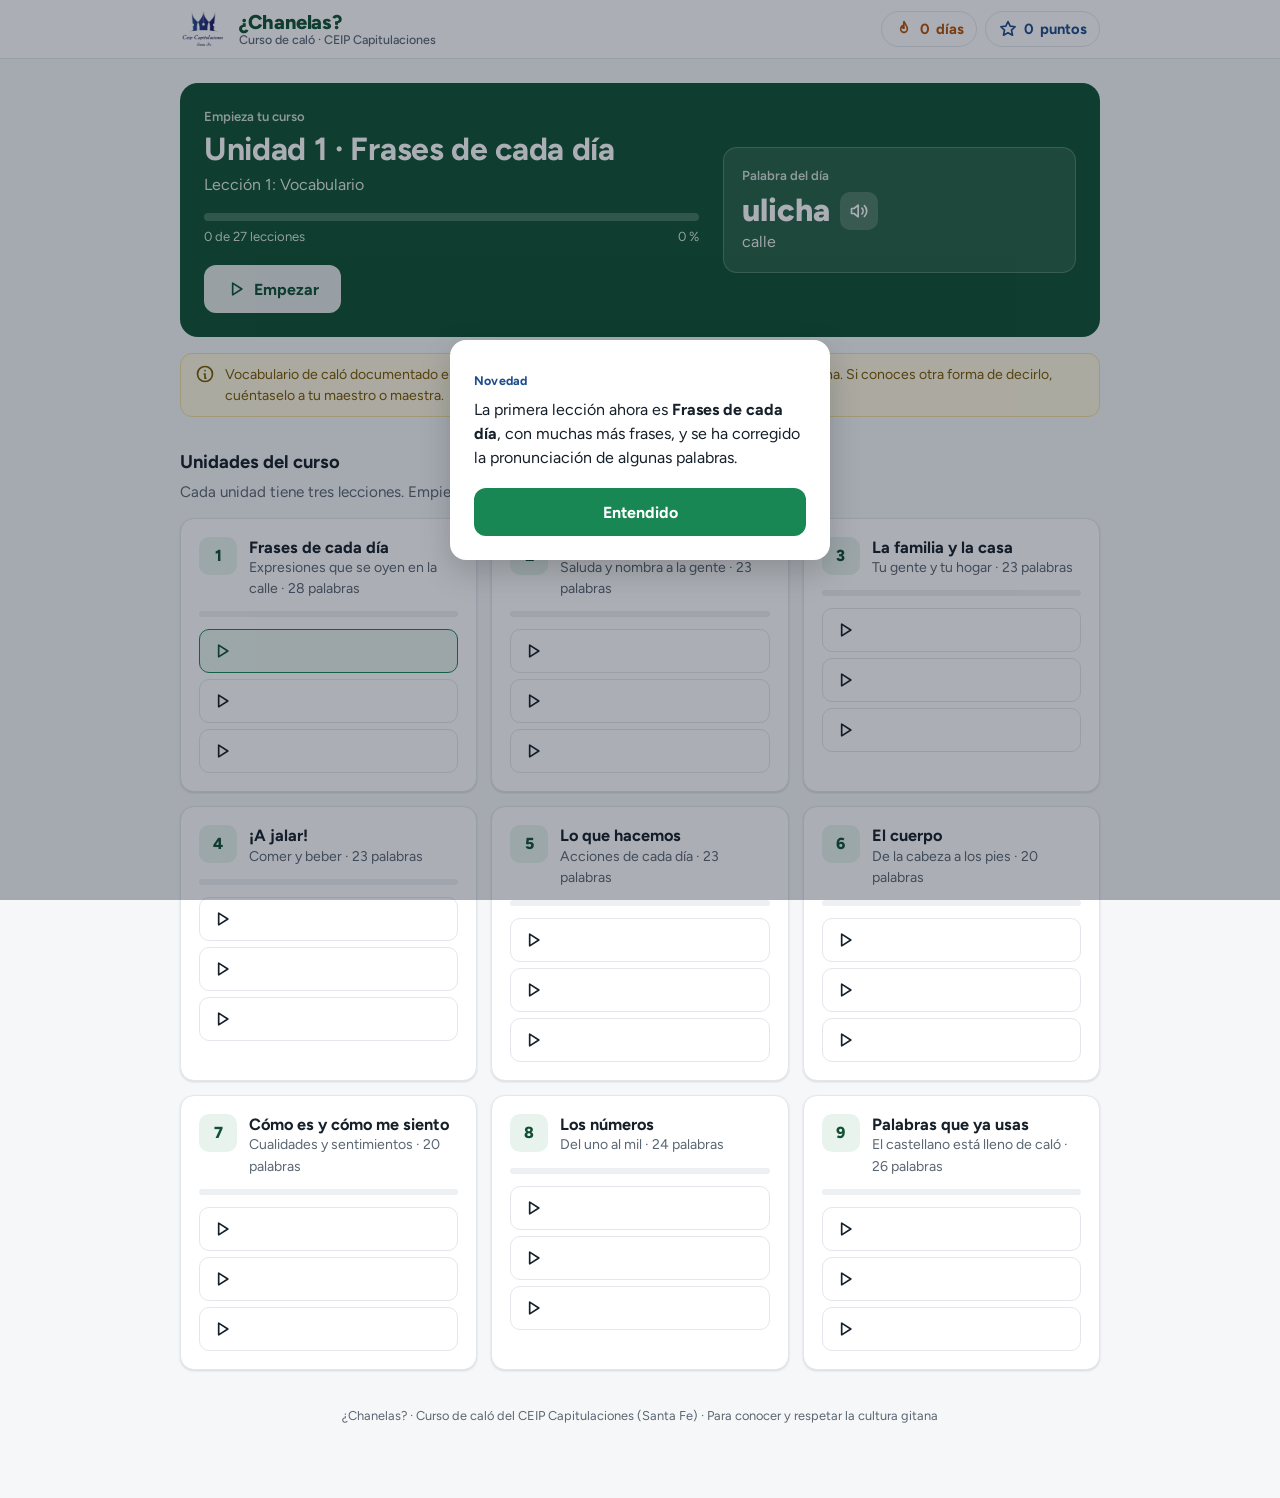
<file: chanelas/index.html>
<!DOCTYPE html>
<html lang="es">
<head>
<meta charset="UTF-8">
<meta name="viewport" content="width=device-width, initial-scale=1">
<meta name="theme-color" content="#0f5132">
<title>¿Chanelas? · Curso de caló</title>
<link href="https://fonts.googleapis.com/css2?family=Figtree:wght@400;500;600;700;800&display=swap" rel="stylesheet">
<style>
/*
VOICE: un curso de idiomas serio y cercano, como una escuela de idiomas, no un juego infantil.
IDEA: el cuaderno de un curso de idiomas: unidades, lecciones y progreso medible.
PICTURE: la tarjeta «Continúa donde lo dejaste» con su barra de progreso y la palabra del día.
COLOUR and TYPE: verde profundo de la bandera gitana como color principal, azul cielo de apoyo, rojo de la rueda como acento; Figtree.
LAYOUT: cabecera fija, tarjeta de continuar, lista de unidades con progreso; lección a pantalla completa con pie de corrección.
*/
:root{--verde:#0f5132;--verde2:#198754;--verde-cl:#e8f3ee;--azul:#1e4d8c;--azul-cl:#eaf1fb;--rojo:#b4232c;--rojo-cl:#fbeaea;
--tinta:#16202a;--sec:#5b6673;--linea:#e3e7ec;--fondo:#f6f7f9;--blanco:#fff;--ok:#198754;--okcl:#e7f5ee;--mal:#b4232c;--malcl:#fbeaea;
--r:14px;--sombra:0 1px 2px rgba(16,24,40,.06),0 1px 3px rgba(16,24,40,.08)}
*{box-sizing:border-box;min-width:0}
body{margin:0;font:16px/1.5 'Figtree',system-ui,sans-serif;color:var(--tinta);background:var(--fondo);overflow-x:clip}
button{font-family:inherit}
svg.i{width:20px;height:20px;stroke:currentColor;fill:none;stroke-width:2;stroke-linecap:round;stroke-linejoin:round;flex:none}
header{position:sticky;top:0;z-index:5;background:var(--blanco);border-bottom:1px solid var(--linea)}
.hdr{max-width:960px;margin:0 auto;display:flex;align-items:center;gap:12px;padding:10px 20px}
.hdr img{height:38px;width:auto}
.marca{font-weight:800;font-size:1.25rem;letter-spacing:-.01em;color:var(--verde);line-height:1.1}
.marca small{display:block;font-weight:500;font-size:.78rem;color:var(--sec);letter-spacing:0}
.stats{margin-left:auto;display:flex;gap:8px}
.stat{display:flex;align-items:center;gap:6px;padding:6px 12px;border:1px solid var(--linea);border-radius:999px;font-weight:700;font-size:.92rem}
.stat.fuego{color:#b45309}.stat.xp{color:var(--azul)}
main{max-width:960px;margin:0 auto;padding:24px 20px 60px}
.hero{background:var(--verde);color:#fff;border-radius:18px;padding:24px;display:grid;grid-template-columns:minmax(0,1.4fr) minmax(0,1fr);gap:24px;align-items:center}
.hero .eti{font-size:.82rem;font-weight:600;opacity:.8}
.hero h1{margin:4px 0 6px;font-size:clamp(1.5rem,3.2vw,2rem);line-height:1.15;letter-spacing:-.01em}
.hero p{margin:0 0 16px;opacity:.88}
.pb{height:8px;background:rgba(255,255,255,.22);border-radius:999px;overflow:hidden}
.pb i{display:block;height:100%;background:#fff;border-radius:999px}
.pbt{display:flex;justify-content:space-between;font-size:.82rem;opacity:.85;margin-top:6px}
.btn{display:inline-flex;align-items:center;justify-content:center;gap:8px;background:var(--verde2);color:#fff;border:none;border-radius:12px;padding:12px 22px;font-weight:700;font-size:1rem;cursor:pointer;min-height:48px;transition:background .15s,transform .1s}
.btn:hover{background:#146c43}.btn:active{transform:scale(.98)}
.btn:disabled{background:#c5ccd3;color:#fff;cursor:not-allowed}
.btn.blanco{background:#fff;color:var(--verde)}.btn.blanco:hover{background:#eef5f1}
.btn.rojo{background:var(--rojo)}.btn.rojo:hover{background:#951c24}
.btn:focus-visible,.opc:focus-visible,.ficha:focus-visible,.lec:focus-visible,.cerrar:focus-visible,.audio:focus-visible{outline:3px solid #f5b301;outline-offset:2px}
.dia{background:rgba(255,255,255,.1);border:1px solid rgba(255,255,255,.2);border-radius:14px;padding:18px}
.dia .eti{margin-bottom:6px}
.dia .pal{font-size:2rem;font-weight:800;line-height:1.1;display:flex;align-items:center;gap:10px}
.dia .sig{opacity:.9}
.dia button{background:rgba(255,255,255,.18);border:none;color:#fff;border-radius:10px;width:38px;height:38px;display:inline-flex;align-items:center;justify-content:center;cursor:pointer}
h2.sec{font-size:1.15rem;margin:32px 0 4px}
p.secd{color:var(--sec);margin:0 0 14px;font-size:.95rem}
.aviso{display:flex;gap:10px;align-items:flex-start;font-size:.88rem;color:#7a5a00;background:#fff8e1;border:1px solid #f3dfa2;border-radius:12px;padding:10px 14px;margin-top:16px}
.unidades{display:grid;grid-template-columns:repeat(auto-fill,minmax(280px,1fr));gap:14px}
.uni{background:var(--blanco);border:1px solid var(--linea);border-radius:var(--r);padding:18px;box-shadow:var(--sombra);display:flex;flex-direction:column;gap:12px}
.uni.bloq{opacity:.62}
.uni .top{display:flex;gap:12px;align-items:flex-start}
.num{width:38px;height:38px;border-radius:10px;background:var(--verde-cl);color:var(--verde);font-weight:800;display:flex;align-items:center;justify-content:center;flex:none}
.uni.hecha .num{background:var(--verde);color:#fff}
.uni h3{margin:0;font-size:1.02rem;line-height:1.25}
.uni .d{color:var(--sec);font-size:.88rem}
.upb{height:6px;background:#edf0f3;border-radius:999px;overflow:hidden}
.upb i{display:block;height:100%;background:var(--verde2);border-radius:999px}
.lecs{display:flex;flex-direction:column;gap:6px}
.lec{display:flex;align-items:center;gap:10px;width:100%;text-align:left;background:#fff;border:1px solid var(--linea);border-radius:10px;padding:9px 12px;font-size:.92rem;font-weight:600;color:var(--tinta);cursor:pointer;min-height:44px}
.lec:hover:not(:disabled){border-color:#b9c4cf;background:#fafbfc}
.lec:disabled{cursor:not-allowed;color:#9aa4ae}
.lec .est{margin-left:auto;color:var(--sec);display:flex}
.lec.hecha .est{color:var(--verde2)}
.lec.actual{border-color:var(--verde2);background:var(--verde-cl);color:var(--verde)}
.pie{text-align:center;font-size:.8rem;color:var(--sec);margin-top:36px}
/* Lección */
.leccion{position:fixed;inset:0;background:#fff;z-index:20;display:none;flex-direction:column}
.leccion.on{display:flex}
.lcab{display:flex;align-items:center;gap:16px;padding:14px 20px;max-width:820px;width:100%;margin:0 auto}
.cerrar{background:none;border:none;color:var(--sec);cursor:pointer;width:44px;height:44px;border-radius:10px;display:flex;align-items:center;justify-content:center}
.cerrar:hover{background:#f1f3f5}
.barra{flex:1;height:10px;background:#edf0f3;border-radius:999px;overflow:hidden}
.barra i{display:block;height:100%;width:0;background:var(--verde2);border-radius:999px;transition:width .35s}
.vidas{display:flex;align-items:center;gap:5px;font-weight:700;color:var(--rojo)}
.vidas svg{fill:var(--rojo);stroke:none}
.lcuerpo{flex:1;overflow-y:auto;padding:12px 20px 24px;max-width:820px;width:100%;margin:0 auto}
.tipo{font-size:.78rem;font-weight:700;color:var(--azul);letter-spacing:.02em;margin-top:8px}
.consigna{font-size:1.5rem;font-weight:800;margin:4px 0 22px;line-height:1.25;letter-spacing:-.01em}
.consigna u{text-decoration:none;color:var(--verde);border-bottom:2px solid #a9d3bd}
.pregunta{display:flex;align-items:center;gap:12px;margin-bottom:22px}
.palabra{font-size:1.6rem;font-weight:800;padding:10px 18px;border:1px solid var(--linea);border-radius:12px;background:#fafbfc}
.audio{background:var(--azul-cl);color:var(--azul);border:none;border-radius:12px;width:48px;height:48px;cursor:pointer;display:inline-flex;align-items:center;justify-content:center;flex:none}
.audio:hover{background:#dbe7f7}
.audio.grande{width:96px;height:96px;border-radius:20px}.audio.grande svg{width:40px;height:40px}
.opciones{display:grid;grid-template-columns:repeat(auto-fit,minmax(170px,1fr));gap:10px}
.opc{background:#fff;border:1.5px solid var(--linea);border-radius:12px;padding:14px 16px;font-size:1.05rem;font-weight:600;color:var(--tinta);cursor:pointer;min-height:56px;text-align:left;display:flex;align-items:center;gap:10px}
.opc .k{width:26px;height:26px;border:1.5px solid var(--linea);border-radius:7px;font-size:.8rem;color:var(--sec);display:flex;align-items:center;justify-content:center;flex:none}
.opc:hover{border-color:#b9c4cf}
.opc.sel{border-color:var(--azul);background:var(--azul-cl)}.opc.sel .k{border-color:var(--azul);color:var(--azul)}
.opc.ok{border-color:var(--ok);background:var(--okcl)}.opc.mal{border-color:var(--mal);background:var(--malcl)}
.opc.hecho{opacity:.35;pointer-events:none}
.pares{display:grid;grid-template-columns:1fr 1fr;gap:10px}.pares .col{display:flex;flex-direction:column;gap:10px}
.zona{min-height:64px;border-bottom:1.5px solid var(--linea);padding:8px 0 12px;display:flex;flex-wrap:wrap;gap:8px;margin-bottom:18px}
.banco{display:flex;flex-wrap:wrap;gap:8px}
.ficha{background:#fff;border:1.5px solid var(--linea);border-radius:10px;padding:8px 14px;font-size:1.02rem;font-weight:600;cursor:pointer;color:var(--tinta);min-height:44px}
.ficha:hover{border-color:#b9c4cf}.ficha.usada{visibility:hidden}
.escribir{width:100%;font:600 1.2rem 'Figtree';padding:14px 16px;border:1.5px solid var(--linea);border-radius:12px;background:#fff;color:var(--tinta)}
.escribir:focus{outline:none;border-color:var(--azul);box-shadow:0 0 0 3px var(--azul-cl)}
.tarjeta{border:1px solid var(--linea);border-radius:16px;padding:28px;text-align:center;max-width:460px;margin:10px auto;box-shadow:var(--sombra)}
.tarjeta .cal{font-size:2.6rem;font-weight:800;color:var(--verde);line-height:1.1;letter-spacing:-.01em}
.tarjeta .sig{font-size:1.15rem;color:var(--sec);margin:6px 0 16px}
.lpie{border-top:1px solid var(--linea);padding:16px 20px;transition:background .2s}
.lpie .dentro{max-width:820px;margin:0 auto;display:flex;align-items:center;gap:14px;flex-wrap:wrap}
.lpie.ok{background:var(--okcl);border-color:#b8e0c9}.lpie.mal{background:var(--malcl);border-color:#f0c2c4}
.feedback{flex:1;display:flex;gap:12px;align-items:center;font-weight:700;font-size:1.05rem}
.feedback .ic{width:40px;height:40px;border-radius:50%;display:flex;align-items:center;justify-content:center;color:#fff;flex:none}
.lpie.ok .feedback{color:#0f5132}.lpie.ok .ic{background:var(--ok)}
.lpie.mal .feedback{color:#7a1a20}.lpie.mal .ic{background:var(--mal)}
.feedback small{display:block;font-weight:500;font-size:.95rem}
.fin{text-align:center;padding:40px 10px}
.fin .sello{width:84px;height:84px;border-radius:50%;background:var(--verde-cl);color:var(--verde);display:flex;align-items:center;justify-content:center;margin:0 auto}
.fin .sello svg{width:42px;height:42px}
.fin h2{font-size:1.8rem;margin:16px 0 4px;letter-spacing:-.01em}
.fin p{color:var(--sec);margin:0}
.kpis{display:flex;gap:12px;justify-content:center;flex-wrap:wrap;margin:24px 0}
.kpi{border:1px solid var(--linea);border-radius:12px;padding:12px 20px;min-width:120px;text-align:left}
.kpi .t{font-size:.8rem;color:var(--sec);font-weight:600}.kpi b{display:block;font-size:1.5rem}
.sacude{animation:sac .3s}@keyframes sac{25%{transform:translateX(-6px)}75%{transform:translateX(6px)}}
@media(max-width:700px){.hero{grid-template-columns:1fr}.stat span.lbl{display:none}}
@media(max-width:480px){.hdr img{display:none}.consigna{font-size:1.25rem}}
@media (prefers-reduced-motion:reduce){*{animation:none!important;transition:none!important}}
</style>
</head>
<body>
<header><div class="hdr">
  <img src="[data-uri]" alt="Logo del CEIP Capitulaciones" width="44" height="38">
  <div class="marca">¿Chanelas?<small>Curso de caló · CEIP Capitulaciones</small></div>
  <div class="stats"><span class="stat fuego" title="Días seguidos"><svg class="i" viewBox="0 0 24 24"><path d="M12 3c1 3 4 5 4 9a4 4 0 0 1-8 0c0-2 1-3 2-4 0 2 1 3 2 3 0-3-1-5 0-8z"/></svg><b id="sRacha">0</b><span class="lbl">días</span></span>
  <span class="stat xp" title="Puntos de experiencia"><svg class="i" viewBox="0 0 24 24"><path d="m12 3 2.6 5.6 6 .7-4.4 4.1 1.2 6L12 16.5 6.6 19.4l1.2-6L3.4 9.3l6-.7z"/></svg><b id="sXp">0</b><span class="lbl">puntos</span></span></div>
</div></header>
<main id="inicio"></main>

<section class="leccion" id="leccion" role="dialog" aria-modal="true" aria-label="Lección">
  <div class="lcab"><button class="cerrar" id="bCerrar" aria-label="Salir de la lección"><svg class="i" viewBox="0 0 24 24"><path d="M6 6l12 12M18 6 6 18"/></svg></button>
    <div class="barra" role="progressbar" aria-label="Progreso de la lección"><i id="progreso"></i></div>
    <div class="vidas" id="vidas" aria-label="Vidas"></div></div>
  <div class="lcuerpo" id="ejercicio"></div>
  <div class="lpie" id="pie"><div class="dentro"><div class="feedback" id="feedback"></div><button class="btn" id="bComprobar" disabled>Comprobar</button></div></div>
</section>

<script>
{
/* Vocabulario de caló documentado en diccionarios (muchas palabras están en el DLE como gitanismos).
   Pendiente de revisión por personas de la comunidad gitana. */
const UNIDADES=[
 {id:'u9',t:'Frases de cada día',d:'Expresiones que se oyen en la calle',ico:'💬',col:'#b45309',expr:true,
  w:[['me las piro','me voy'],['¡qué chachi!','¡qué bien!'],['achanta la mui','cállate'],['estoy sin parné','no tengo dinero'],['¡qué lache!','¡qué vergüenza!'],['no chanelo','no entiendo'],['me voy a sobar','me voy a dormir'],['¡qué bají!','¡qué suerte!'],['¡qué jindama!','¡qué miedo!'],['es la pura chachipé','es la pura verdad'],['¡qué fetén!','¡qué estupendo!'],['está chalado','está loco'],['no me cameles','no me engatuses'],['eso es un paripé','eso es fingido'],['¡menudo canguelo!','¡menudo miedo!'],['vamos a jamar','vamos a comer'],['¡diquela!','¡mira!'],['¡najaos!','¡idos!'],['me lo he currado','me he esforzado mucho'],['¡qué chungo!','¡qué difícil!'],['con mucho postín','con mucho lujo'],['ese andoba','ese tipo'],['¿qué pasa, gachó?','¿qué pasa, hombre?'],['¿chanelas?','¿entiendes?'],['díñame pañí','dame agua'],['vamos a currar','vamos a trabajar'],['no tengo ni un parné','no tengo nada de dinero'],['me voy a jalar','me voy a comer']],
  f:[['¿Qué pasa, gachó?','¿Qué pasa, hombre?'],['¿Chanelas?','¿Entiendes?'],['¡Sastipén!','¡Salud!'],['Díñame pañí','Dame agua'],['Me voy a jalar','Me voy a comer'],['Vamos a currar','Vamos a trabajar'],['Tengo mucha jindama','Tengo mucho miedo'],['Esto está muy chungo','Esto está muy difícil'],['No tengo ni un parné','No tengo nada de dinero'],['¡Qué chipén!','¡Qué estupendo!'],['Me duelen los pinreles','Me duelen los pies'],['Me voy a sobar a la piltra','Me voy a dormir a la cama'],['Ese chaval está chalado','Ese chico está loco'],['¡Qué andoba más raro!','¡Qué tipo más raro!'],['Mi bato y mi dai','Mi padre y mi madre'],['¡Najaos de aquí!','¡Idos de aquí!'],['Diquela qué chaval','Mira qué chico'],['Me la ha camelado','La ha convencido'],['Eso es chachi','Eso es estupendo'],['Me piro, que es tarde','Me voy, que es tarde'],['¡Qué lache me da!','¡Qué vergüenza me da!'],['Me las piro a mi quer','Me voy a mi casa'],['¡Qué chachi, chaval!','¡Qué bien, chico!'],['Estoy sin parné','No tengo dinero'],['No chanelo nada','No entiendo nada'],['Achanta la mui, gachó','Cállate, hombre'],['¡Qué bají has tenido!','¡Qué suerte has tenido!'],['Me voy a sobar un rato','Me voy a dormir un rato'],['Eso es la pura chachipé','Eso es la pura verdad']]},
 {id:'u1',t:'¡Sastipén! Las personas',d:'Saluda y nombra a la gente',ico:'👋',col:'#16a34a',
  w:[['sastipén','¡salud! (saludo)'],['chavó','niño, chico'],['chaví','niña, chica'],['churumbel','niño pequeño'],['calé','gitano'],['calí','gitana'],['gachó','hombre no gitano'],['gachí','mujer no gitana'],['menda','yo'],['manú','hombre'],['monró','amigo'],['monrí','amiga'],['plal','hermano'],['penchí','hermana'],['eraño','señor'],['eraní','señora'],['bedoró','muchacho'],['lumí','muchacha'],['puró','anciano'],['purí','anciana'],['candoné','compañero'],['duquendió','maestro'],['crallí','rey']],
  f:[['¡Sastipén, chavó!','¡Hola, chico!'],['La chaví es calí','La niña es gitana'],['Menda es calé','Yo soy gitano'],['El churumbel y la chaví','El niño pequeño y la niña'],['¿Qué pasa, gachó?','¿Qué pasa, hombre?']]},
 {id:'u2',t:'La familia y la casa',d:'Tu gente y tu hogar',ico:'🏠',col:'#2563eb',
  w:[['bato','padre'],['dai','madre'],['quer','casa'],['chuquel','perro'],['gras','caballo'],['paruñó','abuelo'],['paruñí','abuela'],['chaboró','hijo'],['chaborí','hija'],['rom','marido'],['romí','esposa'],['bundal','puerta'],['berdacuñí','ventana'],['piltra','cama'],['sallé','mesa'],['bestí','silla'],['yaque','fuego'],['machicó','gato'],['cañí','gallina'],['grel','burro'],['ulicha','calle'],['clichí','llave'],['cangalló','carro']],
  f:[['Mi bato y mi dai','Mi padre y mi madre'],['El chuquel está en el quer','El perro está en la casa'],['Mi bato tiene un gras','Mi padre tiene un caballo'],['Me voy a mi quer','Me voy a mi casa'],['Mi dai me camela mucho','Mi madre me quiere mucho']]},
 {id:'u3',t:'¡A jalar!',d:'Comer y beber',ico:'🍞',col:'#dc2626',
  w:[['jalar','comer'],['jamar','comer'],['manró','pan'],['pañí','agua'],['diñar','dar'],['mas','carne'],['mol','vino'],['chutí','leche'],['anró','huevo'],['lon','sal'],['maché','pescado'],['quirá','queso'],['ampio','aceite'],['draca','uva'],['poba','manzana'],['piyar','beber'],['boquí','hambre'],['japillí','sed'],['jallipén','comida'],['sirí','ajo'],['purimí','cebolla'],['letaya','aceituna'],['bujarí','patata']],
  f:[['El chavó jala manró','El niño come pan'],['Díñame pañí','Dame agua'],['Vamos a jamar','Vamos a comer'],['¿Has jalado ya?','¿Has comido ya?'],['Tengo ganas de jalar','Tengo ganas de comer']]},
 {id:'u4',t:'Lo que hacemos',d:'Acciones de cada día',ico:'🏃',col:'#7c3aed',
  w:[['currar','trabajar'],['sobar','dormir'],['najarse','irse'],['chanelar','saber, entender'],['diquelar','mirar'],['naquerar','hablar'],['camelar','querer'],['gibelar','cantar'],['quelar','bailar'],['abillar','venir'],['chalar','ir'],['junelar','oír'],['penar','decir'],['ustilar','coger'],['orotar','buscar'],['orobar','llorar'],['ficar','jugar'],['libanar','escribir'],['lirenar','leer'],['apuchelar','vivir'],['sonsibelar','callar'],['bestelar','sentar'],['liquerar','llevar']],
  f:[['Mi bato curra mucho','Mi padre trabaja mucho'],['Me najo a mi quer','Me voy a mi casa'],['¿Chanelas caló?','¿Sabes caló?'],['Diquela al chuquel','Mira al perro'],['El churumbel soba','El niño pequeño duerme'],['No chanelo nada','No entiendo nada'],['Me voy a sobar','Me voy a dormir'],['¡Diquela eso!','¡Mira eso!']]},
 {id:'u5',t:'El cuerpo',d:'De la cabeza a los pies',ico:'🙆',col:'#0891b2',
  w:[['jeró','cabeza'],['sacais','ojos'],['pinreles','pies'],['mui','boca'],['bastes','manos'],['murcia','brazo'],['jeriá','pierna'],['naquí','nariz'],['can','oreja'],['dranés','dientes'],['bal','pelo'],['angustí','dedo'],['poriá','barriga'],['palá','espalda'],['chipe','lengua'],['garlo','cuello'],['arate','sangre'],['ñai','uña'],['chanclí','rodilla'],['tesquera','frente']],
  f:[['Me duelen los pinreles','Me duelen los pies'],['Tiene unos sacais bonitos','Tiene unos ojos bonitos'],['¡Achanta la mui!','¡Cierra la boca!']]},
 {id:'u6',t:'Cómo es y cómo me siento',d:'Cualidades y sentimientos',ico:'⭐',col:'#ea580c',
  w:[['parné','dinero'],['chachipé','verdad'],['chungo','malo'],['chipén','estupendo'],['jindama','miedo'],['lache','vergüenza'],['bají','suerte'],['lachó','bueno'],['nasaló','enfermo'],['baró','grande'],['chinorré','pequeño'],['chorré','feo'],['jelí','amor'],['charabaró','triste'],['balbaló','rico'],['chororó','pobre'],['barojil','frío'],['jachá','calor'],['dililó','tonto'],['lilo','loco']],
  f:[['Eso es chachipé','Eso es verdad'],['¡Qué chipén!','¡Qué estupendo!'],['Menda no tiene jindama','Yo no tengo miedo'],['¡Mucha bají!','¡Mucha suerte!'],['Estoy sin parné','No tengo dinero'],['¡Qué lache!','¡Qué vergüenza!'],['Esto está muy chungo','Esto está muy difícil'],['Es la pura chachipé','Es la pura verdad']]},
 {id:'u7',t:'Los números',d:'Del uno al mil',ico:'🔢',col:'#0d9488',
  w:[['yeque','uno'],['dui','dos'],['trin','tres'],['ostar','cuatro'],['panche','cinco'],['jobe','seis'],['eftá','siete'],['otor','ocho'],['esnia','nueve'],['deque','diez'],['yesdeque','once'],['duideque','doce'],['trindeque','trece'],['ostardeque','catorce'],['panchedeque','quince'],['jobedeque','dieciséis'],['esterdeque','diecisiete'],['otordeque','dieciocho'],['bin','veinte'],['trianda','treinta'],['ostardí','cuarenta'],['panchardí','cincuenta'],['gres','cien'],['jazaré','mil']],
  f:[['Tengo trin chuqueles','Tengo tres perros'],['Dui chavós y yeque chaví','Dos niños y una niña'],['Tengo deque angustís','Tengo diez dedos'],['Mi bato tiene panche gras','Mi padre tiene cinco caballos'],['Tengo deque años','Tengo diez años']]},
 {id:'u8',t:'Palabras que ya usas',d:'El castellano está lleno de caló',ico:'🎁',col:'#db2777',especial:true,
  w:[['chaval','chico (del caló «chavó»)'],['currar','trabajar'],['chungo','malo, difícil'],['canguelo','miedo'],['parné','dinero'],['pirarse','irse'],['menda','yo (mi persona)'],['camelar','querer, convencer'],['chachi','estupendo'],['gachó','hombre, tío'],['gachí','mujer, chica'],['mangar','robar'],['chorizo','ladrón'],['gilí','tonto'],['lache','vergüenza'],['jamar','comer'],['pinreles','pies'],['fetén','lo mejor, estupendo'],['chalado','loco'],['paripé','fingimiento'],['churumbel','niño pequeño'],['postín','lujo, presunción'],['andoba','tipo, individuo'],['diquelar','mirar'],['najarse','irse corriendo'],['chanelar','entender']],
  f:[]}
];
const NO_CALO=['mesa','ventana','libro','camino','flor','árbol','silla','campo','montaña','zapato','pelota','cuaderno'];
const LECC=['Vocabulario','Práctica','Frases'],EJ=10;

const IC={
 audio:'<svg class="i" viewBox="0 0 24 24"><path d="M11 5 6 9H3v6h3l5 4z"/><path d="M15.5 8.5a5 5 0 0 1 0 7M18.5 5.5a9 9 0 0 1 0 13"/></svg>',
 check:'<svg class="i" viewBox="0 0 24 24"><path d="m5 12 5 5 9-10"/></svg>',
 x:'<svg class="i" viewBox="0 0 24 24"><path d="M6 6l12 12M18 6 6 18"/></svg>',
 lock:'<svg class="i" viewBox="0 0 24 24"><rect x="5" y="11" width="14" height="9" rx="2"/><path d="M8 11V8a4 4 0 0 1 8 0v3"/></svg>',
 play:'<svg class="i" viewBox="0 0 24 24"><path d="M8 5v14l11-7z"/></svg>',
 libro:'<svg class="i" viewBox="0 0 24 24"><path d="M4 5a2 2 0 0 1 2-2h13v16H6a2 2 0 0 0-2 2z"/><path d="M4 19V5"/></svg>',
 corazon:'<svg class="i" viewBox="0 0 24 24" width="20" height="20"><path d="M12 20s-7-4.4-7-10a4 4 0 0 1 7-2.6A4 4 0 0 1 19 10c0 5.6-7 10-7 10z"/></svg>',
 premio:'<svg class="i" viewBox="0 0 24 24"><circle cx="12" cy="9" r="6"/><path d="m8.5 14-1.5 7 5-3 5 3-1.5-7"/></svg>',
 info:'<svg class="i" viewBox="0 0 24 24"><circle cx="12" cy="12" r="9"/><path d="M12 8h.01M11 12h1v5h1"/></svg>'
};

/* ---------- Progreso ---------- */
const K='chanelas-v1';let S={hechas:{},xp:0,racha:0,ultimo:'',vistas:{}};
try{const g=localStorage.getItem(K);if(g)S=Object.assign(S,JSON.parse(g));}catch(e){}
const guardar=()=>{try{localStorage.setItem(K,JSON.stringify(S));}catch(e){}};
const hoy=()=>new Date().toISOString().slice(0,10),ayer=()=>new Date(Date.now()-864e5).toISOString().slice(0,10);
const $=s=>document.querySelector(s);
const esc=s=>String(s).replace(/[&<>"]/g,c=>({'&':'&amp;','<':'&lt;','>':'&gt;','"':'&quot;'}[c]));
const mezclar=a=>{a=[...a];for(let i=a.length-1;i>0;i--){const j=Math.floor(Math.random()*(i+1));[a[i],a[j]]=[a[j],a[i]];}return a;};
const azar=a=>a[Math.floor(Math.random()*a.length)];
const norm=s=>String(s).toLowerCase().normalize('NFD').replace(/[̀-ͯ]/g,'').replace(/[¡!¿?.,«»]/g,'').replace(/\s+/g,' ').trim();
const TODAS=UNIDADES.filter(u=>!u.expr).flatMap(u=>u.w.map(w=>({c:w[0],e:w[1]}))),EXPR=UNIDADES.filter(u=>u.expr).flatMap(u=>u.w.map(w=>({c:w[0],e:w[1]}))),FRASES=UNIDADES.flatMap(u=>u.f);

/* ---------- Inicio ---------- */
function siguiente(){for(let u=0;u<UNIDADES.length;u++)for(let l=0;l<LECC.length;l++)if(!S.hechas[UNIDADES[u].id+'-'+l])return {u,l};return null;}
function pintarInicio(){if(S.ultimo&&S.ultimo!==hoy()&&S.ultimo!==ayer())S.racha=0;
  $('#sRacha').textContent=S.racha;$('#sXp').textContent=S.xp;
  const total=UNIDADES.length*LECC.length,hechas=Object.keys(S.hechas).length,sig=siguiente(),pct=Math.round(hechas/total*100);
  const dia=TODAS[Math.floor(Date.now()/864e5)%TODAS.length];
  let h=`<section class="hero"><div><div class="eti">${sig?(hechas?'Continúa donde lo dejaste':'Empieza tu curso'):'Curso completado'}</div>
   <h1>${sig?`Unidad ${sig.u+1} · ${esc(UNIDADES[sig.u].t)}`:'¡Enhorabuena! Ya chanelas caló'}</h1>
   <p>${sig?`Lección ${sig.l+1}: ${LECC[sig.l]}`:'Puedes repasar cualquier lección cuando quieras.'}</p>
   <div class="pb" aria-hidden="true"><i style="width:${pct}%"></i></div><div class="pbt"><span>${hechas} de ${total} lecciones</span><span>${pct} %</span></div>
   ${sig?`<p style="margin:18px 0 0"><button class="btn blanco" id="bSeguir">${IC.play}${hechas?'Continuar':'Empezar'}</button></p>`:''}</div>
   <div class="dia"><div class="eti">Palabra del día</div><div class="pal">${esc(dia.c)}<button id="bDia" aria-label="Escuchar la palabra del día">${IC.audio}</button></div><div class="sig">${esc(dia.e)}</div></div></section>
  <div class="aviso">${IC.info}<span>Vocabulario de caló documentado en diccionarios y <b>pendiente de revisión</b> por la comunidad gitana. Si conoces otra forma de decirlo, cuéntaselo a tu maestro o maestra.</span></div>
  <h2 class="sec">Unidades del curso</h2><p class="secd">Cada unidad tiene tres lecciones. Empieza por la que quieras.</p><div class="unidades">`;
  let abierta=true;
  UNIDADES.forEach((u,ui)=>{const n=LECC.filter((_,l)=>S.hechas[u.id+'-'+l]).length,bloq=false;
    h+=`<article class="uni ${n===LECC.length?'hecha':''} ${bloq?'bloq':''}"><div class="top"><div class="num">${n===LECC.length?IC.check:ui+1}</div><div><h3>${esc(u.t)}</h3><div class="d">${esc(u.d)} · ${u.w.length} palabras</div></div></div>
     <div class="upb" aria-label="${n} de ${LECC.length} lecciones"><i style="width:${n/LECC.length*100}%"></i></div><div class="lecs">`;
    LECC.forEach((nom,l)=>{const id=u.id+'-'+l,hecha=S.hechas[id],act=sig&&sig.u===ui&&sig.l===l,ok=hecha||act;
      h+=`<button class="lec ${hecha?'hecha':''} ${act?'actual':''}" data-u="${ui}" data-l="${l}" ${l+1}. ${nom}<span class="est">${hecha?IC.check:IC.play}</span></button>`;});
    h+='</div></article>';if(n<LECC.length)abierta=false;});
  h+=`</div><p class="pie">¿Chanelas? · Curso de caló del CEIP Capitulaciones (Santa Fe) · Para conocer y respetar la cultura gitana</p>`;
  $('#inicio').innerHTML=h;
  if(sig)$('#bSeguir').onclick=()=>empezar(sig.u,sig.l);$('#bDia').onclick=()=>hablar(dia.c);}
$('#inicio').addEventListener('click',e=>{const b=e.target.closest('.lec');if(b&&!b.disabled)empezar(+b.dataset.u,+b.dataset.l);});

/* ---------- Voz y sonido ---------- */
const PRON={dui:'dúi',jobe:'jóbe',mui:'muí',yeque:'yéque',otor:'otór',ostar:'ostár',panche:'pánche',esnia:'ésnia',deque:'déque',gres:'grés',bin:'bín',trin:'trín',quer:'quér',dai:'dái',bato:'báto',lon:'lón',mas:'más',can:'cán',bal:'bál',rom:'róm',plal:'plál',jachá:'jachá',bají:'bají',lilo:'lílo',ficar:'ficár',penar:'penár',chalar:'chalár',piyar:'piyár',jobedeque:'jobedéque',yesdeque:'yesdéque',duideque:'duidéque'};
let VOZ=null;const buscaVoz=()=>{try{const vs=speechSynthesis.getVoices();VOZ=vs.find(v=>/^es[-_]ES/i.test(v.lang))||vs.find(v=>/^es/i.test(v.lang))||null;}catch(e){}};buscaVoz();try{speechSynthesis.onvoiceschanged=buscaVoz;}catch(e){}
const pron=t=>String(t).replace(/[a-záéíóúñü]+/gi,w=>PRON[w.toLowerCase()]||w);
function hablar(t){try{speechSynthesis.cancel();if(!VOZ)buscaVoz();const u=new SpeechSynthesisUtterance(pron(t));u.lang='es-ES';u.rate=.82;if(VOZ)u.voice=VOZ;speechSynthesis.speak(u);}catch(e){}}
let AC;function son(t){try{AC=AC||new (window.AudioContext||window.webkitAudioContext)();const ns=t==='ok'?[740,988]:t==='fin'?[523,659,784]:[262,208];
 ns.forEach((f,i)=>{const o=AC.createOscillator(),g=AC.createGain(),t0=AC.currentTime+i*.11;o.type='sine';o.frequency.value=f;g.gain.setValueAtTime(.0001,t0);g.gain.exponentialRampToValueAtTime(.15,t0+.02);g.gain.exponentialRampToValueAtTime(.0001,t0+.22);o.connect(g).connect(AC.destination);o.start(t0);o.stop(t0+.24);});}catch(e){}}

/* ---------- Lección ---------- */
let L=null,estado='responder',comprobar=null;
function empezar(ui,l){const u=UNIDADES[ui],todas=u.w.map(w=>({c:w[0],e:w[1]})),h=Math.ceil(todas.length/2),pal=l===0?todas.slice(0,h):l===1?todas.slice(h):todas,cola=[];
  if(l<2)pal.forEach(p=>{if(!S.vistas[p.c]){cola.push({t:'nueva',p});cola.push({t:u.especial?'origen':azar(['significado','acalo']),p});}});
  const tipos=u.especial?['origen','origen','significado','acalo','pares']:l===0?['significado','significado','acalo','pares','frase']:l===1?['acalo','pares','frase','fraseSig','significado','escribir']:['frase','fraseSig','frase','fraseSig','escribir','pares'];
  while(cola.filter(x=>x.t!=='nueva').length<EJ){const t=azar(tipos);if((t==='frase'||t==='fraseSig')&&!u.f.length)continue;cola.push({t,p:azar(pal)});}
  if(l===0&&cola.length>34)cola.length=34;
  L={ui,l,u,pal,cola,i:0,vidas:5,errores:0,base:cola.length};
  $('#leccion').classList.add('on');document.body.style.overflow='hidden';paso();}
function salir(){$('#leccion').classList.remove('on');document.body.style.overflow='';try{speechSynthesis.cancel();}catch(e){}L=null;pintarInicio();}
let avisoSalir=0;$('#bCerrar').onclick=()=>{if(!L||L.i<2||estado==='fin'||Date.now()-avisoSalir<4000)return salir();avisoSalir=Date.now();
  $('#feedback').innerHTML=`<span>¿Salir de la lección? Perderás lo hecho en ella.<small>Pulsa la ✕ otra vez para salir.</small></span>`;};
document.addEventListener('keydown',e=>{if(!L)return;if(e.key==='Escape')$('#bCerrar').click();else if(e.key==='Enter'&&!$('#bComprobar').disabled&&document.activeElement!==$('#bComprobar'))$('#bComprobar').click();});
function pintarVidas(){$('#vidas').innerHTML=IC.corazon+`<span>${L.vidas}</span>`;}
function paso(){const ej=L.cola[L.i];estado='responder';comprobar=null;
  $('#progreso').style.width=(L.i/L.cola.length*100)+'%';pintarVidas();
  $('#pie').className='lpie';$('#feedback').innerHTML='';const b=$('#bComprobar');b.textContent='Comprobar';b.disabled=true;b.className='btn';
  ({nueva:eNueva,significado:eSig,acalo:eACalo,fraseSig:eFraseSig,pares:ePares,frase:eFrase,escribir:eEscribir,origen:eOrigen})[ej.t](ej);}
function listo(fn){comprobar=fn;$('#bComprobar').disabled=false;}
$('#bComprobar').onclick=()=>{if(estado==='responder'&&comprobar)comprobar();
  else if(estado==='continuar'){L.i++;if(L.vidas<=0)return sinVidas();if(L.i>=L.cola.length)return fin();paso();}
  else if(estado==='fin')salir();else if(estado==='repetir'){const {ui,l}=L;empezar(ui,l);}};
function resultado(bien,sol,extra){estado='continuar';$('#pie').className='lpie '+(bien?'ok':'mal');
  if(bien){son('ok');$('#feedback').innerHTML=`<span class="ic">${IC.check}</span><span>${azar(['¡Muy bien!','¡Correcto!','¡Eso es!','¡Chachipé!'])}${extra?`<small>${esc(extra)}</small>`:''}</span>`;}
  else{son('mal');L.vidas--;L.errores++;pintarVidas();const c=$('#ejercicio');c.classList.add('sacude');setTimeout(()=>c.classList.remove('sacude'),350);
    $('#feedback').innerHTML=`<span class="ic">${IC.x}</span><span>Respuesta correcta:<small>${esc(sol)}</small></span>`;
    const ej=L.cola[L.i];if(L.cola.length<L.base+6)L.cola.push({...ej});}
  const b=$('#bComprobar');b.textContent='Continuar';b.disabled=false;b.className='btn'+(bien?'':' rojo');b.focus();}
const cab=(tipo,txt)=>`<div class="tipo">${tipo}</div><div class="consigna">${txt}</div>`;
function opciones(p,n=4){const v=new Set([p.c,p.e]),o=[];for(const x of mezclar(L&&L.u.expr?EXPR:TODAS)){if(v.has(x.c)||v.has(x.e))continue;v.add(x.c);v.add(x.e);o.push(x);if(o.length>=n-1)break;}return mezclar([p,...o]);}
const botones=(op,campo)=>`<div class="opciones">${op.map((o,k)=>`<button class="opc" data-k="${k}"><span class="k">${k+1}</span>${esc(o[campo])}</button>`).join('')}</div>`;
function elegir(op,fn){const cont=$('#ejercicio').querySelector('.opciones');const sel=k=>{if(estado!=='responder')return;cont.querySelectorAll('.opc').forEach((x,j)=>x.classList.toggle('sel',j===k));fn(k);};
  cont.onclick=e=>{const b=e.target.closest('.opc');if(b)sel(+b.dataset.k);};
  elegir.teclas=e=>{if(!L||estado!=='responder')return;const n=+e.key;if(n>=1&&n<=op.length)sel(n-1);};}
document.addEventListener('keydown',e=>{elegir.teclas&&elegir.teclas(e);});
function marcar(sel,ok,bien){const bs=document.querySelectorAll('.opciones .opc');bs[ok]&&bs[ok].classList.add('ok');if(!bien)bs[sel].classList.add('mal');}
function tipoOpc(op,p,campo,sol){let s=null;elegir(op,k=>{s=k;if(campo==='c')hablar(op[k].c);listo(()=>{const ok=op.findIndex(o=>o.c===p.c),bien=s===ok;marcar(s,ok,bien);resultado(bien,sol);});});}

function eNueva({p}){$('#ejercicio').innerHTML=`${cab('Palabra nueva','Aprende esta palabra')}<div class="tarjeta"><div class="cal">${esc(p.c)}</div><div class="sig">${esc(p.e)}</div><button class="audio" id="aud" aria-label="Escuchar">${IC.audio}</button></div>`;
  $('#aud').onclick=()=>hablar(p.c);hablar(p.c);S.vistas[p.c]=1;estado='continuar';const b=$('#bComprobar');b.textContent='Continuar';b.disabled=false;b.focus();}
function eSig({p}){const op=opciones(p);$('#ejercicio').innerHTML=`${cab('Vocabulario','¿Qué significa esta palabra?')}<div class="pregunta"><div class="palabra">${esc(p.c)}</div><button class="audio" id="aud" aria-label="Escuchar">${IC.audio}</button></div>${botones(op,'e')}`;
  $('#aud').onclick=()=>hablar(p.c);hablar(p.c);tipoOpc(op,p,'e',`${p.c} = ${p.e}`);}
function eACalo({p}){const op=opciones(p);$('#ejercicio').innerHTML=`${cab('Vocabulario',`¿Cómo se dice <u>${esc(p.e)}</u> en caló?`)}${botones(op,'c')}`;tipoOpc(op,p,'c',`${p.e} = ${p.c}`);}
function eEscribir({p}){$('#ejercicio').innerHTML=`${cab('Escritura',`Escribe en caló: <u>${esc(p.e)}</u>`)}<label for="esc" class="tipo" style="display:block;margin-bottom:6px;color:var(--sec)">Tu respuesta</label><input id="esc" class="escribir" autocomplete="off" autocapitalize="off" spellcheck="false">`;
  const i=$('#esc');i.focus();i.oninput=()=>{if(i.value.trim())listo(()=>{const bien=norm(i.value)===norm(p.c);resultado(bien,p.c,bien&&i.value.trim()!==p.c?`Se escribe: ${p.c}`:'');});else{comprobar=null;$('#bComprobar').disabled=true;}};
  i.onkeydown=e=>{if(e.key==='Enter'&&comprobar&&estado==='responder'){e.preventDefault();comprobar();}};}
function ePares(){const ps=mezclar(L.pal).slice(0,Math.min(4,L.pal.length)),iz=mezclar(ps),de=mezclar(ps);let a=null,n=0;
  $('#ejercicio').innerHTML=`${cab('Vocabulario','Une cada palabra con su significado')}<div class="pares"><div class="col">${iz.map(p=>`<button class="opc" data-lado="c" data-v="${esc(p.c)}">${esc(p.c)}</button>`).join('')}</div><div class="col">${de.map(p=>`<button class="opc" data-lado="e" data-v="${esc(p.c)}">${esc(p.e)}</button>`).join('')}</div></div>`;
  $('#ejercicio').querySelector('.pares').onclick=e=>{const b=e.target.closest('.opc');if(!b||b.classList.contains('hecho'))return;if(b.dataset.lado==='c')hablar(b.dataset.v);
    if(!a||a.dataset.lado===b.dataset.lado){a&&a.classList.remove('sel');a=b;b.classList.add('sel');return;}
    if(a.dataset.v===b.dataset.v){[a,b].forEach(x=>{x.classList.remove('sel');x.classList.add('ok');setTimeout(()=>x.classList.add('hecho'),220);});son('ok');n++;a=null;if(n===ps.length)setTimeout(()=>resultado(true,''),300);}
    else{const a2=a;[a2,b].forEach(x=>{x.classList.add('mal');setTimeout(()=>x.classList.remove('mal','sel'),380);});son('mal');a=null;}};}
function eFrase(){const [cal,cas]=azar(L.u.f),haciaCas=Math.random()<.5,sol=haciaCas?cas:cal,ver=haciaCas?cal:cas,solW=sol.split(' ');
  const extra=mezclar(L.pal.flatMap(p=>(haciaCas?p.e.split(/[ ,(]/)[0]:p.c).split(' '))).filter(x=>x&&!solW.map(norm).includes(norm(x))).slice(0,3),fichas=mezclar([...solW,...extra]),el=[];
  $('#ejercicio').innerHTML=`${cab('Frases',haciaCas?'Traduce al castellano':'Traduce al caló')}<div class="pregunta"><div class="palabra" style="font-size:1.25rem">${esc(ver)}</div>${haciaCas?`<button class="audio" id="aud" aria-label="Escuchar">${IC.audio}</button>`:''}</div>
   <div class="zona" id="zona" aria-label="Tu frase"></div><div class="banco" id="banco">${fichas.map((f,k)=>`<button class="ficha" data-k="${k}">${esc(f)}</button>`).join('')}</div>`;
  if(haciaCas){$('#aud').onclick=()=>hablar(cal);hablar(cal);}
  const pinta=()=>{$('#zona').innerHTML=el.map((k,j)=>`<button class="ficha" data-j="${j}">${esc(fichas[k])}</button>`).join('');document.querySelectorAll('#banco .ficha').forEach(b=>b.classList.toggle('usada',el.includes(+b.dataset.k)));
    if(el.length)listo(()=>resultado(norm(el.map(k=>fichas[k]).join(' '))===norm(sol),sol));else{comprobar=null;$('#bComprobar').disabled=true;}};
  $('#banco').onclick=e=>{const b=e.target.closest('.ficha');if(!b||estado!=='responder')return;el.push(+b.dataset.k);if(!haciaCas)hablar(fichas[+b.dataset.k]);pinta();};
  $('#zona').onclick=e=>{const b=e.target.closest('.ficha');if(!b||estado!=='responder')return;el.splice(+b.dataset.j,1);pinta();};}
function eFraseSig(){const [cal,cas]=azar(L.u.f),otras=mezclar(FRASES.filter(f=>norm(f[1])!==norm(cas))).slice(0,3),op=mezclar([{c:cal,e:cas},...otras.map(f=>({c:f[0],e:f[1]}))]);
  $('#ejercicio').innerHTML=`${cab('Frases','¿Qué significa esta frase?')}<div class="pregunta"><div class="palabra" style="font-size:1.25rem">${esc(cal)}</div><button class="audio" id="aud" aria-label="Escuchar">${IC.audio}</button></div>${botones(op,'e')}`;
  $('#aud').onclick=()=>hablar(cal);hablar(cal);let s=null;elegir(op,k=>{s=k;listo(()=>{const ok=op.findIndex(o=>o.c===cal),bien=s===ok;marcar(s,ok,bien);resultado(bien,`${cal} = ${cas}`);});});}
function eOrigen({p}){const op=mezclar([{c:p.c},...mezclar(NO_CALO).slice(0,2).map(c=>({c}))]);
  $('#ejercicio').innerHTML=`${cab('El caló en el castellano','¿Cuál de estas palabras viene del caló?')}${botones(op,'c')}`;
  let s=null;elegir(op,k=>{s=k;listo(()=>{const ok=op.findIndex(o=>o.c===p.c),bien=s===ok;marcar(s,ok,bien);resultado(bien,`«${p.c}» viene del caló: ${p.e}`,bien?`«${p.c}» significa ${p.e}`:'');});});}

function fin(){$('#progreso').style.width='100%';son('fin');
  const id=L.u.id+'-'+L.l,xp=10+Math.max(0,5-L.errores)*2,prim=!S.hechas[id];S.hechas[id]=1;S.xp+=xp;
  if(S.ultimo!==hoy()){S.racha=S.ultimo===ayer()?S.racha+1:1;S.ultimo=hoy();}guardar();
  const prec=Math.round(Math.max(0,L.base-L.errores)/L.base*100);
  $('#ejercicio').innerHTML=`<div class="fin"><div class="sello">${IC.premio}</div><h2>${prim?'Lección completada':'Repaso completado'}</h2><p>Unidad ${L.ui+1} · ${esc(L.u.t)} · ${LECC[L.l]}</p>
   <div class="kpis"><div class="kpi"><div class="t">Puntos</div><b>+${xp}</b></div><div class="kpi"><div class="t">Aciertos</div><b>${prec} %</b></div><div class="kpi"><div class="t">Racha</div><b>${S.racha} ${S.racha===1?'día':'días'}</b></div></div></div>`;
  $('#pie').className='lpie';$('#feedback').innerHTML='';const b=$('#bComprobar');b.textContent='Volver al curso';b.className='btn';b.disabled=false;estado='fin';b.focus();}
function sinVidas(){$('#ejercicio').innerHTML=`<div class="fin"><div class="sello" style="background:var(--rojo-cl);color:var(--rojo)">${IC.corazon}</div><h2>Te has quedado sin vidas</h2><p>Repasar es la mejor forma de aprender. Inténtalo otra vez.</p></div>`;
  $('#pie').className='lpie';$('#feedback').innerHTML='';const b=$('#bComprobar');b.textContent='Volver a intentarlo';b.className='btn';b.disabled=false;estado='repetir';}

try{speechSynthesis.getVoices();}catch(e){}
pintarInicio();
try{if(localStorage.getItem('chanelas-nov')!=='3'){localStorage.setItem('chanelas-nov','3');const d=document.createElement('div');d.setAttribute('role','dialog');d.style.cssText='position:fixed;inset:0;background:rgba(15,23,42,.35);display:flex;align-items:center;justify-content:center;z-index:99;padding:20px';
  d.innerHTML='<div style="background:#fff;border-radius:16px;padding:24px;max-width:380px;box-shadow:0 12px 32px rgba(0,0,0,.18)"><div class="tipo">Novedad</div><p style="margin:8px 0 18px">La primera lección ahora es <b>Frases de cada día</b>, con muchas más frases, y se ha corregido la pronunciación de algunas palabras.</p><button class="btn" style="width:100%">Entendido</button></div>';
  d.onclick=e=>{if(e.target===d||e.target.tagName==='BUTTON')d.remove();};document.body.appendChild(d);}}catch(e){}
}
</script>
</body>
</html>
</file>
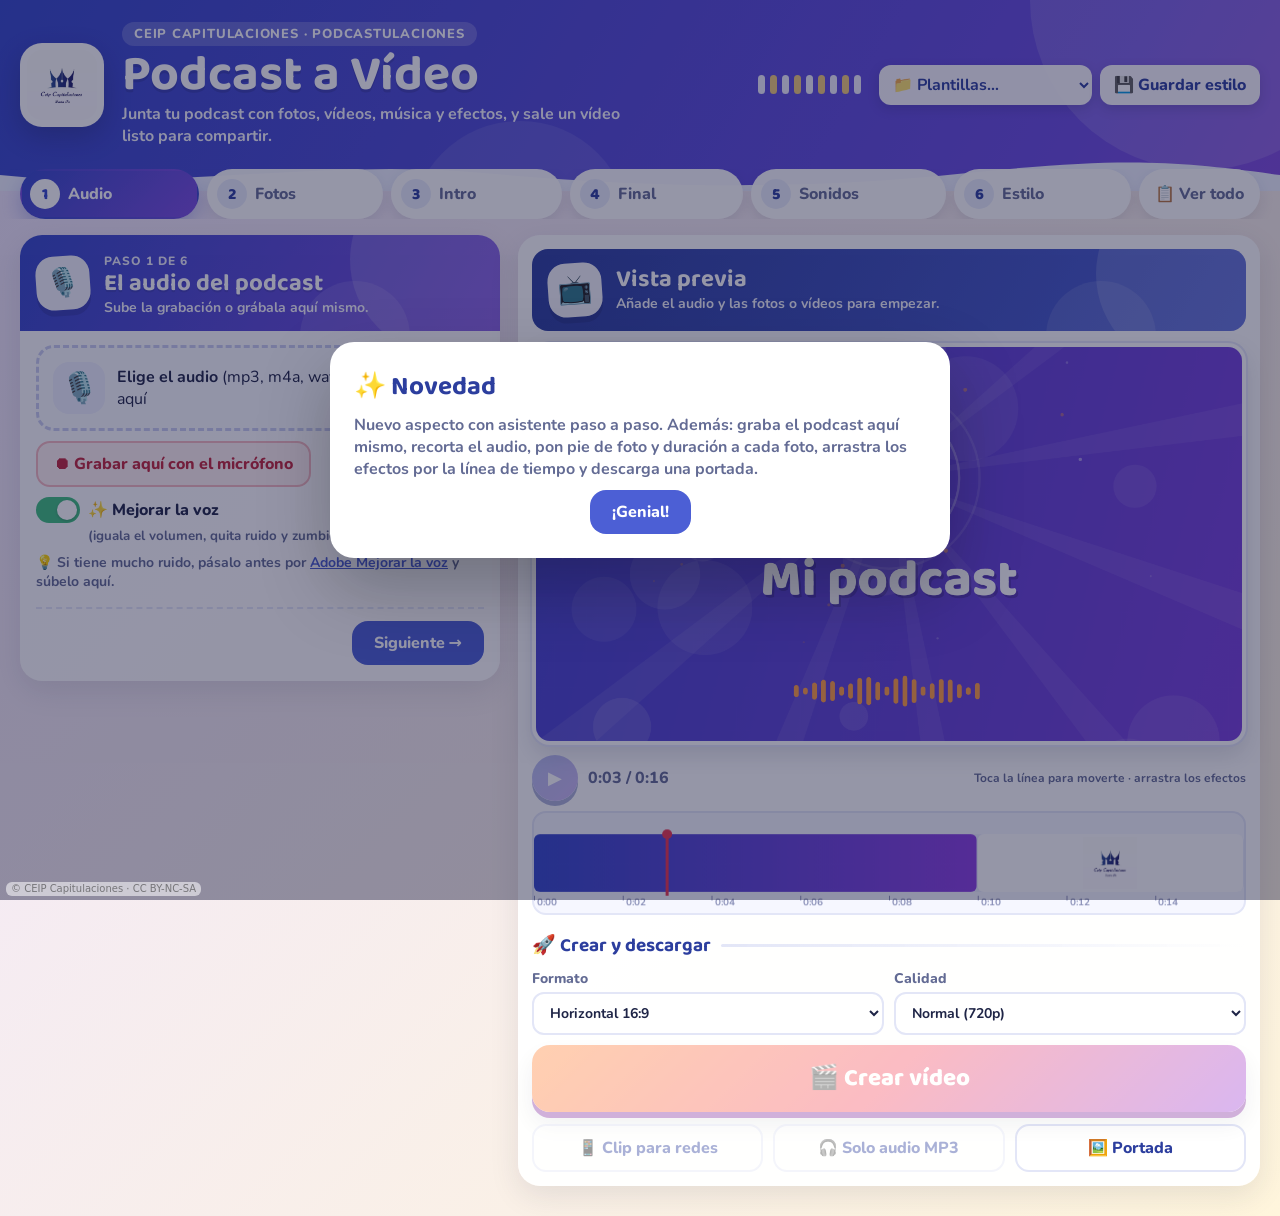
<file: podcast/index.html>
<!DOCTYPE html>
<html lang="es">
<head>
<meta charset="UTF-8">
<meta name="viewport" content="width=device-width, initial-scale=1.0">
<title>Podcast a Vídeo · CEIP Capitulaciones</title>
<meta name="theme-color" content="#4c5fd5">
<link rel="manifest" href="manifest.json">
<link rel="icon" href="icon-192.png">
<link rel="apple-touch-icon" href="icon-192.png">
<link rel="preconnect" href="https://fonts.googleapis.com">
<link href="https://fonts.googleapis.com/css2?family=Baloo+2:wght@600;700;800&family=Nunito:wght@500;700;800&display=swap" rel="stylesheet">
<link rel="stylesheet" href="app.css">
</head>
<body>
<header class="hero">
  <div class="hero-in">
    <img src="LOGO.jpg" alt="CEIP Capitulaciones" class="logo" width="84" height="84">
    <div class="hero-txt">
      <span class="hero-marca">CEIP Capitulaciones · Podcastulaciones</span>
      <h1>Podcast a Vídeo</h1>
      <p>Junta tu podcast con fotos, vídeos, música y efectos, y sale un vídeo listo para compartir.</p>
    </div>
    <div class="hero-eq" aria-hidden="true"><i></i><i></i><i></i><i></i><i></i><i></i><i></i><i></i><i></i></div>
    <div class="plantillas-cab">
      <select id="selPlantilla" title="Plantillas" aria-label="Plantillas"><option value="">📁 Plantillas…</option></select>
      <button class="btn-mini" id="btnGuardarPlantilla" type="button">💾 Guardar estilo</button>
    </div>
  </div>
  <svg class="hero-ola" viewBox="0 0 1440 60" preserveAspectRatio="none" aria-hidden="true"><path d="M0 30 C 180 60 360 0 540 26 S 900 58 1080 28 S 1320 4 1440 30 V60 H0Z"/></svg>
</header>

<nav class="pasos-nav" id="pasosNav" aria-label="Pasos"></nav>

<main class="layout">
  <section class="panel">
    <!-- 1 AUDIO -->
    <div class="paso" data-paso="1">
      <header class="paso-cab c1"><span class="paso-ico" aria-hidden="true">🎙️</span>
        <div class="paso-tit"><span class="paso-n">Paso 1 de 6</span><h2>El audio del podcast</h2><p>Sube la grabación o grábala aquí mismo.</p></div></header>
      <div class="paso-cuerpo">
      <label class="soltar" id="zonaAudio">
        <input type="file" id="inAudio" accept="audio/*,video/mp4,.mp3,.m4a,.wav,.ogg,.aac" hidden>
        <span class="ico">🎙️</span>
        <span id="audioTxt"><b>Elige el audio</b> (mp3, m4a, wav…) o arrástralo aquí</span>
      </label>
      <div class="fila-opc">
        <button class="btn-grabar" id="btnGrabar" type="button">⏺ Grabar aquí con el micrófono</button>
        <span class="nota" id="grabTxt"></span>
      </div>
      <div class="recorte" id="recorte" hidden>
        <b>✂️ Recortar</b>
        <label>Quitar del principio <input type="number" id="rIni" min="0" step="0.5" value="0"> s</label>
        <label>Quitar del final <input type="number" id="rFin" min="0" step="0.5" value="0"> s</label>
        <span class="nota" id="rTxt"></span>
      </div>
      <div class="fila-opc">
        <label class="interruptor"><input type="checkbox" id="oMejorar"><span></span> ✨ Mejorar la voz <small>(iguala el volumen, quita ruido y zumbidos)</small></label>
      </div>
      <p class="consejo">💡 Si tiene mucho ruido, pásalo antes por <a href="https://podcast.adobe.com/es/enhance" target="_blank" rel="noopener">Adobe Mejorar la voz</a> y súbelo aquí.</p>
    <div class="paso-pie"><button type="button" class="btn sec" data-ir="-1">← Anterior</button><button type="button" class="btn" data-ir="1">Siguiente →</button></div>
      </div>
    </div>

    <!-- 2 FOTOS -->
    <div class="paso" data-paso="2">
      <header class="paso-cab c2"><span class="paso-ico" aria-hidden="true">🖼️</span>
        <div class="paso-tit"><span class="paso-n">Paso 2 de 6</span><h2>Fotos y vídeos</h2><p>Arrástralos para ordenarlos y ponles un pie de foto.</p></div><small id="fotosInfo"></small></header>
      <div class="paso-cuerpo">
      <label class="soltar" id="zonaFotos">
        <input type="file" id="inFotos" accept="image/*,video/*" multiple hidden>
        <span class="ico">🖼️</span>
        <span><b>Añade fotos o vídeos cortos</b> o arrástralos aquí. Los vídeos salen sin sonido para no tapar el podcast.</span>
      </label>
      <div class="fila-opc"><label class="campo" style="flex-direction:row;align-items:center;gap:8px">Encuadre
        <select id="oEncuadre"><option value="ajustar">🔲 Ajustar a la pantalla (se ven enteras)</option><option value="llenar">⛶ Llenar la pantalla (se recortan)</option></select></label></div>
      <div class="fotos" id="fotos"></div>
    <div class="paso-pie"><button type="button" class="btn sec" data-ir="-1">← Anterior</button><button type="button" class="btn" data-ir="1">Siguiente →</button></div>
      </div>
    </div>

    <!-- 3 INTRO -->
    <div class="paso" data-paso="3">
      <header class="paso-cab c3"><span class="paso-ico" aria-hidden="true">🎬</span>
        <div class="paso-tit"><span class="paso-n">Paso 3 de 6</span><h2>La intro</h2><p>Así empieza el vídeo: título, sintonía y colores.</p></div></header>
      <div class="paso-cuerpo">
      <div class="campos">
        <label class="campo ancho">Tipo de intro
          <select id="oIntroTipo">
            <option value="podcastulaciones">🎙️ Podcastulaciones (vídeo con música y «¡Bienvenidos!»)</option>
            <option value="animada">✨ Animada con tu título y sintonía</option>
          </select>
        </label>
        <label class="campo ancho">Nombre del podcast<input id="tTitulo" maxlength="60" placeholder="Podcastulaciones"></label>
        <label class="campo ancho">Subtítulo<input id="tSub" maxlength="80" placeholder="Episodio 1 · Nuestro cole"></label>
        <label class="campo solo-animada">Duración <span><b id="vIntro">6</b> s</span><input type="range" id="tIntroDur" min="4" max="12" step="1"></label>
        <div class="campo solo-animada">Sintonía
          <div class="con-boton">
            <select id="oSintonia">
              <option value="epica">👑 Majestuosa</option>
              <option value="alegre">🎉 Alegre</option>
              <option value="tranquila">🌙 Tranquila</option>
              <option value="propia">🎵 Mi música…</option>
              <option value="ninguna">🔇 Sin sintonía</option>
            </select>
            <button class="btn-redondo" id="btnOirSintonia" type="button" title="Escuchar">▶</button>
          </div>
          <span class="nota" id="notaSintonia"></span>
        </div>
        <div class="campo ancho">Colores
          <div class="paletas" id="paletas"></div>
        </div>
      </div>
    <div class="paso-pie"><button type="button" class="btn sec" data-ir="-1">← Anterior</button><button type="button" class="btn" data-ir="1">Siguiente →</button></div>
      </div>
    </div>

    <!-- 4 FINAL -->
    <div class="paso" data-paso="4">
      <header class="paso-cab c4"><span class="paso-ico" aria-hidden="true">👑</span>
        <div class="paso-tit"><span class="paso-n">Paso 4 de 6</span><h2>El final</h2><p>El cierre con el logo del cole.</p></div></header>
      <div class="paso-cuerpo">
      <div class="campos">
        <label class="campo ancho">Cierre
          <select id="oFinTipo">
            <option value="micro">🎙️ La corona se convierte en micrófono (sin música)</option>
            <option value="video">👑 Vídeo del logo (con su música)</option>
            <option value="imagen">✨ Logo con destellos y texto</option>
          </select>
        </label>
        <label class="campo ancho solo-imagen">Texto del final<input id="tFin" maxlength="60" placeholder="¡Gracias por escuchar!"></label>
        <label class="campo solo-imagen">Duración <span><b id="vFin">6</b> s</span><input type="range" id="tFinDur" min="3" max="12" step="1"></label>
        <label class="campo solo-imagen">Logo<span class="mini"><img id="logoMini" src="LOGO.jpg" alt=""><button class="btn-link" id="btnLogo" type="button">Cambiar</button></span><input type="file" id="inLogo" accept="image/*" hidden></label>
      </div>
    <div class="paso-pie"><button type="button" class="btn sec" data-ir="-1">← Anterior</button><button type="button" class="btn" data-ir="1">Siguiente →</button></div>
      </div>
    </div>

    <!-- 5 SONIDOS -->
    <div class="paso" data-paso="5">
      <header class="paso-cab c5"><span class="paso-ico" aria-hidden="true">🎶</span>
        <div class="paso-tit"><span class="paso-n">Paso 5 de 6</span><h2>Efectos y música</h2><p>Aplausos, campanas y música suave de fondo.</p></div></header>
      <div class="paso-cuerpo">
      <p class="consejo">Pulsa un efecto y sonará en el minuto donde esté la vista previa. Luego arrástralo por la línea de tiempo para moverlo.</p>
      <div class="sfx-botones" id="sfxBotones"></div>
      <div class="efectos" id="efectos"></div>
      <div class="fila-opc">
        <label class="interruptor"><input type="checkbox" id="oFondo"><span></span> 🎶 Música suave de fondo</label>
        <select id="oFondoTipo" class="sel-peq"><option value="suave">Suave del cole</option><option value="propia">Mi música…</option></select>
        <label class="vol">🔉<input type="range" id="oFondoVol" min="2" max="25" step="1"></label>
      </div>
      <p class="consejo">🎧 Música y efectos gratis: <a href="https://www.fiftysounds.com/es/" target="_blank" rel="noopener">FiftySounds</a> y <a href="https://pixabay.com/es/sound-effects/" target="_blank" rel="noopener">Pixabay</a>. Revisa si piden citar al autor.</p>
      <input type="file" id="inMusica" accept="audio/*" hidden>
      <input type="file" id="inSfx" accept="audio/*" hidden>
    <div class="paso-pie"><button type="button" class="btn sec" data-ir="-1">← Anterior</button><button type="button" class="btn" data-ir="1">Siguiente →</button></div>
      </div>
    </div>

    <!-- 6 ESTILO -->
    <div class="paso" data-paso="6">
      <header class="paso-cab c6"><span class="paso-ico" aria-hidden="true">🎨</span>
        <div class="paso-tit"><span class="paso-n">Paso 6 de 6</span><h2>Estilo</h2><p>Transiciones, ondas de sonido y Capitulín.</p></div></header>
      <div class="paso-cuerpo">
      <div class="campos">
        <label class="campo">Transiciones
          <select id="oTrans">
            <option value="auto">✨ Variadas (automático)</option>
            <option value="fundido">Fundido con zoom</option>
            <option value="deslizar">Deslizar</option>
            <option value="iris">Círculo mágico</option>
            <option value="persiana">Persianas</option>
            <option value="barrido">Barrido diagonal</option>
            <option value="mosaico">Mosaico</option>
            <option value="giro">Giro</option>
            <option value="destello">Destello</option>
          </select>
        </label>
        <label class="campo">Ondas de sonido
          <select id="oOndaEstilo">
            <option value="barras">▮▮▮ Barras</option>
            <option value="linea">〰 Onda</option>
            <option value="circulo">◎ Círculo</option>
            <option value="puntos">••• Puntos</option>
            <option value="no">Sin ondas</option>
          </select>
        </label>
        <div class="campo ancho checks">
          <label><input type="checkbox" id="oNombre"> Nombre del podcast en las fotos</label>
          <label><input type="checkbox" id="oMarca"> Logo pequeño en la esquina</label>
          <label><input type="checkbox" id="oMovimiento"> Movimiento suave en las fotos</label>
          <label><input type="checkbox" id="oCapitulin"> 🤴 Capitulín aparece de vez en cuando</label>
          <label style="gap:6px">¿Cuánto? <select id="oCapiFrec" class="sel-peq"><option value="poco">Poco</option><option value="normal">Normal</option><option value="mucho">Mucho</option></select></label>
        </div>
      </div>
    <div class="paso-pie"><button type="button" class="btn sec" data-ir="-1">← Anterior</button><button type="button" class="btn" data-ir="1">🎬 ¡A crear el vídeo!</button></div>
      </div>
    </div>
  </section>

  <section class="visor">
    <header class="visor-cab"><span class="paso-ico" aria-hidden="true">📺</span>
      <div class="paso-tit"><h2>Vista previa</h2><p id="resumen">Añade el audio y las fotos o vídeos para empezar.</p></div>
      <span class="estado" id="estado"></span></header>
    <div class="pantalla" id="pantalla"><canvas id="cv"></canvas></div>
    <div class="controles">
      <button class="btn-play" id="btnPlay" aria-label="Reproducir o pausar" disabled>▶</button>
      <span class="tiempo" id="tiempo">0:00 / 0:00</span>
      <span class="ayuda-t">Toca la línea para moverte · arrastra los efectos</span>
    </div>
    <canvas class="linea-t" id="lineaT" height="104"></canvas>
    <h3 class="sub-cab">🚀 Crear y descargar</h3>
    <div class="exportar">
      <label class="campo">Formato
        <select id="oFormato">
          <option value="h">Horizontal 16:9</option>
          <option value="v">Vertical 9:16</option>
          <option value="c">Cuadrado 1:1</option>
        </select>
      </label>
      <label class="campo">Calidad
        <select id="oCalidad">
          <option value="720">Normal (720p)</option>
          <option value="1080">Alta (1080p)</option>
        </select>
      </label>
    </div>
    <button class="btn-crear" id="btnCrear" disabled>🎬 Crear vídeo</button>
    <div class="extras">
      <button class="btn-extra" id="btnClip" disabled>📱 Clip para redes</button>
      <button class="btn-extra" id="btnMp3" disabled>🎧 Solo audio MP3</button>
      <button class="btn-extra" id="btnPortada">🖼️ Portada</button>
    </div>
  </section>
</main>

<div class="modal-fondo" id="modal" hidden><div class="modal" id="modalCaja" role="dialog" aria-modal="true"></div></div>
<div class="toast" id="toast"></div>

<script src="mp4-muxer.js"></script>
<script src="lame.min.js"></script>
<script src="capitulin.js"></script>
<script src="app.js"></script>
<script>(function(){var A='Víctor Manuel Única Salas · CEIP Capitulaciones de Santa Fe';function poner(){if(!document.body||document.getElementById('capi-autoria'))return;var d=document.createElement('div');d.id='capi-autoria';d.setAttribute('aria-hidden','true');d.textContent='© CEIP Capitulaciones · CC BY-NC-SA';d.title=A;d.style.cssText='position:fixed;left:6px;bottom:4px;z-index:2147483000;font:10px/1.2 system-ui,sans-serif;color:rgba(60,60,60,.6);background:rgba(255,255,255,.55);padding:1px 5px;border-radius:6px;pointer-events:none';document.body.appendChild(d);}if(document.readyState==='loading')document.addEventListener('DOMContentLoaded',poner);else poner();})();</script>
</body>
</html>
</file>
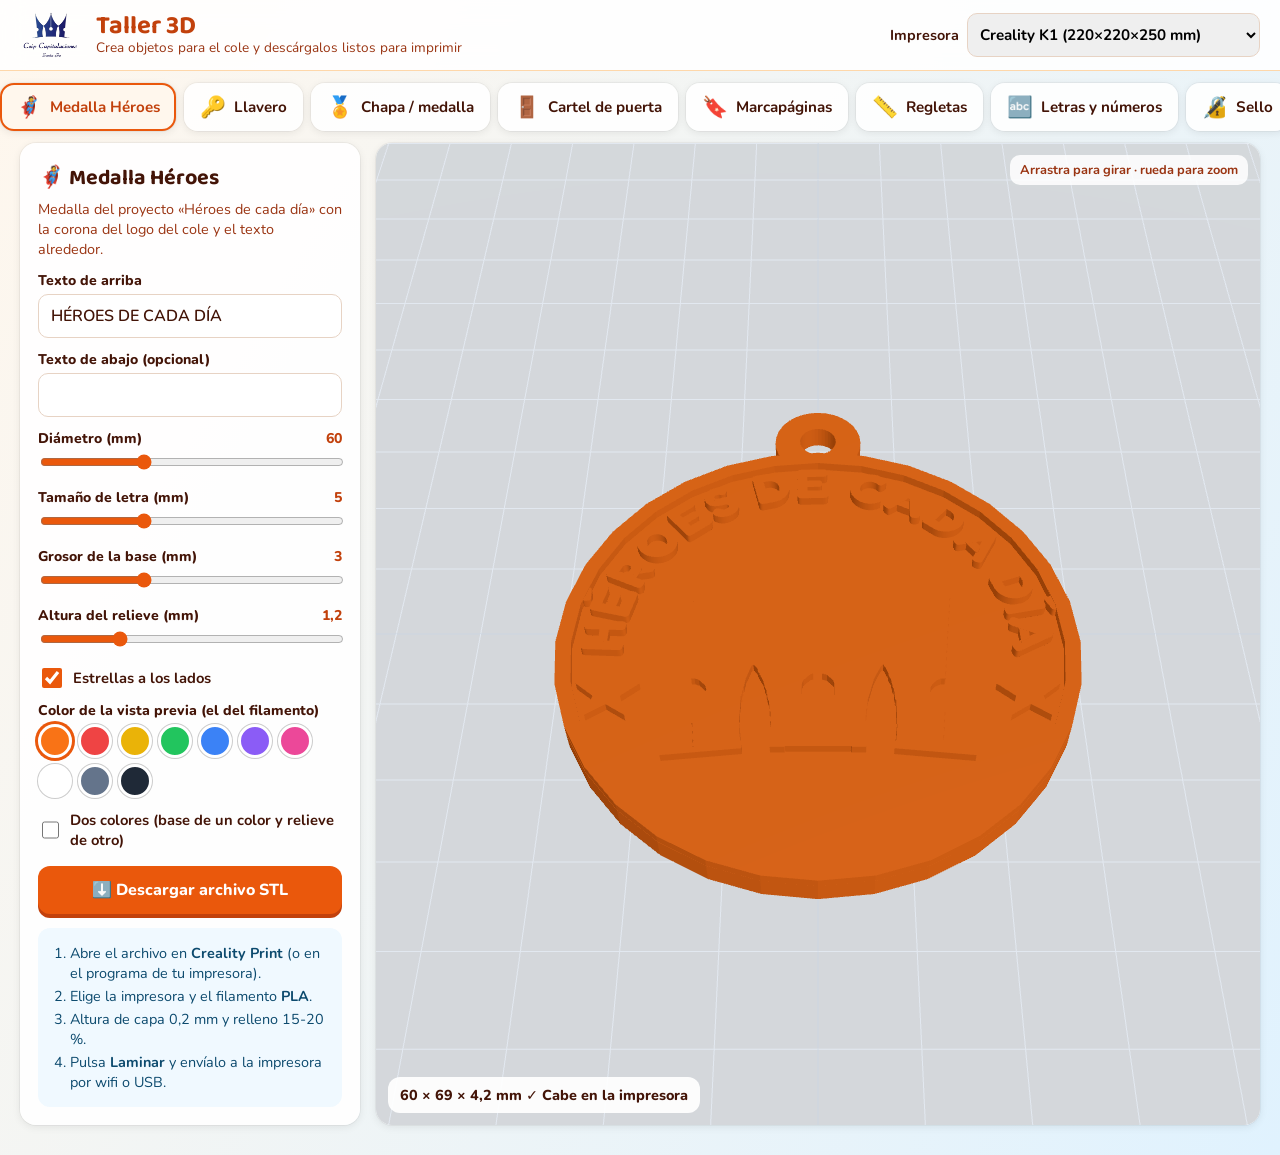
<file: taller3d/index.html>
<!DOCTYPE html>
<html lang="es">
<head>
<meta charset="UTF-8">
<meta name="viewport" content="width=device-width, initial-scale=1">
<meta name="theme-color" content="#ea580c">
<title>Taller 3D · CEIP Capitulaciones</title>
<link href="https://fonts.googleapis.com/css2?family=Baloo+2:wght@600;700;800&family=Nunito:wght@400;600;700;800&display=swap" rel="stylesheet">
<style>
:root{--color-primary:#ea580c;--color-primary-light:#fff7ed;--color-primary-dark:#c2410c;--color-secondary:#0891b2;
--color-border:#fed7aa;--color-text:#431407;--color-text-muted:#9a3412;--ok:#16a34a;--ok-bg:#dcfce7;--err:#dc2626;--err-bg:#fee2e2;
--r:16px;--shadow:0 2px 8px rgba(0,0,0,.08),0 0 0 1px rgba(0,0,0,.04)}
*{box-sizing:border-box;min-width:0}
body{margin:0;font-family:'Nunito',system-ui,sans-serif;color:var(--color-text);font-size:16px;
background:linear-gradient(120deg,#fff7ed,#e0f2fe,#fef9c3,#dcfce7,#fff7ed);background-size:400% 400%;animation:fondo 30s ease infinite}
@keyframes fondo{0%{background-position:0% 50%}50%{background-position:100% 50%}100%{background-position:0% 50%}}
header{display:flex;align-items:center;gap:14px;padding:10px 20px;background:rgba(255,255,255,.88);backdrop-filter:blur(12px);border-bottom:1px solid var(--color-border);flex-wrap:wrap}
header img{height:50px;width:auto}
h1{font-family:'Baloo 2',cursive;font-size:1.6rem;margin:0;line-height:1;color:var(--color-primary-dark)}
header .sub{font-size:.85rem;color:var(--color-text-muted)}
.imp{margin-left:auto;display:flex;gap:8px;align-items:center;font-weight:700;font-size:.9rem}
.tipos{display:flex;gap:8px;padding:12px 20px;overflow-x:auto;scroll-snap-type:x mandatory}
.tipo{flex:none;scroll-snap-align:start;background:rgba(255,255,255,.9);border:2px solid transparent;border-radius:14px;padding:8px 14px;font:700 .95rem 'Nunito';color:var(--color-text);cursor:pointer;min-height:48px;display:flex;align-items:center;gap:8px;box-shadow:var(--shadow)}
.tipo span{font-size:1.3rem}
.tipo.on{border-color:var(--color-primary);background:var(--color-primary-light);color:var(--color-primary-dark)}
main{display:grid;grid-template-columns:340px minmax(0,1fr);gap:16px;padding:0 20px 30px;max-width:1300px;margin:0 auto}
@media(max-width:860px){main{grid-template-columns:1fr}}
.panel{background:rgba(255,255,255,.94);border-radius:var(--r);box-shadow:var(--shadow);padding:18px}
.panel h2{font-family:'Baloo 2',cursive;margin:0 0 4px;font-size:1.35rem}
.desc{font-size:.9rem;color:var(--color-text-muted);margin:0 0 12px}
.campo{margin-bottom:12px}
.campo label{display:block;font-weight:800;font-size:.88rem;margin-bottom:4px}
.campo input[type=text],.campo textarea,.campo select,.campo input[type=number]{width:100%;font:600 1rem 'Nunito';padding:10px 12px;border:1.5px solid #e7d3c4;border-radius:10px;background:#fff;color:var(--color-text);min-height:44px}
.campo textarea{min-height:70px;resize:vertical}
.campo input[type=range]{width:100%;accent-color:var(--color-primary)}
.campo .val{float:right;font-weight:800;color:var(--color-primary-dark)}
.check{display:flex;gap:8px;align-items:center;font-weight:700;font-size:.92rem;margin-bottom:10px;cursor:pointer}
.check input{width:20px;height:20px;accent-color:var(--color-primary)}
.btn{background:var(--color-primary);color:#fff;border:none;border-radius:12px;padding:12px 18px;font:800 1rem 'Nunito';cursor:pointer;min-height:48px;box-shadow:0 4px 0 var(--color-primary-dark);transition:transform .1s,box-shadow .1s;width:100%;margin-top:6px}
.btn:active{transform:translateY(3px);box-shadow:0 1px 0 var(--color-primary-dark)}
.btn:focus-visible,.tipo:focus-visible{outline:3px solid var(--color-secondary);outline-offset:3px}
.btn.sec{background:#fff;color:var(--color-primary-dark);border:2px solid var(--color-primary);box-shadow:none}
.visor{position:relative;min-height:460px;padding:0;overflow:hidden}
#lienzo{position:absolute;inset:0;width:100%;height:100%;display:block;touch-action:none}
.medidas{position:absolute;left:12px;bottom:12px;background:rgba(255,255,255,.92);border-radius:12px;padding:8px 12px;font-weight:800;font-size:.9rem}
.medidas.err{background:var(--err-bg);color:#991b1b}
.ayuda3d{position:absolute;right:12px;top:12px;background:rgba(255,255,255,.85);border-radius:10px;padding:6px 10px;font-size:.8rem;font-weight:700;color:var(--color-text-muted)}
.colores{display:flex;gap:6px;flex-wrap:wrap}
.colores button{width:34px;height:34px;border-radius:50%;border:3px solid #fff;box-shadow:0 0 0 1px #ccc;cursor:pointer}
.colores button.on{box-shadow:0 0 0 3px var(--color-primary)}
.pasos{margin:14px 0 0;padding:12px 14px 12px 32px;background:#f0f9ff;border-radius:12px;font-size:.9rem;color:#0c4a6e}
.pasos li{margin:3px 0}
.nota{font-size:.85rem;background:#fef9c3;border-radius:10px;padding:8px 12px;margin:8px 0;color:#713f12}
#toast{position:fixed;bottom:22px;left:50%;transform:translateX(-50%);background:#fff;border-left:5px solid var(--ok);border-radius:12px;padding:12px 18px;box-shadow:0 8px 24px rgba(0,0,0,.15);font-weight:800;display:none;z-index:9}
#cargando{position:absolute;inset:0;display:flex;align-items:center;justify-content:center;font-weight:800;color:var(--color-text-muted)}
@media (prefers-reduced-motion:reduce){*{animation:none!important;transition:none!important}}
</style>
<script type="importmap">{"imports":{"three":"./lib/three.module.min.js","three/addons/":"./lib/addons/"}}</script>
</head>
<body>
<header>
  <img src="[data-uri]" alt="Logo del CEIP Capitulaciones" width="58" height="50">
  <div><h1>Taller 3D</h1><div class="sub">Crea objetos para el cole y descárgalos listos para imprimir</div></div>
  <div class="imp"><label for="impresora">Impresora</label>
    <select id="impresora" style="font:700 .95rem Nunito;padding:8px;border-radius:10px;border:1.5px solid #e7d3c4;min-height:44px">
      <option value="k1">Creality K1 (220×220×250 mm)</option>
      <option value="p1s">Bambu Lab P1S (256×256×256 mm)</option>
    </select></div>
</header>
<div class="tipos" id="tipos" role="tablist" aria-label="Tipo de objeto"></div>
<main>
  <section class="panel" aria-labelledby="tTit">
    <h2 id="tTit"></h2><p class="desc" id="tDesc"></p>
    <div id="campos"></div>
    <div class="campo"><label id="lCol1">Color de la vista previa (el del filamento)</label><div class="colores" id="colores"></div></div>
    <div id="dosBox"><label class="check"><input type="checkbox" id="dos">Dos colores (base de un color y relieve de otro)</label>
      <div class="campo" id="col2Box" style="display:none"><label>Color del relieve</label><div class="colores" id="colores2"></div></div></div>
    <button class="btn" id="bStl">⬇️ Descargar archivo STL</button>
    <button class="btn sec" id="bZip" style="display:none">🗜️ Descargar por separado (.zip)</button>
    <div id="gcBox" style="display:none;margin-top:12px;padding:12px 14px;border:2px dashed var(--color-border);border-radius:12px">
      <b>🎨 Cambio de color automático</b>
      <ol style="margin:6px 0;padding-left:20px;font-size:.9rem"><li>Descarga el STL y lamínalo en Creality Print como siempre.</li><li>Guarda el archivo <b>.gcode</b> en el ordenador.</li><li>Súbelo aquí: la app añade la pausa en <b id="hPausa">3 mm</b>, justo donde empieza el relieve.</li><li>Envía el nuevo archivo a la impresora. Cuando se pare, cambia el filamento y pulsa Reanudar.</li></ol>
      <div class="campo" style="margin-bottom:6px"><label for="gcCmd">Orden de pausa</label><select id="gcCmd"><option value="PAUSE">PAUSE (Creality K1 y otras con Klipper)</option><option value="M600">M600 (Bambu, Prusa, Marlin)</option></select></div>
      <label class="btn sec" style="display:flex;align-items:center;justify-content:center;margin:0">⬆️ Subir el .gcode y añadir la pausa<input type="file" id="gcFile" accept=".gcode,.gco,.g" hidden></label>
      <p class="nota" id="gcRes" style="display:none"></p></div>
    <ol class="pasos">
      <li>Abre el archivo en <b>Creality Print</b> (o en el programa de tu impresora).</li>
      <li>Elige la impresora y el filamento <b>PLA</b>.</li>
      <li>Altura de capa 0,2 mm y relleno 15-20 %.</li>
      <li>Pulsa <b>Laminar</b> y envíalo a la impresora por wifi o USB.</li>
    </ol>
  </section>
  <section class="panel visor">
    <canvas id="lienzo" aria-label="Vista previa 3D del objeto"></canvas>
    <div id="cargando">Cargando…</div>
    <div class="medidas" id="medidas"></div>
    <div class="ayuda3d">Arrastra para girar · rueda para zoom</div>
  </section>
</main>
<div id="toast" role="status" aria-live="polite"></div>
<script src="./lib/jszip.min.js"></script>
<script type="module">
import * as THREE from 'three';
import { FontLoader } from 'three/addons/loaders/FontLoader.js';
import { STLExporter } from 'three/addons/exporters/STLExporter.js';
import { OrbitControls } from 'three/addons/controls/OrbitControls.js';
import { mergeGeometries } from 'three/addons/utils/BufferGeometryUtils.js';
{
const $=s=>document.querySelector(s);
const toast=t=>{const e=$('#toast');e.textContent=t;e.style.display='block';clearTimeout(toast.t);toast.t=setTimeout(()=>e.style.display='none',3000);};
const IMPRESORAS={k1:{x:220,y:220,z:250},p1s:{x:256,y:256,z:256}};
const COLORES=['#f97316','#ef4444','#eab308','#22c55e','#3b82f6','#8b5cf6','#ec4899','#ffffff','#64748b','#1f2937'];
const V=(x,y)=>new THREE.Vector2(x,y);
let FONT=null;

/* ---------- Geometría ---------- */
function ext(shapes,depth,z=0){const g=new THREE.ExtrudeGeometry(shapes,{depth,bevelEnabled:false,curveSegments:16});g.translate(0,0,z);return g;}
function rrect(w,h,r,cx=0,cy=0){const s=new THREE.Shape(),x=cx-w/2,y=cy-h/2;r=Math.min(r,w/2,h/2);
  s.moveTo(x+r,y);s.lineTo(x+w-r,y);s.quadraticCurveTo(x+w,y,x+w,y+r);s.lineTo(x+w,y+h-r);s.quadraticCurveTo(x+w,y+h,x+w-r,y+h);
  s.lineTo(x+r,y+h);s.quadraticCurveTo(x,y+h,x,y+h-r);s.lineTo(x,y+r);s.quadraticCurveTo(x,y,x+r,y);return s;}
function circ(r,cx=0,cy=0,cls=THREE.Shape){const s=new cls();s.absarc(cx,cy,r,0,Math.PI*2,false);return s;}
function agujero(r,cx,cy){return circ(r,cx,cy,THREE.Path);}
function estrella(R,r,n=5){const s=new THREE.Shape();for(let i=0;i<=n*2;i++){const a=Math.PI/2+i*Math.PI/n,rr=i%2?r:R;i?s.lineTo(Math.cos(a)*rr,Math.sin(a)*rr):s.moveTo(Math.cos(a)*rr,Math.sin(a)*rr);}return s;}
function poli(pts){const s=new THREE.Shape();pts.forEach((p,i)=>i?s.lineTo(p[0],p[1]):s.moveTo(p[0],p[1]));s.closePath();return s;}
/* Texto: devuelve formas centradas y su tamaño. Admite varias líneas. */
function texto(txt,size,{espejo=false,giro=0}={}){
  const lineas=String(txt||' ').split('\n');let shapes=[];
  lineas.forEach((l,i)=>{const sh=FONT.generateShapes(l||' ',size);
    const bb=bbox(sh);const dx=-(bb.minX+bb.maxX)/2,dy=-i*size*1.25;
    sh.forEach(s=>shapes.push(mover(s,dx,dy)));});
  if(espejo)shapes=shapes.map(s=>transformar(s,(x,y)=>[-x,y]));
  if(giro)shapes=shapes.map(s=>transformar(s,(x,y)=>[x*Math.cos(giro)-y*Math.sin(giro),x*Math.sin(giro)+y*Math.cos(giro)]));
  const bb=bbox(shapes);const cx=(bb.minX+bb.maxX)/2,cy=(bb.minY+bb.maxY)/2;
  shapes=shapes.map(s=>mover(s,-cx,-cy));return {shapes,w:bb.maxX-bb.minX,h:bb.maxY-bb.minY};}
function puntos(s){return s.extractPoints(12);}
function bbox(shapes){let a=1e9,b=1e9,c=-1e9,d=-1e9;shapes.forEach(s=>puntos(s).shape.forEach(p=>{a=Math.min(a,p.x);b=Math.min(b,p.y);c=Math.max(c,p.x);d=Math.max(d,p.y);}));
  if(a>c){a=b=c=d=0;}return {minX:a,minY:b,maxX:c,maxY:d};}
function transformar(s,f){const {shape,holes}=puntos(s);const ns=new THREE.Shape(shape.map(p=>V(...f(p.x,p.y))));
  ns.holes=holes.map(h=>new THREE.Path(h.map(p=>V(...f(p.x,p.y)))));return ns;}
function mover(s,dx,dy){return transformar(s,(x,y)=>[x+dx,y+dy]);}
/* Texto ajustado a un hueco (ancho x alto) */
function textoAjustado(txt,maxW,maxH,opts){const t=texto(txt,10,opts);const k=Math.min(maxW/Math.max(t.w,1e-3),maxH/Math.max(t.h,1e-3));return texto(txt,10*k,opts);}
function unir(geos){return mergeGeometries(geos.map(g=>g.index?g.toNonIndexed():g).map(g=>{['uv','uv1'].forEach(a=>g.deleteAttribute&&g.attributes[a]&&g.deleteAttribute(a));return g;}));}

/* ---------- Tipos de objeto ---------- */
/* Logo del cole (solo la corona), trazado desde LOGO.jpg */
const CORONA=[{"o":[[378.0,258.0],[376.0,258.0],[371.0,243.0],[360.0,220.0],[358.0,218.0],[353.0,208.0],[338.0,187.0],[312.0,160.0],[295.0,147.0],[293.0,147.0],[271.0,168.0],[251.0,195.0],[235.0,226.0],[234.0,231.0],[228.0,245.0],[228.0,248.0],[223.0,263.0],[223.0,267.0],[223.0,132.0],[229.0,130.0],[236.0,122.0],[237.0,119.0],[237.0,110.0],[234.0,103.0],[228.0,98.0],[223.0,96.0],[214.0,96.0],[208.0,99.0],[203.0,104.0],[200.0,112.0],[200.0,117.0],[202.0,123.0],[210.0,131.0],[213.0,132.0],[213.0,260.0],[211.0,250.0],[202.0,225.0],[187.0,196.0],[169.0,171.0],[162.0,163.0],[145.0,147.0],[143.0,147.0],[138.0,150.0],[122.0,163.0],[109.0,176.0],[94.0,194.0],[79.0,217.0],[69.0,237.0],[69.0,239.0],[63.0,252.0],[61.0,260.0],[59.0,260.0],[73.0,125.0],[77.0,125.0],[82.0,123.0],[89.0,116.0],[91.0,111.0],[91.0,102.0],[88.0,96.0],[83.0,91.0],[75.0,88.0],[77.0,64.0],[78.0,63.0],[78.0,54.0],[79.0,53.0],[79.0,43.0],[80.0,42.0],[80.0,34.0],[81.0,33.0],[74.0,30.0],[70.0,30.0],[61.0,27.0],[44.0,24.0],[44.0,22.0],[134.0,31.0],[134.0,36.0],[132.0,43.0],[132.0,51.0],[131.0,52.0],[131.0,64.0],[130.0,65.0],[131.0,100.0],[132.0,101.0],[132.0,107.0],[133.0,108.0],[133.0,113.0],[134.0,114.0],[136.0,126.0],[142.0,143.0],[144.0,145.0],[149.0,138.0],[149.0,136.0],[156.0,121.0],[158.0,112.0],[160.0,108.0],[160.0,104.0],[161.0,103.0],[161.0,99.0],[163.0,93.0],[164.0,80.0],[165.0,79.0],[165.0,67.0],[166.0,66.0],[165.0,33.0],[181.0,33.0],[182.0,34.0],[255.0,34.0],[256.0,33.0],[272.0,33.0],[272.0,74.0],[273.0,75.0],[273.0,83.0],[274.0,84.0],[275.0,96.0],[283.0,125.0],[291.0,142.0],[294.0,145.0],[299.0,134.0],[300.0,128.0],[302.0,124.0],[304.0,112.0],[305.0,111.0],[306.0,96.0],[307.0,95.0],[307.0,59.0],[306.0,58.0],[306.0,48.0],[305.0,47.0],[305.0,41.0],[304.0,40.0],[303.0,31.0],[393.0,22.0],[393.0,24.0],[390.0,24.0],[381.0,27.0],[377.0,27.0],[368.0,30.0],[364.0,30.0],[357.0,33.0],[358.0,48.0],[359.0,49.0],[359.0,58.0],[360.0,59.0],[360.0,68.0],[361.0,69.0],[361.0,78.0],[362.0,79.0],[362.0,88.0],[356.0,90.0],[349.0,97.0],[346.0,104.0],[347.0,113.0],[350.0,118.0],[354.0,122.0],[360.0,125.0],[364.0,125.0],[365.0,126.0],[365.0,134.0],[366.0,135.0],[366.0,144.0],[367.0,145.0],[367.0,154.0],[368.0,155.0],[368.0,164.0],[369.0,165.0],[369.0,174.0],[370.0,175.0],[370.0,184.0],[371.0,185.0],[371.0,193.0],[372.0,194.0],[372.0,203.0],[373.0,204.0],[373.0,213.0],[374.0,214.0],[374.0,222.0],[375.0,223.0],[375.0,232.0],[376.0,233.0],[376.0,242.0],[377.0,243.0]],"h":[]}];
function corona(ancho){const pts=CORONA.flatMap(c=>c.o);let a=1e9,b=1e9,c=-1e9,d=-1e9;pts.forEach(p=>{a=Math.min(a,p[0]);c=Math.max(c,p[0]);b=Math.min(b,p[1]);d=Math.max(d,p[1]);});
  const k=ancho/(c-a),cx=(a+c)/2,cy=(b+d)/2,f=p=>V((p[0]-cx)*k,(p[1]-cy)*k);
  return {h:(d-b)*k,shapes:CORONA.map(o=>{const s=new THREE.Shape(o.o.map(f));s.holes=o.h.map(h=>new THREE.Path(h.map(f)));return s;})};}
/* Texto en arco: arriba (se lee por fuera) o abajo (se lee por dentro) */
function textoArco(txt,size,r,abajo){const res=FONT.data.resolution,sc=size/res,chars=[...txt];
  const anchos=chars.map(ch=>((FONT.data.glyphs[ch]||FONT.data.glyphs['?']).ha||res*.5)*sc*1.05),T=anchos.reduce((x,y)=>x+y,0);let cum=0,out=[];
  chars.forEach((ch,i)=>{const w=anchos[i],m=(cum+w/2)/r;cum+=w;if(ch===' ')return;
    const a=abajo?-Math.PI/2-T/(2*r)+m:Math.PI/2+T/(2*r)-m,rot=abajo?a+Math.PI/2:a-Math.PI/2,co=Math.cos(rot),si=Math.sin(rot);
    const sh=FONT.generateShapes(ch,size),bb=bbox(sh),cx=(bb.minX+bb.maxX)/2;
    sh.forEach(z=>out.push(transformar(z,(x,y)=>{const X=x-cx,Y=abajo?y-size*.72:y;return [X*co-Y*si+r*Math.cos(a),X*si+Y*co+r*Math.sin(a)];})));});
  return {shapes:out,ang:T/r};}
const T={
heroes:{n:'Medalla Héroes',i:'🦸',d:'Medalla del proyecto «Héroes de cada día» con la corona del logo del cole y el texto alrededor.',
 c:[['texto','Texto de arriba','text','HÉROES DE CADA DÍA'],['abajo','Texto de abajo (opcional)','text',''],['diam','Diámetro (mm)','range',60,45,90,1],['letra','Tamaño de letra (mm)','range',5,3,9,.5],['grosor','Grosor de la base (mm)','range',3,2,5,.5],['relieve','Altura del relieve (mm)','range',1.2,.6,3,.2],['estrellas','Estrellas a los lados','check',true]],
 g(p){const R=p.diam/2,s=p.letra,out=[];
  const base=circ(R);out.push(ext(base,p.grosor));
  const tab=circ(5.5,0,R+3);tab.holes.push(agujero(2.3,0,R+3.2));out.push(ext(tab,p.grosor));
  const aro=circ(R);aro.holes.push(agujero(R-1.8,0,0));out.push(ext(aro,p.relieve,p.grosor));
  const rt=R-3-s*.95,ta=textoArco(String(p.texto||'').toUpperCase(),s,rt,false);if(ta.shapes.length)out.push(ext(ta.shapes,p.relieve,p.grosor));
  let ab=null;if(p.abajo){ab=textoArco(p.abajo,s*.85,R-3,true);out.push(ext(ab.shapes,p.relieve,p.grosor));}
  const rc=rt-2.2,cr=corona(rc*(p.abajo?1.45:1.7)),dy=p.abajo?rc*.12:-rc*.16;out.push(ext(cr.shapes.map(z=>mover(z,0,dy)),p.relieve,p.grosor));
  if(p.estrellas&&!p.abajo){const ang=Math.max(ta.ang/2+.22,.0),rr=rt+s*.45;[Math.PI/2+ang,Math.PI/2-ang].forEach(a=>{out.push(ext(mover(estrella(s*.75,s*.32),rr*Math.cos(a),rr*Math.sin(a)),p.relieve,p.grosor));});}
  return out;}},
llavero:{n:'Llavero',i:'🔑',d:'Llavero con nombre en relieve y agujero para la anilla.',
 c:[['texto','Texto','text','Capitulaciones'],['letra','Tamaño de letra (mm)','range',10,6,16,1],['grosor','Grosor de la base (mm)','range',3,2,5,.5],['relieve','Altura del texto (mm)','range',1.2,.6,3,.2],['contorno','Forma','select','redonda',[['redonda','Rectángulo redondeado'],['pastilla','Pastilla']]]],
 g(p){const t=texto(p.texto,p.letra),m=4,anilla=10,w=t.w+m*2+anilla,h=t.h+m*2,r=p.contorno==='pastilla'?h/2:4;
  const base=rrect(w,h,r);base.holes.push(agujero(2.6,-w/2+anilla/2+2,0));
  const tx=t.shapes.map(s=>mover(s,anilla/2,0));return [ext(base,p.grosor),ext(tx,p.relieve,p.grosor)];}},
chapa:{n:'Chapa / medalla',i:'🏅',d:'Medalla redonda o de estrella, con borde y agujero para la cinta. Ideal para premios y retos.',
 c:[['texto','Texto (Intro = otra línea)','area','¡Campeón\nlector!'],['diam','Diámetro (mm)','range',55,30,90,1],['forma','Forma','select','circulo',[['circulo','Círculo'],['estrella','Estrella']]],['grosor','Grosor (mm)','range',3,2,5,.5],['relieve','Altura texto y borde (mm)','range',1.2,.6,3,.2]],
 g(p){const R=p.diam/2;const out=[];
  if(p.forma==='estrella'){const s=estrella(R,R*.62);s.holes.push(agujero(2.4,0,R*.78));out.push(ext(s,p.grosor));
    const t=textoAjustado(p.texto,R*.9,R*.55);out.push(ext(t.shapes,p.relieve,p.grosor));}
  else{const s=circ(R);s.holes.push(agujero(2.6,0,R-5.5));out.push(ext(s,p.grosor));
    const aro=circ(R);aro.holes.push(agujero(R-2.2,0,0));out.push(ext(aro,p.relieve,p.grosor));
    const t=textoAjustado(p.texto,R*1.45,R*.95);out.push(ext(t.shapes.map(s=>mover(s,0,-R*.08)),p.relieve,p.grosor));}
  return out;}},
cartel:{n:'Cartel de puerta',i:'🚪',d:'Placa para aulas y espacios del cole, con marco y agujeros para tornillos (opcionales).',
 c:[['texto','Texto (Intro = otra línea)','area','Biblioteca'],['ancho','Ancho (mm)','range',180,80,250,5],['alto','Alto (mm)','range',60,30,120,5],['grosor','Grosor (mm)','range',3,2,5,.5],['relieve','Altura texto y marco (mm)','range',1.5,.6,3,.2],['marco','Con marco','check',true],['tornillos','Con agujeros para tornillos','check',false]],
 g(p){const w=p.ancho,h=p.alto,base=rrect(w,h,6),out=[];const mg=p.tornillos?16:8;
  if(p.tornillos){base.holes.push(agujero(2.2,-w/2+7,0));base.holes.push(agujero(2.2,w/2-7,0));}
  out.push(ext(base,p.grosor));
  if(p.marco){const fr=new THREE.Shape(puntos(rrect(w-6,h-6,4)).shape);fr.holes=[new THREE.Path(puntos(rrect(w-11,h-11,3)).shape)];out.push(ext(fr,p.relieve,p.grosor));}
  const t=textoAjustado(p.texto,w-mg*2-6,h-22);out.push(ext(t.shapes,p.relieve,p.grosor));return out;}},
marca:{n:'Marcapáginas',i:'🔖',d:'Marcapáginas fino con texto en vertical y agujero para una cinta. Para la biblioteca y los retos lectores.',
 c:[['texto','Texto','text','Leer es volar'],['largo','Largo (mm)','range',150,100,200,5],['ancho','Ancho (mm)','range',40,30,60,1],['grosor','Grosor (mm)','range',1.6,1.2,3,.2],['relieve','Altura del texto (mm)','range',.8,.4,2,.2]],
 g(p){const b=rrect(p.ancho,p.largo,6);b.holes.push(agujero(3,0,p.largo/2-9));
  const t=textoAjustado(p.texto,p.ancho-14,p.largo-36,{giro:Math.PI/2});
  return [ext(b,p.grosor),ext(t.shapes.map(s=>mover(s,0,-8)),p.relieve,p.grosor)];}},
regletas:{n:'Regletas',i:'📏',d:'Regletas tipo Cuisenaire del 1 al 10. Imprime cada número con el filamento de su color o todas juntas.',
 c:[['desde','Desde','range',1,1,10,1],['hasta','Hasta','range',10,1,10,1],['unidad','Lado de la unidad (mm)','range',10,8,20,1],['cuantas','Copias de cada una','range',1,1,10,1],['numero','Número en relieve encima','check',false]],
 sep:true,
 pieza(n,p){const u=p.unidad,out=[ext(rrect(u*n-.4,u-.4,.8),u-.4)];if(p.numero){const t=textoAjustado(String(n),u*.7,u*.7);out.push(ext(t.shapes,.6,u-.4));}return unir(out);},
 g(p){const a=Math.min(p.desde,p.hasta),b=Math.max(p.desde,p.hasta),u=p.unidad,out=[];let y=0;
  for(let n=a;n<=b;n++)for(let c=0;c<p.cuantas;c++){const g=this.pieza(n,p);g.translate(u*n/2,y,0);out.push(g);y+=u+3;}
  return out;},
 piezas(p){const a=Math.min(p.desde,p.hasta),b=Math.max(p.desde,p.hasta),r=[];for(let n=a;n<=b;n++){const gs=[];for(let c=0;c<p.cuantas;c++){const g=this.pieza(n,p);g.translate(0,c*(p.unidad+3),0);gs.push(g);}r.push(['regleta_'+n,unir(gs)]);}return r;}},
fichas:{n:'Letras y números',i:'🔤',d:'Fichas cuadradas con una letra o número en relieve: para PT, Infantil, lectoescritura y juegos de palabras.',
 c:[['texto','Letras o números (separados por espacios)','text','m p s l a e i o u'],['lado','Lado de la ficha (mm)','range',30,20,50,1],['grosor','Grosor (mm)','range',3,2,6,.5],['relieve','Altura del relieve (mm)','range',1.5,.6,3,.2],['punto','Puntito debajo (para no confundir b/d, 6/9)','check',true]],
 sep:true,
 pieza(ch,p){const L=p.lado,out=[ext(rrect(L,L,4),p.grosor)];const t=textoAjustado(ch,L*.72,L*.62);out.push(ext(t.shapes.map(s=>mover(s,0,p.punto?L*.06:0)),p.relieve,p.grosor));
  if(p.punto)out.push(ext(circ(1.6,0,-L*.38),p.relieve,p.grosor));return unir(out);},
 lista(p){return String(p.texto).split(/\s+/).filter(Boolean).slice(0,40);},
 g(p){const l=this.lista(p),L=p.lado,col=Math.max(1,Math.ceil(Math.sqrt(l.length))),out=[];
  l.forEach((ch,i)=>{const g=this.pieza(ch,p);g.translate((i%col)*(L+4),-Math.floor(i/col)*(L+4),0);out.push(g);});return out;},
 piezas(p){return this.lista(p).map((ch,i)=>['ficha_'+(i+1)+'_'+ch.replace(/[^\p{L}\p{N}]/gu,''),this.pieza(ch,p)]);}},
sello:{n:'Sello',i:'🔏',d:'Sello con texto en espejo (para que se lea bien al estampar) y mango aparte para pegar. Para «¡Muy bien!», el nombre del cole…',
 c:[['texto','Texto (Intro = otra línea)','area','¡Muy bien!'],['ancho','Ancho (mm)','range',50,25,80,1],['alto','Alto (mm)','range',25,15,60,1],['relieve','Altura del texto (mm)','range',2,1,3,.2],['borde','Con borde','check',true]],
 g(p){const w=p.ancho,h=p.alto,out=[ext(rrect(w,h,3),3)];
  if(p.borde){const fr=new THREE.Shape(puntos(rrect(w-2,h-2,2)).shape);fr.holes=[new THREE.Path(puntos(rrect(w-5,h-5,1.5)).shape)];out.push(ext(fr,p.relieve,3));}
  const t=textoAjustado(p.texto,w-(p.borde?10:6),h-(p.borde?10:6),{espejo:true});out.push(ext(t.shapes,p.relieve,3));
  const mango=ext(circ(8),24);mango.translate(0,-h/2-16,0);out.push(mango);return out;}},
tangram:{n:'Tangram',i:'🧩',d:'Las 7 piezas del tangram para matemáticas y geometría, con una pequeña separación para que encajen.',
 c:[['lado','Lado del cuadrado (mm)','range',100,60,200,5],['grosor','Grosor (mm)','range',4,2,8,.5],['hueco','Separación entre piezas (mm)','range',1,.4,2,.1]],
 g(p){const L=p.lado,P=[[[0,0],[1,0],[.5,.5]],[[0,0],[.5,.5],[0,1]],[[1,0],[1,.5],[.75,.25]],[[.75,.25],[1,.5],[.75,.75],[.5,.5]],[[.5,.5],[.75,.75],[.25,.75]],[[0,1],[.25,.75],[.75,.75],[.5,1]],[[1,.5],[1,1],[.5,1]]];
  return P.map(pp=>{const c=pp.reduce((a,q)=>[a[0]+q[0]/pp.length,a[1]+q[1]/pp.length],[0,0]);
   const k=pp.map(q=>{const dx=q[0]-c[0],dy=q[1]-c[1],d=Math.hypot(dx,dy)*L;const f=Math.max(0,(d-p.hueco*1.4)/d);return [(c[0]+dx*f-.5)*L,(c[1]+dy*f-.5)*L];});
   return ext(poli(k),p.grosor);});}},
regla:{n:'Regla',i:'📐',d:'Regla con marcas de centímetro y medio centímetro y sus números en relieve.',
 c:[['cm','Centímetros','range',15,5,20,1],['grosor','Grosor (mm)','range',2.4,1.6,4,.2],['texto','Texto en la regla','text','CEIP Capitulaciones']],
 g(p){const n=p.cm,w=n*10+12,h=30,out=[ext(rrect(w,h,3),p.grosor)],x0=-n*5;
  for(let i=0;i<=n*2;i++){const lg=i%2?5:9,x=x0+i*5;out.push(ext(rrect(.8,lg,.2,x,h/2-lg/2-1),.6,p.grosor));
   if(i%2===0&&i<=n*2){const t=texto(String(i/2),3.6);out.push(ext(t.shapes.map(s=>mover(s,x,h/2-13)),.6,p.grosor));}}
  if(p.texto){const t=textoAjustado(p.texto,w-20,6);out.push(ext(t.shapes.map(s=>mover(s,0,-h/2+6)),.6,p.grosor));}return out;}},
placa:{n:'Placa con nombre',i:'🏷️',d:'Etiqueta pequeña para mesas, perchas, cajas de material o taquillas.',
 c:[['texto','Texto','text','2.º A'],['ancho','Ancho (mm)','range',70,30,120,1],['alto','Alto (mm)','range',22,12,50,1],['grosor','Grosor (mm)','range',2,1.2,4,.2],['relieve','Altura del texto (mm)','range',1,.4,2,.2],['agujeros','Agujeros para colgar','check',false]],
 g(p){const b=rrect(p.ancho,p.alto,4);let mg=6;if(p.agujeros){b.holes.push(agujero(1.8,-p.ancho/2+5,0));b.holes.push(agujero(1.8,p.ancho/2-5,0));mg=12;}
  const t=textoAjustado(p.texto,p.ancho-mg*2,p.alto-8);return [ext(b,p.grosor),ext(t.shapes,p.relieve,p.grosor)];}}
};

/* ---------- Interfaz ---------- */
let tipo='llavero',P={},color=COLORES[0],color2='#eab308',dos=false,ultimaGeo=null;
const SIN_RELIEVE=['regletas','tangram'];
const alturaCorte=()=>tipo==='sello'?3:+P.grosor;
$('#tipos').innerHTML=Object.entries(T).map(([k,v])=>`<button class="tipo" role="tab" data-k="${k}"><span aria-hidden="true">${v.i}</span>${v.n}</button>`).join('');
$('#tipos').onclick=e=>{const b=e.target.closest('.tipo');if(b)elegir(b.dataset.k);};
$('#colores').innerHTML=COLORES.map(c=>`<button style="background:${c}" data-c="${c}" aria-label="Color ${c}"></button>`).join('');
$('#colores').onclick=e=>{const b=e.target.closest('button');if(!b)return;color=b.dataset.c;marcarColor();pintar();};
$('#colores2').innerHTML=COLORES.map(c=>`<button style="background:${c}" data-c="${c}" aria-label="Color ${c}"></button>`).join('');
$('#colores2').onclick=e=>{const b=e.target.closest('button');if(!b)return;color2=b.dataset.c;marcarColor();pintar();};
$('#dos').onchange=e=>{dos=e.target.checked;actDos();pintar();};
function actDos(){const ok=!SIN_RELIEVE.includes(tipo);$('#dosBox').style.display=ok?'block':'none';const on=ok&&dos;$('#col2Box').style.display=on?'block':'none';$('#gcBox').style.display=on?'block':'none';$('#lCol1').textContent=on?'Color de la base':'Color de la vista previa (el del filamento)';if(on)$('#hPausa').textContent=String(alturaCorte()).replace('.',',')+' mm';}
function marcarColor(){document.querySelectorAll('#colores button').forEach(b=>b.classList.toggle('on',b.dataset.c===color));document.querySelectorAll('#colores2 button').forEach(b=>b.classList.toggle('on',b.dataset.c===color2));}
/* Colorea por caras: lo que está por encima de la base va con el segundo color */
function pintar(){if(!malla)return;const g=malla.geometry,on=dos&&!SIN_RELIEVE.includes(tipo);
  if(!on){malla.material.vertexColors=false;malla.material.color.set(color);malla.material.needsUpdate=true;return;}
  const p=g.attributes.position,n=p.count,col=new Float32Array(n*3),c1=new THREE.Color(color),c2=new THREE.Color(color2),h=alturaCorte()+.001;
  for(let i=0;i<n;i+=3){const z=(p.getZ(i)+p.getZ(i+1)+p.getZ(i+2))/3,c=z>h?c2:c1;for(let k=0;k<3;k++){col[(i+k)*3]=c.r;col[(i+k)*3+1]=c.g;col[(i+k)*3+2]=c.b;}}
  g.setAttribute('color',new THREE.BufferAttribute(col,3));malla.material.vertexColors=true;malla.material.color.set('#ffffff');malla.material.needsUpdate=true;}
const esc=s=>String(s).replace(/[&<>"]/g,c=>({'&':'&amp;','<':'&lt;','>':'&gt;','"':'&quot;'}[c]));
function elegir(k){tipo=k;const t=T[k];P={};
  document.querySelectorAll('.tipo').forEach(b=>{b.classList.toggle('on',b.dataset.k===k);b.setAttribute('aria-selected',b.dataset.k===k);});
  $('#tTit').textContent=t.i+' '+t.n;$('#tDesc').textContent=t.d;$('#bZip').style.display=t.sep?'block':'none';
  $('#campos').innerHTML=t.c.map(([id,lab,tp,def,a,b,st])=>{P[id]=def;
    if(tp==='text')return `<div class="campo"><label for="f_${id}">${lab}</label><input type="text" id="f_${id}" value="${esc(def)}" maxlength="60"></div>`;
    if(tp==='area')return `<div class="campo"><label for="f_${id}">${lab}</label><textarea id="f_${id}" maxlength="80">${esc(def)}</textarea></div>`;
    if(tp==='select')return `<div class="campo"><label for="f_${id}">${lab}</label><select id="f_${id}">${a.map(o=>`<option value="${o[0]}" ${o[0]===def?'selected':''}>${o[1]}</option>`).join('')}</select></div>`;
    if(tp==='check')return `<label class="check"><input type="checkbox" id="f_${id}" ${def?'checked':''}>${lab}</label>`;
    return `<div class="campo"><label for="f_${id}">${lab} <span class="val" id="v_${id}">${String(def).replace('.',',')}</span></label><input type="range" id="f_${id}" min="${a}" max="${b}" step="${st}" value="${def}"></div>`;}).join('')
    +(k==='regletas'?'<p class="nota">Colores habituales: 1 blanco, 2 rojo, 3 verde claro, 4 rosa, 5 amarillo, 6 verde oscuro, 7 negro, 8 marrón, 9 azul, 10 naranja.</p>':'')
    +(k==='sello'?'<p class="nota">El mango sale aparte: pégalo detrás de la placa con pegamento fuerte.</p>':'');
  t.c.forEach(([id,,tp])=>{const el=$('#f_'+id);el.addEventListener('input',()=>{P[id]=tp==='check'?el.checked:tp==='range'?+el.value:el.value;if(tp==='range')$('#v_'+id).textContent=String(el.value).replace('.',',');programar();});});
  try{localStorage.setItem('taller3d-tipo',k);}catch(e){}
  actDos();
  generar();}
let tm;function programar(){clearTimeout(tm);tm=setTimeout(()=>{generar();actDos();},180);}

/* ---------- Visor 3D ---------- */
const lienzo=$('#lienzo'),ren=new THREE.WebGLRenderer({canvas:lienzo,antialias:true,alpha:true});ren.setPixelRatio(Math.min(devicePixelRatio,2));
const escena=new THREE.Scene(),cam=new THREE.PerspectiveCamera(40,1,1,3000);
escena.add(new THREE.HemisphereLight(0xffffff,0xfde7d3,1.1));const luz=new THREE.DirectionalLight(0xffffff,1.6);luz.position.set(120,260,180);escena.add(luz);
const ctl=new OrbitControls(cam,lienzo);ctl.enableDamping=true;
let malla=null,cama=null;
function dibujarCama(){if(cama)escena.remove(cama);const I=IMPRESORAS[$('#impresora').value];cama=new THREE.Group();
  const pl=new THREE.Mesh(new THREE.PlaneGeometry(I.x,I.y),new THREE.MeshStandardMaterial({color:0xf1f5f9}));pl.rotation.x=-Math.PI/2;pl.position.y=-.05;cama.add(pl);
  const gr=new THREE.GridHelper(Math.max(I.x,I.y),Math.max(I.x,I.y)/10,0xcbd5e1,0xe2e8f0);cama.add(gr);escena.add(cama);}
function tam(){const r=lienzo.parentElement.getBoundingClientRect();ren.setSize(r.width,r.height,false);cam.aspect=r.width/r.height;cam.updateProjectionMatrix();encuadrar();}
new ResizeObserver(tam).observe(lienzo.parentElement);
(function bucle(){ctl.update();ren.render(escena,cam);requestAnimationFrame(bucle);})();
$('#impresora').onchange=()=>{dibujarCama();generar();try{localStorage.setItem('taller3d-imp',$('#impresora').value);}catch(e){}};

function generar(){if(!FONT)return;let geo;
  try{geo=unir(T[tipo].g(P));}catch(e){console.error(e);$('#medidas').textContent='⚠️ No se ha podido crear. Prueba con otro texto.';$('#medidas').className='medidas err';return;}
  geo.computeBoundingBox();const b=geo.boundingBox;geo.translate(-(b.min.x+b.max.x)/2,-(b.min.y+b.max.y)/2,-b.min.z);geo.computeBoundingBox();geo.computeVertexNormals();
  ultimaGeo=geo;const s=geo.boundingBox.getSize(new THREE.Vector3());
  if(malla){escena.remove(malla);malla.geometry.dispose();}
  malla=new THREE.Mesh(geo,new THREE.MeshStandardMaterial({color,roughness:.55,metalness:.05}));malla.rotation.x=-Math.PI/2;escena.add(malla);pintar();
  const I=IMPRESORAS[$('#impresora').value],cabe=s.x<=I.x&&s.y<=I.y&&s.z<=I.z;
  $('#medidas').className='medidas'+(cabe?'':' err');
  $('#medidas').textContent=`${s.x.toFixed(0)} × ${s.y.toFixed(0)} × ${s.z.toFixed(1).replace('.',',')} mm `+(cabe?'✓ Cabe en la impresora':'✗ No cabe: hazlo más pequeño');
  ultimoTam=s;if(!generar.vista||generar.vista!==tipo){generar.vista=tipo;encuadrar();}}
let ultimoTam=null;
function encuadrar(){if(!ultimoTam)return;const s=ultimoTam,f=Math.tan(THREE.MathUtils.degToRad(cam.fov/2));
  const d=Math.max(s.y/(2*f),s.x/(2*f*cam.aspect),30)*1.7;cam.position.set(0,d*.8,d*.6);ctl.target.set(0,0,0);ctl.update();}

const exp=new STLExporter();
function nombre(){const t=(P.texto||T[tipo].n).split('\n')[0];return (tipo+'_'+t).normalize('NFD').replace(/[̀-ͯ]/g,'').replace(/[^\w]+/g,'_').slice(0,40);}
function bajar(blob,n){const a=document.createElement('a');a.href=URL.createObjectURL(blob);a.download=n;document.body.appendChild(a);a.click();a.remove();setTimeout(()=>URL.revokeObjectURL(a.href),2000);}
function stl(geo){return exp.parse(new THREE.Mesh(geo),{binary:true});}
$('#bStl').onclick=()=>{if(!ultimaGeo)return;bajar(new Blob([stl(ultimaGeo)],{type:'model/stl'}),nombre()+'.stl');toast('✓ Archivo STL descargado');};
$('#bZip').onclick=async()=>{const t=T[tipo];if(!t.piezas)return;const zip=new JSZip();
  t.piezas(P).forEach(([n,g])=>{g.computeBoundingBox();const b=g.boundingBox;g.translate(-(b.min.x+b.max.x)/2,-(b.min.y+b.max.y)/2,-b.min.z);zip.file(n+'.stl',stl(g));});
  bajar(await zip.generateAsync({type:'blob'}),nombre()+'.zip');toast('✓ Archivo .zip descargado');};

/* ---------- Pausa para cambio de color en el G-code ---------- */
function anadirPausa(txt,h,cmd){const L=txt.split(/\r?\n/);let ins=-1,z=0;
  /* 1) Laminadores con comentarios ;Z: (Creality Print, Orca, Prusa, Bambu) */
  for(let i=0;i<L.length;i++){const m=L[i].match(/^;\s*Z\s*:\s*([\d.]+)/);if(m&&+m[1]>h+.001){ins=i;for(let j=i-1;j>=Math.max(0,i-4);j--)if(/^;\s*LAYER_CHANGE/i.test(L[j]))ins=j;break;}}
  /* 2) Si no hay comentarios: primera extrusión por encima de la altura */
  if(ins<0){let zl=-1;for(let i=0;i<L.length;i++){const l=L[i].split(';')[0];if(!/^G[01]\s/.test(l))continue;const mz=l.match(/Z([\d.]+)/);if(mz){z=+mz[1];zl=i;}
    if(/E[\d.]+/.test(l)&&/[XY]/.test(l)&&z>h+.001&&zl>=0){ins=zl;break;}}}
  if(ins<0)return null;
  L.splice(ins,0,';--- Taller 3D: cambio de color ---','M117 Cambia el filamento',cmd,';--- fin del cambio de color ---');return L.join('\n');}
$('#gcFile').onchange=e=>{const f=e.target.files[0];if(!f)return;const r=new FileReader();
  r.onload=()=>{const h=alturaCorte(),out=anadirPausa(r.result,h,$('#gcCmd').value),res=$('#gcRes');res.style.display='block';
    if(!out){res.textContent='⚠️ No he encontrado la capa de '+String(h).replace('.',',')+' mm en ese archivo. ¿Es el G-code de esta misma pieza?';return;}
    bajar(new Blob([out],{type:'text/plain'}),f.name.replace(/\.(gcode|gco|g)$/i,'')+'_2colores.gcode');
    res.textContent='✓ Listo: pausa añadida en '+String(h).replace('.',',')+' mm. Haz primero una prueba con una pieza pequeña.';toast('✓ G-code con cambio de color descargado');};
  r.readAsText(f);e.target.value='';};

/* ---------- Arranque ---------- */
try{const i=localStorage.getItem('taller3d-imp');if(i&&IMPRESORAS[i])$('#impresora').value=i;}catch(e){}
dibujarCama();marcarColor();
fetch('./fonts/fredoka.json').then(r=>r.json()).then(j=>{FONT=new FontLoader().parse(j);$('#cargando').remove();try{if(localStorage.getItem('taller3d-nov')!=='2'){localStorage.setItem('taller3d-nov','2');setTimeout(()=>toast('✨ Novedad: vista en dos colores y pausa automática para cambiar el filamento'),800);}}catch(e){}
  let k='heroes';try{const g=localStorage.getItem('taller3d-tipo');if(g&&T[g])k=g;}catch(e){}elegir(k);})
 .catch(()=>{$('#cargando').textContent='No se ha podido cargar la letra. Recarga la página.';});
}
</script>
</body>
</html>
</file>
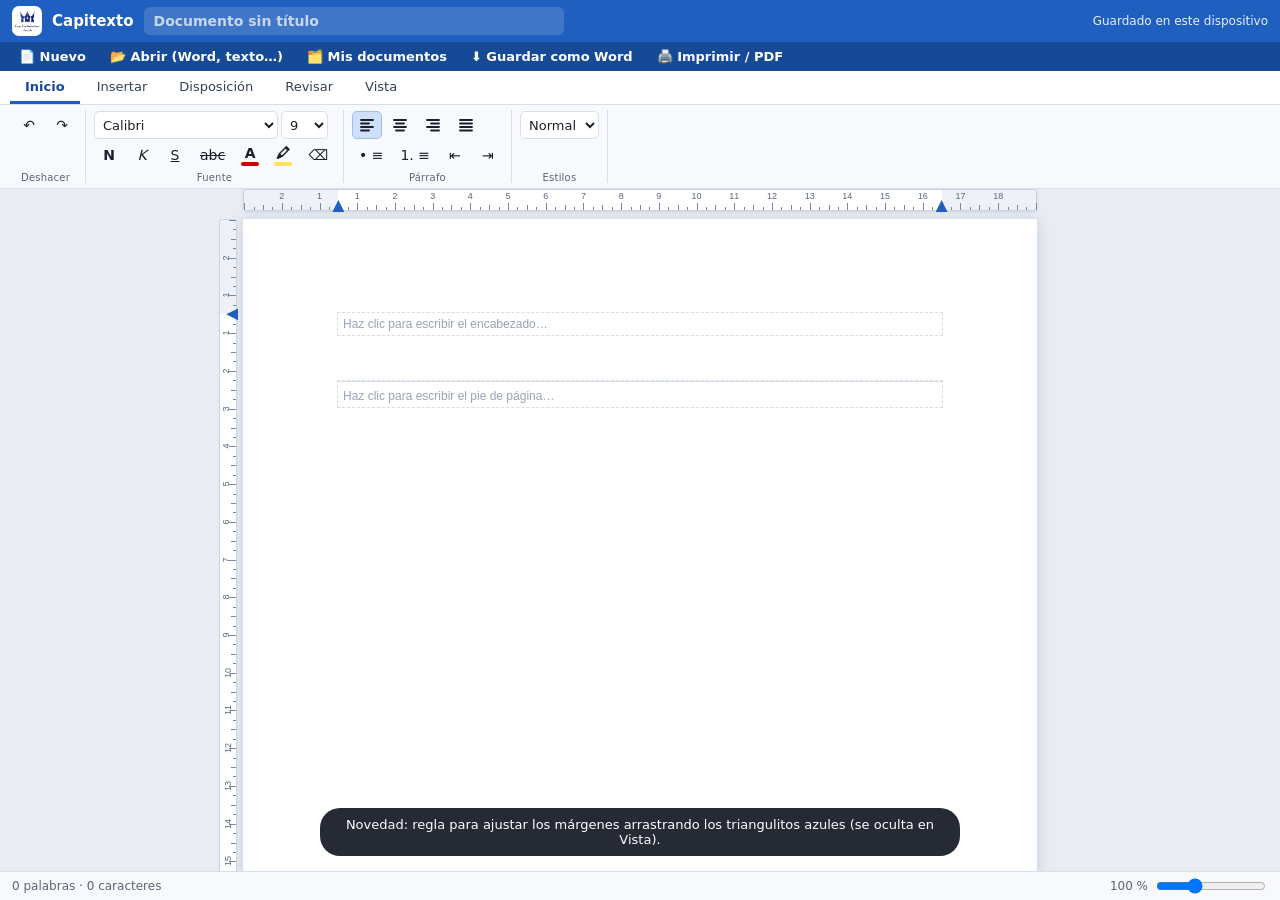
<file: texto/index.html>
<!DOCTYPE html>
<html lang="es">
<head>
<meta charset="utf-8">
<meta name="viewport" content="width=device-width,initial-scale=1">
<meta name="theme-color" content="#1f5fbf">
<meta name="description" content="Procesador de textos del CEIP Capitulaciones de Santa Fe">
<link rel="manifest" href="./manifest.webmanifest">
<title>Capitexto · Procesador de textos del CEIP Capitulaciones</title>
<link rel="icon" href="logo-cole.png">
<style>
:root{--azul:#1f5fbf;--azul2:#174a96;--tinta:#1b1f2a;--gris:#5b6578;--linea:#d9dfea;--fondo:#e9edf3;--cinta:#f7f9fc}
*{box-sizing:border-box}
html,body{height:100%;margin:0}
body{font-family:"Segoe UI",system-ui,-apple-system,Arial,sans-serif;color:var(--tinta);background:var(--fondo);display:flex;flex-direction:column;overflow:hidden}
button,select,input{font-family:inherit}
/* barra de título */
.tb{background:var(--azul);color:#fff;display:flex;align-items:center;gap:10px;padding:6px 12px;flex:none}
.tb img{width:30px;height:30px;border-radius:7px;background:#fff;object-fit:contain;padding:2px}
.tb .marca{font-weight:700;font-size:15px;white-space:nowrap}
.tb input{flex:1;min-width:60px;max-width:420px;background:rgba(255,255,255,.14);border:1px solid transparent;color:#fff;border-radius:6px;padding:5px 9px;font-size:14px;font-weight:600}
.tb input::placeholder{color:rgba(255,255,255,.7)}
.tb input:focus{outline:none;background:#fff;color:var(--tinta)}
.tb .est{margin-left:auto;font-size:12px;opacity:.9;white-space:nowrap}
/* menú de archivo */
.menu{background:var(--azul2);display:flex;gap:2px;padding:0 8px;flex:none;overflow-x:auto}
.menu button{background:none;border:0;color:#fff;font-size:13px;font-weight:600;padding:7px 11px;cursor:pointer;white-space:nowrap;border-radius:5px 5px 0 0}
.menu button:hover{background:rgba(255,255,255,.16)}
/* cinta */
.cinta{background:var(--cinta);border-bottom:1px solid var(--linea);display:flex;align-items:stretch;gap:0;padding:5px 6px;flex:none;overflow-x:auto}
.grp{display:flex;flex-direction:column;justify-content:space-between;padding:0 8px;border-right:1px solid var(--linea);flex:none}
.grp:last-child{border-right:0}
.grp .fila{display:flex;align-items:center;gap:3px;min-height:30px}
.grp .tit{font-size:10px;color:var(--gris);text-align:center;margin-top:2px;letter-spacing:.02em}
.b{min-width:30px;height:28px;border:1px solid transparent;background:none;border-radius:5px;cursor:pointer;font-size:14px;color:var(--tinta);display:inline-flex;align-items:center;justify-content:center;padding:0 6px;gap:4px;white-space:nowrap}
.b:hover{background:#e4ebf7;border-color:#c9d6ee}
.b.on{background:#cfe0fb;border-color:#9dbdf0}
.b svg{width:16px;height:16px;fill:none;stroke:currentColor;stroke-width:1.8;stroke-linecap:round}
.cinta select{height:28px;border:1px solid var(--linea);border-radius:5px;background:#fff;font-size:13px;padding:0 4px;color:var(--tinta)}
.col{position:relative;display:inline-flex;flex-direction:column;align-items:center;justify-content:center;width:30px;height:28px;border-radius:5px;cursor:pointer;font-weight:700;font-size:14px}
.col:hover{background:#e4ebf7}
.col i{display:block;width:18px;height:4px;border-radius:2px;margin-top:1px}
.col input{position:absolute;inset:0;opacity:0;cursor:pointer;width:100%;height:100%}
/* pestañas estilo cinta de Word */
.pestanas{display:flex;align-items:stretch;gap:2px;padding:0 10px;background:#fff;border-bottom:1px solid var(--linea);flex:none}
.pestanas button{border:0;background:transparent;color:#344054;padding:8px 15px 7px;font-size:13px;cursor:pointer;border-bottom:3px solid transparent}
.pestanas button:hover{background:#edf2fa}
.pestanas button.activa{color:var(--azul2);font-weight:700;border-bottom-color:var(--azul)}
.cinta .grp[data-panel]{display:none}
.cinta .grp[data-panel].visible{display:flex}
@media(max-width:820px){.pestanas{overflow-x:auto}.pestanas button{padding:8px 11px}}
/* zona de trabajo */
.ws{flex:1;overflow:auto;padding:22px 12px 60px;position:relative}
.hoja{--mt:25mm;--mr:25mm;--mb:25mm;--ml:25mm;width:210mm;max-width:100%;min-height:297mm;margin:0 auto;background:#fff;box-shadow:0 2px 14px rgba(40,60,100,.18);padding:var(--mt) var(--mr) var(--mb) var(--ml);outline:none;font-family:Calibri,Carlito,"Segoe UI",Arial,sans-serif;font-size:11pt;line-height:1.35;color:#1b1b1b;overflow-wrap:break-word;
  background-image:repeating-linear-gradient(to bottom,#fff 0,#fff 297mm,#dfe5ee 297mm,#dfe5ee 309mm);background-size:100% 309mm}
.hoja p{margin:0 0 8pt}
.hoja .cap-hf{font-size:9pt;color:#555;min-height:14pt;outline:1px dashed #d7deea;padding:2pt 4pt;margin:0 0 8pt;white-space:normal}
.hoja .cap-footer{margin:12pt 0 0;border-top:1px solid #d7deea;padding-top:4pt}
.hoja .cap-hf:empty:before{content:attr(data-placeholder);color:#9aa3b2}
.hoja .cap-hf:focus{outline:1px solid #8aafe8}
.hoja h1{font-size:20pt;margin:14pt 0 6pt;color:#1f3864;line-height:1.2}
.hoja h2{font-size:15pt;margin:12pt 0 5pt;color:#2e5597;line-height:1.25}
.hoja h3{font-size:12.5pt;margin:10pt 0 4pt;color:#2e5597}
.hoja ul,.hoja ol{margin:0 0 8pt;padding-left:26pt}
.hoja li{margin-bottom:2pt}
.hoja table{border-collapse:collapse;width:100%;margin:0 0 8pt;table-layout:fixed}
.hoja td,.hoja th{border:1px solid #8a94a6;padding:4pt 6pt;vertical-align:top;min-width:20px}
.hoja td p,.hoja th p{margin:0}
.hoja table.membrete td{border:0;vertical-align:middle;padding:2pt 6pt}
.hoja table.membrete{border-bottom:2px solid #1f5fbf;margin-bottom:12pt}
.hoja img{max-width:100%;height:auto}
.hoja img.sel{outline:2px solid var(--azul);outline-offset:2px}
.hoja hr{border:0;border-top:1px solid #8a94a6;margin:10pt 0}
.hoja a{color:#1155cc}
.hoja blockquote{margin:0 0 0 30pt;padding:0;border:0}
.salto{border-top:2px dashed #9aa7bd;margin:14pt 0;text-align:center;font:600 10px "Segoe UI",sans-serif;color:#7b879b;line-height:0;user-select:none}
.salto span{background:#fff;padding:0 8px}
/* barra de imagen */
.ibar{position:absolute;display:none;background:#fff;border:1px solid var(--linea);border-radius:8px;box-shadow:0 6px 18px rgba(40,60,100,.2);padding:4px;gap:2px;z-index:20}
.ibar .b{font-size:12px;height:26px}
/* barra de estado */
.sb{background:var(--cinta);border-top:1px solid var(--linea);display:flex;align-items:center;gap:14px;padding:4px 12px;font-size:12px;color:var(--gris);flex:none}
.sb .z{margin-left:auto;display:flex;align-items:center;gap:6px}
.sb input[type=range]{width:110px}
/* diálogos */
.vel{position:fixed;inset:0;background:rgba(20,30,50,.42);display:none;align-items:center;justify-content:center;padding:16px;z-index:50}
.dlg{background:#fff;border-radius:14px;max-width:520px;width:100%;max-height:86vh;overflow:auto;padding:18px 20px;box-shadow:0 20px 50px rgba(0,0,0,.25)}
.dlg h3{margin:0 0 12px;font-size:17px}
.dlg label{display:block;font-size:12px;font-weight:600;color:var(--gris);margin:8px 0 3px}
.dlg input[type=text],.dlg input[type=url]{width:100%;border:1px solid var(--linea);border-radius:8px;padding:8px 10px;font-size:14px}
.dlg .pie{display:flex;gap:8px;justify-content:flex-end;margin-top:16px;flex-wrap:wrap}
.bt{border:1px solid var(--linea);background:#fff;border-radius:8px;padding:8px 14px;font-size:13px;font-weight:600;cursor:pointer;color:var(--tinta)}
.bt.p{background:var(--azul);border-color:var(--azul);color:#fff}
.bt.r{color:#b3261e;border-color:#f0c9c6}
.doc{display:flex;align-items:center;gap:8px;border:1px solid var(--linea);border-radius:10px;padding:9px 11px;margin-bottom:7px}
.doc .n{flex:1;min-width:0}
.doc .n b{display:block;font-size:14px;white-space:nowrap;overflow:hidden;text-overflow:ellipsis}
.doc .n small{color:var(--gris);font-size:11.5px}
.rej{display:grid;grid-template-columns:repeat(8,22px);gap:3px;margin-top:6px}
.rej i{width:22px;height:22px;border:1px solid var(--linea);border-radius:3px;display:block;cursor:pointer}
.rej i.h{background:#cfe0fb;border-color:#7fa8ea}
.aviso{position:fixed;left:50%;bottom:44px;transform:translateX(-50%);background:#1b1f2a;color:#fff;font-size:13px;padding:9px 16px;border-radius:20px;opacity:0;transition:opacity .25s;pointer-events:none;z-index:60;max-width:90vw;text-align:center}
.aviso.v{opacity:.95}
@media(max-width:820px){.hoja{padding:14mm 9mm;min-height:60vh;background-image:none}.tb .marca{display:none}.ws{padding:10px 6px 50px}}
@media print{
  body{display:block;overflow:visible;background:#fff}
  .tb,.menu,.pestanas,.cinta,.sb,.ibar,.vel,.aviso{display:none!important}
  .ws{overflow:visible;padding:0}
  .hoja{width:auto;min-height:0;box-shadow:none;padding:0;background-image:none;zoom:1!important}
  .hoja .cap-hf{outline:0;color:#444}
  .hoja .cap-hf:empty:before{content:""}
  .hoja .cap-footer{position:relative}
  .hoja img.sel{outline:0}
  .salto{border:0;margin:0;height:0;page-break-after:always;break-after:page}.salto span{display:none}
  .hoja *{-webkit-print-color-adjust:exact;print-color-adjust:exact}
  @page{size:A4;margin:25mm}
}

/* reglas */
.reglaH{position:sticky;top:-22px;z-index:6;width:210mm;max-width:100%;height:22px;margin:-22px auto 8px;background:#eef2f8;border:1px solid #c9d3e3;border-radius:3px;box-shadow:0 1px 3px rgba(40,60,100,.12);user-select:none;touch-action:none}
.reglaV{position:absolute;z-index:5;width:18px;height:297mm;background:#eef2f8;border:1px solid #c9d3e3;border-radius:3px;user-select:none;touch-action:none}
.regla-zona{position:absolute;background:#fff}
.regla-marca{position:absolute;background:#7b879b}
.regla-num{position:absolute;font:9px "Segoe UI",Arial,sans-serif;color:#5b667a;transform:translate(-50%,0)}
.reglaV .regla-num{transform:translate(0,-50%) rotate(-90deg);left:3px}
.regla-tope{position:absolute;width:12px;height:12px;cursor:ew-resize;z-index:2}
.reglaH .regla-tope{top:10px;margin-left:-6px;clip-path:polygon(50% 0,100% 100%,0 100%);background:#1f5fbf}
.reglaV .regla-tope{left:6px;margin-top:-6px;cursor:ns-resize;clip-path:polygon(0 50%,100% 0,100% 100%);background:#1f5fbf}
.regla-tope:hover{background:#0b3f8f}
.regla-info{position:fixed;z-index:30;background:#1b2a44;color:#fff;font:600 12px "Segoe UI",sans-serif;padding:3px 8px;border-radius:6px;pointer-events:none;display:none}
.regla-guia{position:fixed;z-index:29;pointer-events:none;display:none;border:0 dashed #1f5fbf}
body.sin-regla .reglaH,body.sin-regla .reglaV{display:none}
@media(max-width:820px){.reglaH,.reglaV{display:none}}
@media print{.reglaH,.reglaV,.regla-info,.regla-guia{display:none!important}}
</style>
</head>
<body>
<header class="tb">
  <img src="logo-cole.png" alt="">
  <span class="marca">Capitexto</span>
  <input id="titulo" placeholder="Documento sin título" aria-label="Nombre del documento" maxlength="120">
  <span class="est" id="est">Guardado</span>
</header>
<div class="menu">
  <button id="m-nuevo">📄 Nuevo</button>
  <button id="m-abrir">📂 Abrir (Word, texto…)</button>
  <button id="m-docs">🗂️ Mis documentos</button>
  <button id="m-docx">⬇️ Guardar como Word</button>
  <button id="m-pdf">🖨️ Imprimir / PDF</button>
  <input type="file" id="f-abrir" accept=".docx,.txt,.html,.htm" hidden>
  <input type="file" id="f-img" accept="image/*" hidden>
</div>
<nav class="pestanas" id="pestanas" aria-label="Pestañas de herramientas">
  <button class="activa" data-panel-tab="inicio">Inicio</button>
  <button data-panel-tab="insertar">Insertar</button>
  <button data-panel-tab="disposicion">Disposición</button>
  <button data-panel-tab="revisar">Revisar</button>
  <button data-panel-tab="vista">Vista</button>
</nav>
<div class="cinta" id="cinta">
  <div class="grp" data-panel="inicio"><div class="fila">
    <button class="b" data-c="undo" title="Deshacer (Ctrl+Z)">↶</button>
    <button class="b" data-c="redo" title="Rehacer (Ctrl+Y)">↷</button>
  </div><div class="tit">Deshacer</div></div>

  <div class="grp" data-panel="inicio"><div class="fila">
    <select id="s-fuente" title="Tipo de letra">
      <option>Arial</option><option>Arial Narrow</option><option>Aptos</option><option>Aptos Display</option><option>Calibri</option><option>Cambria</option><option>Candara</option><option>Century Gothic</option><option>Comic Sans MS</option><option>Consolas</option><option>Constantia</option><option>Courier New</option><option>Franklin Gothic Medium</option><option>Garamond</option><option>Georgia</option><option>Helvetica</option><option>Lucida Sans</option><option>Palatino Linotype</option><option>Segoe UI</option><option>Tahoma</option><option>Times New Roman</option><option>Trebuchet MS</option><option>Verdana</option>
    </select>
    <select id="s-tam" title="Tamaño de letra">
      <option>8</option><option>9</option><option>10</option><option selected>11</option><option>12</option><option>14</option><option>16</option><option>18</option><option>20</option><option>24</option><option>28</option><option>36</option><option>48</option><option>72</option>
    </select>
  </div><div class="fila">
    <button class="b" data-c="bold" title="Negrita (Ctrl+B)"><b>N</b></button>
    <button class="b" data-c="italic" title="Cursiva (Ctrl+I)"><i>K</i></button>
    <button class="b" data-c="underline" title="Subrayado (Ctrl+U)"><u>S</u></button>
    <button class="b" data-c="strikeThrough" title="Tachado"><s>abc</s></button>
    <span class="col" title="Color de la letra">A<i id="i-color" style="background:#d00000"></i><input type="color" id="c-color" value="#d00000"></span>
    <span class="col" title="Resaltar">🖍<i id="i-res" style="background:#ffe45c"></i><input type="color" id="c-res" value="#ffe45c"></span>
    <button class="b" data-c="removeFormat" title="Quitar el formato">⌫</button>
  </div><div class="tit">Fuente</div></div>

  <div class="grp" data-panel="inicio"><div class="fila">
    <button class="b" data-c="justifyLeft" title="Alinear a la izquierda"><svg viewBox="0 0 16 16"><path d="M2 3h12M2 6.5h8M2 10h12M2 13.5h8"/></svg></button>
    <button class="b" data-c="justifyCenter" title="Centrar"><svg viewBox="0 0 16 16"><path d="M2 3h12M4 6.5h8M2 10h12M4 13.5h8"/></svg></button>
    <button class="b" data-c="justifyRight" title="Alinear a la derecha"><svg viewBox="0 0 16 16"><path d="M2 3h12M6 6.5h8M2 10h12M6 13.5h8"/></svg></button>
    <button class="b" data-c="justifyFull" title="Justificar"><svg viewBox="0 0 16 16"><path d="M2 3h12M2 6.5h12M2 10h12M2 13.5h12"/></svg></button>
  </div><div class="fila">
    <button class="b" data-c="insertUnorderedList" title="Lista con viñetas">• ≡</button>
    <button class="b" data-c="insertOrderedList" title="Lista numerada">1. ≡</button>
    <button class="b" data-c="outdent" title="Disminuir sangría">⇤</button>
    <button class="b" data-c="indent" title="Aumentar sangría">⇥</button>
  </div><div class="tit">Párrafo</div></div>

  <div class="grp" data-panel="inicio"><div class="fila">
    <select id="s-estilo" title="Estilo">
      <option value="P">Normal</option><option value="H1">Título 1</option><option value="H2">Título 2</option><option value="H3">Título 3</option>
    </select>
  </div><div class="fila">&nbsp;</div><div class="tit">Estilos</div></div>

  <div class="grp" data-panel="insertar"><div class="fila">
    <button class="b" id="b-tabla" title="Insertar tabla">▦ Tabla</button>
    <button class="b" id="b-img" title="Insertar imagen">🖼 Imagen</button>
    <button class="b" id="b-link" title="Insertar enlace">🔗 Enlace</button>
  </div><div class="fila">
    <button class="b" id="b-hr" title="Línea horizontal">― Línea</button>
    <button class="b" id="b-salto" title="Salto de página">⤓ Salto de página</button>
    <button class="b" id="b-memb" title="Poner arriba el membrete del colegio">🏫 Membrete</button>
  </div><div class="tit">Insertar</div></div>

  <div class="grp" id="g-tabla" style="display:none"><div class="fila">
    <button class="b" data-t="fila+" title="Añadir fila debajo">＋ Fila</button>
    <button class="b" data-t="col+" title="Añadir columna a la derecha">＋ Columna</button>
  </div><div class="fila">
    <button class="b" data-t="fila-" title="Quitar esta fila">－ Fila</button>
    <button class="b" data-t="col-" title="Quitar esta columna">－ Columna</button>
    <button class="b" data-t="del" title="Eliminar la tabla">🗑</button>
  </div><div class="tit">Tabla</div></div>

  <div class="grp" data-panel="disposicion"><div class="fila">
    <button class="b" id="b-pagina" title="Configurar página, márgenes y encabezado/pie">📐 Configurar página</button>
  </div><div class="fila">&nbsp;</div><div class="tit">Diseño de página</div></div>
  <div class="grp" data-panel="revisar"><div class="fila">
    <button class="b" id="b-buscar" title="Buscar y reemplazar (Ctrl+H)">🔎 Buscar y reemplazar</button>
  </div><div class="fila">&nbsp;</div><div class="tit">Revisión</div></div>
  <div class="grp" data-panel="vista"><div class="fila">
    <button class="b" data-zoom="80">80 %</button><button class="b" data-zoom="100">100 %</button><button class="b" data-zoom="120">120 %</button>
  </div><div class="fila">&nbsp;</div><div class="tit">Zoom del documento</div></div>
  <div class="grp" data-panel="vista"><div class="fila"><button class="b" id="b-regla" title="Mostrar u ocultar la regla">📏 Regla</button></div><div class="fila">&nbsp;</div><div class="tit">Mostrar</div></div>
</div>

<main class="ws" id="ws">
  <div class="reglaH" id="reglaH"></div><div class="reglaV" id="reglaV"></div><div class="regla-info" id="reglaInfo"></div><div class="regla-guia" id="reglaGuia"></div>
  <div class="hoja" id="hoja" contenteditable="true" spellcheck="true" lang="es"><div class="cap-hf cap-header" contenteditable="true" data-cap-hf="header" data-placeholder="Haz clic para escribir el encabezado…"></div><p><br></p><div class="cap-hf cap-footer" contenteditable="true" data-cap-hf="footer" data-placeholder="Haz clic para escribir el pie de página…"></div></div>
  <div class="ibar" id="ibar">
    <button class="b" data-i="25">25 %</button><button class="b" data-i="50">50 %</button><button class="b" data-i="75">75 %</button><button class="b" data-i="100">100 %</button>
    <button class="b" data-i="izq" title="A la izquierda">⇤</button><button class="b" data-i="cen" title="Centrada">↔</button><button class="b" data-i="der" title="A la derecha">⇥</button>
    <button class="b" data-i="del" title="Eliminar imagen">🗑</button>
  </div>
</main>

<footer class="sb">
  <span id="cuenta">0 palabras</span>
  <span class="z"><span id="zt">100 %</span><input type="range" id="zoom" min="50" max="200" step="10" value="100" aria-label="Zoom"></span>
</footer>

<div class="vel" id="vel"><div class="dlg" id="dlg"></div></div>
<div class="aviso" id="aviso"></div>

<script>
'use strict';
const $=id=>document.getElementById(id);
const hoja=$('hoja'), titulo=$('titulo');
const VACIO='<p><br></p>';
const esc=t=>String(t==null?'':t).replace(/&/g,'&amp;').replace(/</g,'&lt;').replace(/>/g,'&gt;').replace(/"/g,'&quot;');
function aviso(t){const a=$('aviso');a.textContent=t;a.classList.add('v');clearTimeout(aviso._t);aviso._t=setTimeout(()=>a.classList.remove('v'),2600);}

// ═════ almacenamiento (IndexedDB, en este dispositivo) ═════
const BD={
  _p:null,
  abrir(){ if(!this._p) this._p=new Promise((ok,ko)=>{const r=indexedDB.open('capitexto',1);
    r.onupgradeneeded=()=>r.result.createObjectStore('docs',{keyPath:'id'});
    r.onsuccess=()=>ok(r.result); r.onerror=()=>ko(r.error);}); return this._p; },
  async tx(modo,fn){const db=await this.abrir();return new Promise((ok,ko)=>{const t=db.transaction('docs',modo);const rq=fn(t.objectStore('docs'));
    t.oncomplete=()=>ok(rq&&rq.result);t.onerror=()=>ko(t.error);});},
  guardar(d){return this.tx('readwrite',s=>s.put(d));},
  leer(id){return this.tx('readonly',s=>s.get(id));},
  todos(){return this.tx('readonly',s=>s.getAll());},
  borrar(id){return this.tx('readwrite',s=>s.delete(id));}
};
const MARGEN_DEF={top:2.5,right:2.5,bottom:2.5,left:2.5};
let estadoMargenes={...MARGEN_DEF};
let DOC={id:null,titulo:'',html:VACIO,hf:{header:'',footer:''},margenes:{...MARGEN_DEF},mod:0};
const nuevoId=()=>'d'+Date.now().toString(36)+Math.random().toString(36).slice(2,6);
let tGuardar=null;
function sucio(){ $('est').textContent='Guardando…'; clearTimeout(tGuardar); tGuardar=setTimeout(guardar,700); contar(); }
async function guardar(){
  DOC.titulo=titulo.value.trim(); DOC.html=limpiaHTML(); DOC.hf=datosHF(); DOC.margenes=estadoMargenes; DOC.mod=Date.now();
  try{ await BD.guardar(DOC); localStorage.setItem('capitexto_actual',DOC.id); $('est').textContent='Guardado en este dispositivo'; }
  catch(e){ $('est').textContent='⚠️ No se ha podido guardar'; }
}
function limpiaHTML(){ const c=hoja.cloneNode(true); quitarPag(c); c.querySelectorAll('.cap-hf,img.sel').forEach(i=>i.remove()); return c.innerHTML.replace(/\u200B/g,''); }
function datosHF(){return {header:hoja.querySelector('[data-cap-hf=header]')?.innerHTML||'',footer:hoja.querySelector('[data-cap-hf=footer]')?.innerHTML||''};}
function ponerHF(d={}){const h=hoja.querySelector('[data-cap-hf=header]'),f=hoja.querySelector('[data-cap-hf=footer]');if(h)h.innerHTML=d.header||'';if(f)f.innerHTML=d.footer||'';}
function insertarZonasHF(){if(!hoja.querySelector('[data-cap-hf=header]'))hoja.insertAdjacentHTML('afterbegin','<div class="cap-hf cap-header" contenteditable="true" data-cap-hf="header" data-placeholder="Haz clic para escribir el encabezado…"></div>');if(!hoja.querySelector('[data-cap-hf=footer]'))hoja.insertAdjacentHTML('beforeend','<div class="cap-hf cap-footer" contenteditable="true" data-cap-hf="footer" data-placeholder="Haz clic para escribir el pie de página…"></div>');}
function cargar(d){ setTimeout(paginar,60); DOC=d; titulo.value=d.titulo||''; hoja.innerHTML=d.html||VACIO; insertarZonasHF(); ponerHF(d.hf||{}); aplicarMargenes(d.margenes||{}); ocultarIbar(); contar(); estado(); document.title=(d.titulo||'Documento sin título')+' · Capitexto'; }
function docNuevo(){ cargar({id:nuevoId(),titulo:'',html:VACIO,hf:{header:'',footer:''},margenes:{...MARGEN_DEF},mod:Date.now()}); guardar(); hoja.focus(); }

// ═════ selección y órdenes de formato ═════
let rango=null;
document.addEventListener('selectionchange',()=>{
  const s=getSelection(); if(!s.rangeCount) return;
  const r=s.getRangeAt(0);
  if(hoja.contains(r.commonAncestorContainer)){ rango=r.cloneRange(); estado(); }
});
function guardaRango(){ const s=getSelection(); if(!s.rangeCount) return; const r=s.getRangeAt(0); if(hoja.contains(r.commonAncestorContainer)) rango=r.cloneRange(); }
['keyup','mouseup','input','blur'].forEach(ev=>hoja.addEventListener(ev,guardaRango));
// Chrome a veces deja listas o tablas metidas dentro de un párrafo: se sacan fuera
function normalizar(){
  const malos=[...hoja.querySelectorAll('p')].filter(p=>p.querySelector('ul,ol,table,p,h1,h2,h3,hr,.salto'));
  if(!malos.length) return;
  const s=getSelection(); let sc=null,so=0; if(s.rangeCount){ sc=s.getRangeAt(0).startContainer; so=s.getRangeAt(0).startOffset; }
  malos.forEach(p=>{ if(p.isConnected) p.replaceWith(...p.childNodes); });
  if(sc&&sc.isConnected&&hoja.contains(sc)){ try{ const r=document.createRange(); r.setStart(sc,Math.min(so,sc.nodeType===3?sc.data.length:sc.childNodes.length)); r.collapse(true); s.removeAllRanges(); s.addRange(r); rango=r.cloneRange(); }catch(e){} }
}
function restaurar(){ hoja.focus(); if(rango){const s=getSelection();s.removeAllRanges();s.addRange(rango);} }
function orden(c,v){ restaurar(); document.execCommand(c,false,v==null?null:v); normalizar(); guardaRango(); sucio(); estado(); }
try{ document.execCommand('defaultParagraphSeparator',false,'p'); document.execCommand('styleWithCSS',false,true); }catch(e){}

$('cinta').addEventListener('mousedown',e=>{ if(e.target.closest('button')) e.preventDefault(); });
function activarPanel(nombre){
  document.querySelectorAll('[data-panel-tab]').forEach(b=>b.classList.toggle('activa',b.dataset.panelTab===nombre));
  document.querySelectorAll('.cinta .grp[data-panel]').forEach(g=>g.classList.toggle('visible',g.dataset.panel===nombre));
}
document.querySelectorAll('[data-panel-tab]').forEach(b=>b.addEventListener('click',()=>activarPanel(b.dataset.panelTab)));
activarPanel('inicio');
document.querySelectorAll('[data-zoom]').forEach(b=>b.addEventListener('click',()=>{const v=+b.dataset.zoom;$('zoom').value=v;hoja.style.zoom=v/100;$('zt').textContent=v+' %';ocultarIbar();paginarLuego();}));
$('ibar').addEventListener('mousedown',e=>e.preventDefault());
document.querySelectorAll('[data-c]').forEach(b=>b.addEventListener('click',()=>orden(b.dataset.c)));

$('s-fuente').addEventListener('change',e=>orden('fontName',e.target.value));
$('s-estilo').addEventListener('change',e=>orden('formatBlock','<'+e.target.value+'>'));
let tamPend=null;
function fijaTam(){
  if(!tamPend) return;
  hoja.querySelectorAll('font[size="7"]').forEach(f=>{
    const s=document.createElement('span'); s.style.fontSize=tamPend+'pt';
    if(f.face) s.style.fontFamily=f.face; if(f.color) s.style.color=f.color;
    const sel=getSelection(), dentro=sel.rangeCount&&f.contains(sel.anchorNode), nodo=sel.anchorNode, off=sel.anchorOffset;
    while(f.firstChild) s.appendChild(f.firstChild); f.replaceWith(s);
    if(dentro&&nodo.isConnected){ try{ sel.collapse(nodo,off); }catch(e){} }
  });
  hoja.querySelectorAll('span[style*="xxx-large"]').forEach(s=>s.style.fontSize=tamPend+'pt');
}
$('s-tam').addEventListener('change',e=>{
  restaurar(); tamPend=e.target.value;
  if(rango&&rango.collapsed){            // sin texto seleccionado: lo que se escriba a partir de aquí
    const s=document.createElement('span'); s.style.fontSize=tamPend+'pt'; s.textContent='\u200B';
    rango.insertNode(s); const r=document.createRange(); r.setStart(s.firstChild,1); r.collapse(true);
    const sel=getSelection(); sel.removeAllRanges(); sel.addRange(r); rango=r.cloneRange(); sucio(); return;
  }
  document.execCommand('styleWithCSS',false,false);
  document.execCommand('fontSize',false,'7');
  document.execCommand('styleWithCSS',false,true);
  fijaTam(); guardaRango(); sucio();
});
$('c-color').addEventListener('input',e=>{ $('i-color').style.background=e.target.value; orden('foreColor',e.target.value); });
$('c-res').addEventListener('input',e=>{ $('i-res').style.background=e.target.value; orden('hiliteColor',e.target.value); });

function celdaActual(){ const n=rango&&rango.startContainer; const el=n&&(n.nodeType===1?n:n.parentElement); return el&&el.closest?el.closest('td,th'):null; }
function estado(){
  ['bold','italic','underline','strikeThrough','justifyLeft','justifyCenter','justifyRight','justifyFull','insertUnorderedList','insertOrderedList'].forEach(c=>{
    const b=document.querySelector('[data-c="'+c+'"]'); if(!b) return; let on=false; try{on=document.queryCommandState(c);}catch(e){} b.classList.toggle('on',on);
  });
  const n=rango&&rango.startContainer, el=n&&(n.nodeType===1?n:n.parentElement);
  if(el&&hoja.contains(el)){
    const cs=getComputedStyle(el);
    const pt=Math.round(parseFloat(cs.fontSize)*0.75*2)/2; const st=$('s-tam');
    if([...st.options].some(o=>+o.value===pt)) st.value=String(pt);
    const f=(cs.fontFamily.split(',')[0]||'').replace(/["']/g,'').trim(); const sf=$('s-fuente');
    const of=[...sf.options].find(o=>o.value.toLowerCase()===f.toLowerCase()); if(of) sf.value=of.value;
    const blq=el.closest('h1,h2,h3,p,li,td,div'); const tg=blq?blq.tagName:'P';
    $('s-estilo').value=['H1','H2','H3'].includes(tg)?tg:'P';
  }
  $('g-tabla').style.display=celdaActual()&&!celdaActual().closest('table.membrete')?'flex':'none';
}

// ═════ insertar ═════
function insertarHTML(h){ restaurar(); document.execCommand('insertHTML',false,h); sucio(); }
function insertarBloque(html){
  restaurar(); normalizar();
  let n=rango?rango.startContainer:null; if(n&&n.nodeType===3) n=n.parentNode;
  if(!n||!hoja.contains(n)) n=hoja;
  const cont=(n.closest&&n.closest('td,th'))||hoja;
  let blq=n; while(blq!==cont&&blq.parentNode!==cont) blq=blq.parentNode;
  const t=document.createElement('template'); t.innerHTML=html; const nodos=[...t.content.childNodes];
  if(blq===cont) nodos.forEach(x=>cont.appendChild(x));
  else{ let ref=blq; nodos.forEach(x=>{ref.after(x);ref=x;});
    if(blq.tagName==='P'&&!blq.textContent.trim()&&!blq.querySelector('img')) blq.remove(); }
  const tb=nodos.find(x=>x.tagName==='TABLE'); const dest=tb?tb.querySelector('td'):nodos[nodos.length-1];
  const r=document.createRange(); r.selectNodeContents(dest); r.collapse(true);
  const s=getSelection(); s.removeAllRanges(); s.addRange(r); rango=r.cloneRange();
  sucio(); estado();
}
$('b-hr').addEventListener('click',()=>insertarBloque('<hr><p><br></p>'));
$('b-salto').addEventListener('click',()=>insertarBloque('<div class="salto" contenteditable="false"><span>Salto de página</span></div><p><br></p>'));

// tabla
$('b-tabla').addEventListener('click',()=>{
  let f=0,c=0;
  dialogo('<h3>Insertar tabla</h3><p style="font-size:13px;color:var(--gris);margin:0">Pasa el ratón y pulsa en el tamaño que quieras: <b id="rj-t">1 × 1</b></p><div class="rej" id="rej">'+
    Array.from({length:64},(_,i)=>'<i data-f="'+(Math.floor(i/8)+1)+'" data-k="'+(i%8+1)+'"></i>').join('')+'</div><div class="pie"><button class="bt" data-x>Cancelar</button></div>');
  const rj=$('rej');
  rj.addEventListener('mouseover',e=>{const i=e.target.closest('i');if(!i)return;f=+i.dataset.f;c=+i.dataset.k;
    rj.querySelectorAll('i').forEach(x=>x.classList.toggle('h',+x.dataset.f<=f&&+x.dataset.k<=c));$('rj-t').textContent=f+' × '+c;});
  rj.addEventListener('click',e=>{const i=e.target.closest('i');if(!i)return;f=+i.dataset.f;c=+i.dataset.k;cerrar();
    insertarBloque('<table><tbody>'+('<tr>'+'<td><br></td>'.repeat(c)+'</tr>').repeat(f)+'</tbody></table><p><br></p>');});
});
document.querySelectorAll('[data-t]').forEach(b=>b.addEventListener('click',()=>{ setTimeout(paginarLuego,0);
  quitarPag(hoja);
  const td=celdaActual(); if(!td) return; const tr=td.parentElement, tb=td.closest('table'), k=td.cellIndex, op=b.dataset.t;
  if(op==='fila+'){ const n=tr.cloneNode(true); n.querySelectorAll('td,th').forEach(x=>x.innerHTML='<br>'); tr.after(n); }
  if(op==='fila-'){ if(tb.rows.length>1) tr.remove(); else tb.remove(); }
  if(op==='col+'){ [...tb.rows].forEach(r=>{const x=document.createElement('td');x.innerHTML='<br>';(r.cells[k]||r.lastElementChild).after(x);}); }
  if(op==='col-'){ if(tr.cells.length>1) [...tb.rows].forEach(r=>r.cells[k]&&r.cells[k].remove()); else tb.remove(); }
  if(op==='del'){ tb.remove(); }
  sucio(); estado();
}));

// imagen
$('b-img').addEventListener('click',()=>$('f-img').click());
$('f-img').addEventListener('change',async e=>{
  const f=e.target.files[0]; e.target.value=''; if(!f) return;
  try{ const u=await reducirImagen(f); insertarHTML('<img src="'+u+'" alt="">'); }
  catch(er){ aviso('No se ha podido cargar la imagen'); }
});
function reducirImagen(f){ return new Promise((ok,ko)=>{
  const fr=new FileReader(); fr.onerror=ko;
  fr.onload=()=>{ const im=new Image(); im.onerror=ko; im.onload=()=>{
    const MAX=1400; if(im.naturalWidth<=MAX&&f.size<400000) return ok(fr.result);
    const k=Math.min(1,MAX/im.naturalWidth), c=document.createElement('canvas'); c.width=Math.round(im.naturalWidth*k); c.height=Math.round(im.naturalHeight*k);
    c.getContext('2d').drawImage(im,0,0,c.width,c.height);
    ok(c.toDataURL(f.type==='image/png'?'image/png':'image/jpeg',0.86)); }; im.src=fr.result; };
  fr.readAsDataURL(f); }); }
let imgSel=null;
function ocultarIbar(){ if(imgSel) imgSel.classList.remove('sel'); imgSel=null; $('ibar').style.display='none'; }
hoja.addEventListener('click',e=>{
  if(e.target.tagName==='IMG'&&!e.target.closest('table.membrete')){ ocultarIbar(); imgSel=e.target; imgSel.classList.add('sel');
    const ws=$('ws'), r=imgSel.getBoundingClientRect(), w=ws.getBoundingClientRect(), ib=$('ibar');
    ib.style.display='flex'; ib.style.left=Math.max(6,r.left-w.left+ws.scrollLeft)+'px'; ib.style.top=Math.max(6,r.top-w.top+ws.scrollTop-40)+'px';
  } else ocultarIbar();
});
document.querySelectorAll('[data-i]').forEach(b=>b.addEventListener('click',()=>{
  if(!imgSel) return; const o=b.dataset.i;
  if(o==='del'){ imgSel.remove(); ocultarIbar(); }
  else if(/^\d+$/.test(o)){ imgSel.style.width=o+'%'; }
  else { imgSel.style.display='block'; imgSel.style.marginLeft=o==='izq'?'0':'auto'; imgSel.style.marginRight=o==='der'?'0':'auto'; }
  sucio();
}));

// enlace
$('b-link').addEventListener('click',()=>{
  const sel=rango?rango.toString():'';
  dialogo('<h3>Insertar enlace</h3><label>Texto que se ve</label><input type="text" id="lk-t" value="'+esc(sel)+'"><label>Dirección (URL)</label><input type="url" id="lk-u" placeholder="https://…"><div class="pie"><button class="bt" data-x>Cancelar</button><button class="bt p" id="lk-ok">Insertar</button></div>');
  $('lk-u').focus();
  $('lk-ok').addEventListener('click',()=>{ let u=$('lk-u').value.trim(); const t=$('lk-t').value.trim()||u; if(!u) return;
    if(!/^(https?:|mailto:)/i.test(u)) u='https://'+u; cerrar(); insertarHTML('<a href="'+esc(u)+'">'+esc(t)+'</a>'); });
});

// membrete del colegio
let LOGO=null;
async function logoData(){ if(LOGO) return LOGO; const r=await fetch('logo-cole.png'); const b=await r.blob();
  LOGO=await new Promise(ok=>{const fr=new FileReader();fr.onload=()=>ok(fr.result);fr.readAsDataURL(b);}); return LOGO; }
$('b-memb').addEventListener('click',async()=>{
  if(hoja.querySelector('table.membrete')){ aviso('El documento ya tiene el membrete'); return; }
  try{ const u=await logoData();
    const t=document.createElement('table'); t.className='membrete';
    t.innerHTML='<tbody><tr><td style="width:16%"><img src="'+u+'" alt="" style="width:70px"></td><td><p><span style="font-size:14pt"><b>CEIP Capitulaciones de Santa Fe</b></span></p><p><span style="font-size:9.5pt;color:#555555">Santa Fe (Granada) · Código de centro 18008853</span></p></td></tr></tbody>';
    hoja.insertBefore(t,hoja.firstChild); sucio(); aviso('Membrete añadido al principio');
  }catch(e){ aviso('No se ha podido cargar el logo'); }
});

// ═════ diseño de página: márgenes, encabezado y pie ═════
function aplicarMargenes(m={}){ paginarLuego();
  estadoMargenes={top:+m.top||2.5,right:+m.right||2.5,bottom:+m.bottom||2.5,left:+m.left||2.5};
  hoja.style.setProperty('--mt',estadoMargenes.top+'cm');hoja.style.setProperty('--mr',estadoMargenes.right+'cm');
  hoja.style.setProperty('--mb',estadoMargenes.bottom+'cm');hoja.style.setProperty('--ml',estadoMargenes.left+'cm');
  let st=$('estilo-pagina-print');if(!st){st=document.createElement('style');st.id='estilo-pagina-print';document.head.appendChild(st);}
  st.textContent='@media print{@page{size:A4;margin:'+estadoMargenes.top+'cm '+estadoMargenes.right+'cm '+estadoMargenes.bottom+'cm '+estadoMargenes.left+'cm}}';
}
$('b-pagina').addEventListener('click',()=>{
  const m=estadoMargenes;
  dialogo('<h3>Diseño de página</h3><p style="font-size:13px;color:var(--gris)">Márgenes A4 en centímetros. El encabezado y el pie se editan directamente en la hoja.</p>'+['top:Superior','right:Derecho','bottom:Inferior','left:Izquierdo'].map(x=>{const [k,l]=x.split(':');return '<label>'+l+'</label><input type="number" id="m-'+k+'" min="0.5" max="5" step="0.1" value="'+m[k]+'">';}).join('')+'<div class="pie"><button class="bt" data-x>Cancelar</button><button class="bt p" id="m-aplicar">Aplicar</button></div>');
  $('m-aplicar').addEventListener('click',()=>{const n={};['top','right','bottom','left'].forEach(k=>n[k]=Math.max(.5,Math.min(5,parseFloat($('m-'+k).value)||2.5)));aplicarMargenes(n);sucio();cerrar();aviso('Márgenes actualizados');});
});
// El corrector nativo del navegador está activado en el documento y en los campos de encabezado/pie.
hoja.addEventListener('input',e=>{if(e.target.closest('[data-cap-hf]'))sucio();});

// ═════ buscar y reemplazar ═════
function textos(){ const w=document.createTreeWalker(hoja,NodeFilter.SHOW_TEXT), a=[]; let n; while(n=w.nextNode()) a.push(n); return a; }
function abrirBuscar(){
  dialogo('<h3>Buscar y reemplazar</h3><label>Buscar</label><input type="text" id="bq"><label>Reemplazar por</label><input type="text" id="br"><p id="bres" style="font-size:12.5px;color:var(--gris);margin:10px 0 0;min-height:16px"></p><div class="pie"><button class="bt" data-x>Cerrar</button><button class="bt" id="b-sig">Buscar siguiente</button><button class="bt p" id="b-todo">Reemplazar todo</button></div>');
  $('bq').focus(); let pos=-1;
  $('b-sig').addEventListener('click',()=>{ const q=$('bq').value; if(!q) return;
    const ts=textos(), hits=[]; ts.forEach(t=>{ let i=-1; const s=t.data.toLowerCase(); while((i=s.indexOf(q.toLowerCase(),i+1))>=0) hits.push([t,i]); });
    if(!hits.length){ $('bres').textContent='No se ha encontrado.'; return; }
    pos=(pos+1)%hits.length; const [t,i]=hits[pos]; const r=document.createRange(); r.setStart(t,i); r.setEnd(t,i+q.length);
    const s=getSelection(); s.removeAllRanges(); s.addRange(r); rango=r.cloneRange();
    (t.parentElement||hoja).scrollIntoView({block:'center'}); $('bres').textContent='Coincidencia '+(pos+1)+' de '+hits.length; });
  $('b-todo').addEventListener('click',()=>{ const q=$('bq').value, r=$('br').value; if(!q) return; let n=0;
    const re=new RegExp(q.replace(/[.*+?^${}()|[\]\\]/g,'\\$&'),'gi');
    textos().forEach(t=>{ const d=t.data.replace(re,()=>{n++;return r;}); if(d!==t.data) t.data=d; });
    $('bres').textContent=n?('Hecho: '+n+' cambio'+(n===1?'':'s')+'.'):'No se ha encontrado.'; if(n) sucio(); });
}
$('b-buscar').addEventListener('click',abrirBuscar);

// ═════ diálogos ═════
function dialogo(h){ $('dlg').innerHTML=h; $('vel').style.display='flex'; $('dlg').querySelectorAll('[data-x]').forEach(b=>b.addEventListener('click',cerrar)); }
function cerrar(){ $('vel').style.display='none'; $('dlg').innerHTML=''; }
$('vel').addEventListener('mousedown',e=>{ if(e.target.id==='vel') cerrar(); });

// ═════ archivo ═════
$('m-nuevo').addEventListener('click',async()=>{ await guardar(); docNuevo(); aviso('Documento nuevo'); });
$('m-pdf').addEventListener('click',()=>{ ocultarIbar(); window.print(); });
$('m-abrir').addEventListener('click',()=>$('f-abrir').click());
$('m-docs').addEventListener('click',misDocs);
async function misDocs(){
  await guardar();
  const ds=(await BD.todos()).sort((a,b)=>b.mod-a.mod);
  dialogo('<h3>Mis documentos</h3><p style="font-size:12.5px;color:var(--gris);margin:-4px 0 12px">Se guardan solos en este dispositivo y en este navegador. Para llevarlos a otro sitio, usa «Guardar como Word».</p>'+
    (ds.length?ds.map(d=>'<div class="doc"><div class="n"><b>'+esc(d.titulo||'Documento sin título')+'</b><small>'+new Date(d.mod).toLocaleString('es-ES',{dateStyle:'medium',timeStyle:'short'})+(d.id===DOC.id?' · abierto':'')+'</small></div><button class="bt p" data-ab="'+d.id+'">Abrir</button><button class="bt r" data-bo="'+d.id+'">Borrar</button></div>').join(''):'<p>Todavía no hay documentos.</p>')+
    '<div class="pie"><button class="bt" data-x>Cerrar</button></div>');
  $('dlg').querySelectorAll('[data-ab]').forEach(b=>b.addEventListener('click',async()=>{ const d=await BD.leer(b.dataset.ab); if(d){ cargar(d); localStorage.setItem('capitexto_actual',d.id); } cerrar(); }));
  $('dlg').querySelectorAll('[data-bo]').forEach(b=>b.addEventListener('click',async()=>{
    if(b.dataset.ok!=='1'){ b.dataset.ok='1'; b.textContent='¿Seguro?'; return; }
    await BD.borrar(b.dataset.bo); if(b.dataset.bo===DOC.id) docNuevo(); misDocs(); }));
}
function cargarScript(src){ return new Promise((ok,ko)=>{ const s=document.createElement('script'); s.src=src; s.onload=ok; s.onerror=()=>ko(new Error('No se ha podido cargar '+src)); document.head.appendChild(s); }); }
function sanear(html){
  const d=new DOMParser().parseFromString(String(html||''),'text/html');
  d.querySelectorAll('script,style,link,meta,iframe,object,embed,form,base').forEach(n=>n.remove());
  // Word y algunas aplicaciones introducen nodos auxiliares de Office sin contenido útil.
  d.querySelectorAll('o\\:p, w\\:proofErr').forEach(n=>n.replaceWith(...n.childNodes));
  const permitidos=new Set(['color','background-color','font-family','font-size','font-weight','font-style','text-decoration','text-align','vertical-align','white-space','margin','margin-left','margin-right','margin-top','margin-bottom','text-indent','width','height','max-width','border','border-top','border-right','border-bottom','border-left','border-collapse','padding','padding-left','padding-right','padding-top','padding-bottom','list-style-type']);
  d.querySelectorAll('*').forEach(n=>{
    [...n.attributes].forEach(a=>{
      const k=a.name.toLowerCase(), v=a.value.trim();
      if(k.startsWith('on') || k==='srcdoc' || k==='formaction') { n.removeAttribute(a.name); return; }
      if((k==='href'||k==='src') && !/^(https?:|mailto:|tel:|data:image\/(png|jpeg|gif|webp);base64,|#)/i.test(v)) n.removeAttribute(a.name);
      if(k==='style'){
        const reglas=[];
        v.split(';').forEach(regla=>{
          const i=regla.indexOf(':'); if(i<1) return;
          const prop=regla.slice(0,i).trim().toLowerCase(), val=regla.slice(i+1).trim();
          if(permitidos.has(prop) && !/(expression|javascript:|url\s*\(|@import|behavior|\-moz-binding)/i.test(val)) reglas.push(prop+':'+val);
        });
        if(reglas.length) n.setAttribute('style',reglas.join(';')); else n.removeAttribute('style');
      }
    });
  });
  return d.body.innerHTML;
}
function htmlDesdeTexto(texto){
  return String(texto||'').replace(/\r\n?/g,'\n').split('\n').map(l=>'<p>'+(l?esc(l):'<br>')+'</p>').join('');
}
// Pegado enriquecido: conserva negritas, cursivas, listas, tablas, enlaces e imágenes.
hoja.addEventListener('paste',async e=>{
  const cd=e.clipboardData; if(!cd) return;
  const html=cd.getData('text/html');
  const texto=cd.getData('text/plain');
  const imagenes=[...(cd.items||[])].filter(x=>x.kind==='file' && /^image\//i.test(x.type));
  if(html){
    e.preventDefault();
    const limpio=sanear(html);
    if(limpio.trim()) insertarHTML(limpio); else if(texto) insertarHTML(htmlDesdeTexto(texto));
    normalizar(); sucio();
    return;
  }
  if(imagenes.length){
    e.preventDefault();
    const f=imagenes[0].getAsFile();
    if(f){ try{ const u=await reducirImagen(f); insertarHTML('<img src="'+u+'" alt="Imagen pegada">'); }
      catch(err){ aviso('No se ha podido pegar la imagen'); } }
    return;
  }
  if(texto){ e.preventDefault(); insertarHTML(htmlDesdeTexto(texto)); normalizar(); sucio(); }
});
async function procesarArchivo(f){
  if(!f) return;
  const nombre=f.name.replace(/\.[^.]+$/,''), ext=(f.name.split('.').pop()||'').toLowerCase();
  try{
    let html='';
    if(ext==='docx'){
      aviso('Abriendo el documento de Word…');
      if(!window.mammoth) await cargarScript('mammoth.browser.min.js');
      const r=await mammoth.convertToHtml({arrayBuffer:await f.arrayBuffer()},{styleMap:["u => u","strike => s"]});
      html=sanear(r.value);
      if(r.messages && r.messages.some(m=>m.type==='warning')) console.info('Avisos al importar Word:',r.messages);
    } else if(ext==='txt'){
      html=(await f.text()).split(/\r?\n/).map(l=>'<p>'+(esc(l)||'<br>')+'</p>').join('');
    } else if(ext==='html'||ext==='htm'){
      html=sanear(await f.text());
    } else if(ext==='doc'){ aviso('Los .doc antiguos no se pueden abrir: guárdalo antes como .docx'); return; }
    else { aviso('Formato no compatible. Abre DOCX, TXT o HTML.'); return; }
    await guardar();
    cargar({id:nuevoId(),titulo:nombre,html:html||VACIO,hf:{header:'',footer:''},margenes:{...MARGEN_DEF},mod:Date.now()});
    await guardar();
    aviso('Abierto: '+f.name+' · revisa la paginación y los elementos complejos');
  }catch(er){ aviso('No se ha podido abrir el archivo'); console.error(er); }
}
$('f-abrir').addEventListener('change',async e=>{const f=e.target.files[0];e.target.value='';await procesarArchivo(f);});
// Integración de apertura de archivos del sistema operativo (PWA instalada en Edge/Chrome).
if('launchQueue' in window){
  window.launchQueue.setConsumer(async params=>{
    if(!params.files||!params.files.length) return;
    const file=await params.files[0].getFile();
    await procesarArchivo(file);
  });
}

// ═════ guardar como Word (.docx) ═════
const hex=c=>{ const m=String(c).match(/rgba?\((\d+),\s*(\d+),\s*(\d+)(?:,\s*([\d.]+))?/); if(!m) return null; if(m[4]!==undefined&&+m[4]===0) return null;
  return [m[1],m[2],m[3]].map(x=>(+x).toString(16).padStart(2,'0')).join('').toUpperCase(); };
const ANCHO_TW=9071, ANCHO_PX=604;   // 16 cm útiles
async function imgRun(D,img,maxPx){
  const c=document.createElement('canvas'); c.width=img.naturalWidth||1; c.height=img.naturalHeight||1;
  c.getContext('2d').drawImage(img,0,0);
  const b=await new Promise(r=>c.toBlob(r,'image/png')); const data=new Uint8Array(await b.arrayBuffer());
  const tope=maxPx||ANCHO_PX; let w;
  const pct=/%$/.test(img.style.width)?parseFloat(img.style.width):null, px=/px$/.test(img.style.width)?parseFloat(img.style.width):null;
  w=pct?tope*pct/100:px?px:Math.min(img.naturalWidth,tope); w=Math.min(w,tope);
  const h=w*(img.naturalHeight/(img.naturalWidth||1));
  return new D.ImageRun({type:'png',data,transformation:{width:Math.round(w),height:Math.round(h)}});
}
function estiloRun(D,nodo,base){
  const el=nodo.parentElement, cs=getComputedStyle(el), o={};
  if(parseInt(cs.fontWeight)>=600) o.bold=true;
  if(cs.fontStyle==='italic') o.italics=true;
  o.size=Math.round(parseFloat(cs.fontSize)*0.75*2);
  const col=hex(cs.color); if(col&&col!=='1B1B1B') o.color=col;
  const f=(cs.fontFamily.split(',')[0]||'').replace(/["']/g,'').trim(); if(f) o.font=f;
  let a=el, sub=false, tach=false, fondo=null;
  while(a&&a!==hoja){
    const s=getComputedStyle(a), dl=s.textDecorationLine||'';
    if(a.tagName==='U'||dl.includes('underline')) sub=true;
    if(a.tagName==='S'||a.tagName==='STRIKE'||dl.includes('line-through')) tach=true;
    if(a.tagName==='SUP') o.superScript=true; if(a.tagName==='SUB') o.subScript=true;
    if(!fondo&&!/^(TD|TH|TR|TABLE|TBODY)$/.test(a.tagName)){ const bg=hex(s.backgroundColor); if(bg&&bg!=='FFFFFF') fondo=bg; }
    a=a.parentElement;
  }
  if(sub||base.enlace) o.underline={};
  if(tach) o.strike=true;
  if(base.enlace&&!o.color) o.color='1155CC';
  if(fondo) o.shading={type:D.ShadingType.CLEAR,color:'auto',fill:fondo};
  return o;
}
async function runs(D,nodos,base,maxPx){
  const out=[];
  for(const n of nodos){
    if(n.nodeType===3){
      const pre=/pre/.test(getComputedStyle(n.parentElement).whiteSpace);
      const t=(pre?n.data:n.data.replace(/\s+/g,' ')).replace(/\u200B/g,''); if(!t) continue;
      out.push(new D.TextRun(Object.assign({text:t},estiloRun(D,n,base))));
    } else if(n.nodeType===1){
      if(n.tagName==='BR'){ if(n.nextSibling||out.length) out.push(new D.TextRun({break:1})); }
      else if(n.tagName==='IMG'){ try{ out.push(await imgRun(D,n,maxPx)); }catch(e){} }
      else if(n.tagName==='A'&&n.getAttribute('href')){
        const hijos=await runs(D,[...n.childNodes],Object.assign({},base,{enlace:true}),maxPx);
        if(hijos.length) out.push(new D.ExternalHyperlink({link:n.getAttribute('href'),children:hijos}));
      }
      else if(/^(UL|OL|TABLE)$/.test(n.tagName)){ /* se tratan como bloque */ }
      else out.push(...await runs(D,[...n.childNodes],base,maxPx));
    }
  }
  return out;
}
const ES_BLOQUE=/^(P|DIV|H1|H2|H3|H4|H5|H6|UL|OL|LI|TABLE|HR|BLOCKQUOTE|PRE|SECTION|ARTICLE)$/;
function propsParrafo(D,el,extra){
  const o=Object.assign({spacing:{after:160}},extra||{});
  if(el&&el.nodeType===1){
    const ta=getComputedStyle(el).textAlign;
    if(ta==='center') o.alignment=D.AlignmentType.CENTER; else if(ta==='right'||ta==='end') o.alignment=D.AlignmentType.RIGHT; else if(ta==='justify') o.alignment=D.AlignmentType.JUSTIFIED;
    const hl={H1:D.HeadingLevel.HEADING_1,H2:D.HeadingLevel.HEADING_2,H3:D.HeadingLevel.HEADING_3}[el.tagName]; if(hl) o.heading=hl;
    let s=0,a=el; while(a&&a!==hoja){ if(a.tagName==='BLOCKQUOTE') s++; a=a.parentElement; }
    const ml=parseFloat(getComputedStyle(el).marginLeft)||0; if(el.tagName!=='BLOCKQUOTE'&&ml>=30&&!extra) s+=Math.round(ml/40);
    if(s&&!o.numbering) o.indent={left:720*s};
  }
  return o;
}
async function bloques(D,cont,ctx,maxPx){
  const out=[]; let pend=[];
  const volcar=async()=>{ if(!pend.length) return; const r=await runs(D,pend,{},maxPx); pend=[]; if(r.length) out.push(new D.Paragraph(Object.assign(propsParrafo(D,cont===hoja?null:cont),{children:r}))); };
  for(const n of [...cont.childNodes]){
    if(n.nodeType===3){ if(n.data.trim()||pend.length) pend.push(n); continue; }
    if(n.nodeType!==1) continue;
    if(!ES_BLOQUE.test(n.tagName)){ pend.push(n); continue; }
    await volcar();
    const tg=n.tagName;
    if(n.classList.contains('salto')){ out.push(new D.Paragraph({children:[new D.PageBreak()]})); }
    else if(tg==='HR'){ out.push(new D.Paragraph({spacing:{after:160},border:{bottom:{style:D.BorderStyle.SINGLE,size:6,color:'8A94A6',space:1}},children:[]})); }
    else if(tg==='UL'||tg==='OL'){ out.push(...await lista(D,n,ctx,0,maxPx)); }
    else if(tg==='TABLE'){ out.push(await tabla(D,n,ctx)); }
    else if([...n.children].some(h=>ES_BLOQUE.test(h.tagName))){ out.push(...await bloques(D,n,ctx,maxPx)); }
    else { const r=await runs(D,[...n.childNodes],{},maxPx); out.push(new D.Paragraph(Object.assign(propsParrafo(D,n),{children:r}))); }
  }
  await volcar();
  return out;
}
async function lista(D,ul,ctx,nivel,maxPx){
  const out=[], ord=ul.tagName==='OL', inst=++ctx.inst;
  for(const li of [...ul.children]){
    if(li.tagName!=='LI'){ if(/^(UL|OL)$/.test(li.tagName)) out.push(...await lista(D,li,ctx,nivel+1,maxPx)); continue; }
    const propios=[...li.childNodes].filter(x=>!(x.nodeType===1&&/^(UL|OL)$/.test(x.tagName)));
    const planos=[]; propios.forEach(x=>{ if(x.nodeType===1&&/^(P|DIV)$/.test(x.tagName)) planos.push(...x.childNodes); else planos.push(x); });
    const r=await runs(D,planos,{},maxPx);
    out.push(new D.Paragraph(Object.assign(propsParrafo(D,li,{numbering:{reference:ord?'num':'vin',level:Math.min(nivel,3),instance:inst}}),{spacing:{after:60},children:r})));
    for(const sub of [...li.children].filter(x=>/^(UL|OL)$/.test(x.tagName))) out.push(...await lista(D,sub,ctx,nivel+1,maxPx));
  }
  return out;
}
async function tabla(D,tb,ctx){
  const memb=tb.classList.contains('membrete');
  const filas=[...tb.rows]; const ncol=Math.max(1,...filas.map(r=>[...r.cells].reduce((a,c)=>a+(c.colSpan||1),0)));
  let anchos=new Array(ncol).fill(Math.floor(ANCHO_TW/ncol));
  if(memb&&ncol===2) anchos=[1500,ANCHO_TW-1500];
  const NB={style:D.BorderStyle.NONE,size:0,color:'FFFFFF'}, LB={style:D.BorderStyle.SINGLE,size:6,color:'8A94A6'};
  const bordes=memb?{top:NB,bottom:NB,left:NB,right:NB}:{top:LB,bottom:LB,left:LB,right:LB};
  const rows=[];
  for(const tr of filas){
    const cells=[]; let k=0;
    for(const td of [...tr.cells]){
      const span=td.colSpan||1, w=anchos.slice(k,k+span).reduce((a,b)=>a+b,0); k+=span;
      let ch=await bloques(D,td,ctx,Math.round(ANCHO_PX*w/ANCHO_TW)-16);
      if(!ch.length) ch=[new D.Paragraph({children:[]})];
      const bg=hex(getComputedStyle(td).backgroundColor);
      cells.push(new D.TableCell({children:ch,columnSpan:span>1?span:undefined,width:{size:w,type:D.WidthType.DXA},borders:bordes,
        verticalAlign:memb?D.VerticalAlign.CENTER:undefined,
        shading:bg&&bg!=='FFFFFF'?{type:D.ShadingType.CLEAR,color:'auto',fill:bg}:undefined,
        margins:{top:60,bottom:60,left:100,right:100}}));
    }
    if(cells.length) rows.push(new D.TableRow({children:cells}));
  }
  return new D.Table({rows,width:{size:ANCHO_TW,type:D.WidthType.DXA},columnWidths:anchos,layout:D.TableLayoutType.FIXED,
    borders:memb?{top:NB,left:NB,right:NB,insideHorizontal:NB,insideVertical:NB,bottom:{style:D.BorderStyle.SINGLE,size:12,color:'1F5FBF'}}:undefined});
}
async function exportarDocx(){
  if(!window.docx) await cargarScript('docx-9.5.1.iife.js');
  const D=window.docx; ocultarIbar();
  const z=hoja.style.zoom; hoja.style.zoom='';            // medir sin zoom
  let children,headerChildren=[],footerChildren=[];
  try{ const body=hoja.cloneNode(true); quitarPag(body); body.querySelectorAll('.cap-hf').forEach(x=>x.remove()); children=await bloques(D,body,{inst:0});
    const hf=datosHF(); for(const [key,target] of [['header',headerChildren],['footer',footerChildren]]){const tmp=document.createElement('div');tmp.innerHTML=hf[key]||'';const bs=await bloques(D,tmp,{inst:0});target.push(...bs);}
  } finally{ hoja.style.zoom=z; }
  if(!children.length) children=[new D.Paragraph({children:[]})];
  const niveles=fmt=>[0,1,2,3].map(l=>Object.assign({level:l,alignment:D.AlignmentType.LEFT,style:{paragraph:{indent:{left:720*(l+1),hanging:360}}}},fmt(l)));
  const doc=new D.Document({
    creator:'Capitexto · CEIP Capitulaciones de Santa Fe', title:titulo.value.trim()||'Documento',
    styles:{default:{document:{run:{font:'Calibri',size:22,color:'1B1B1B'}},
      heading1:{run:{font:'Calibri',size:40,bold:true,color:'1F3864'},paragraph:{spacing:{before:280,after:120}}},
      heading2:{run:{font:'Calibri',size:30,bold:true,color:'2E5597'},paragraph:{spacing:{before:240,after:100}}},
      heading3:{run:{font:'Calibri',size:25,bold:true,color:'2E5597'},paragraph:{spacing:{before:200,after:80}}}}},
    numbering:{config:[
      {reference:'vin',levels:niveles(l=>({format:D.LevelFormat.BULLET,text:['•','◦','▪','•'][l]}))},
      {reference:'num',levels:niveles(l=>({format:[D.LevelFormat.DECIMAL,D.LevelFormat.LOWER_LETTER,D.LevelFormat.LOWER_ROMAN,D.LevelFormat.DECIMAL][l],text:'%'+(l+1)+'.'}))}]},
    sections:[{properties:{page:{size:{width:11906,height:16838},margin:{top:Math.round(estadoMargenes.top*567),bottom:Math.round(estadoMargenes.bottom*567),left:Math.round(estadoMargenes.left*567),right:Math.round(estadoMargenes.right*567)}}},headers:headerChildren.length?{default:new D.Header({children:headerChildren})}:undefined,footers:footerChildren.length?{default:new D.Footer({children:footerChildren})}:undefined,children}]
  });
  const blob=await D.Packer.toBlob(doc);
  const a=document.createElement('a'); a.href=URL.createObjectURL(blob);
  a.download=(titulo.value.trim()||'Documento').replace(/[\\/:*?"<>|]/g,'_')+'.docx';
  document.body.appendChild(a); a.click(); setTimeout(()=>{URL.revokeObjectURL(a.href);a.remove();},1500);
}
$('m-docx').addEventListener('click',async e=>{
  const b=e.currentTarget, o=b.textContent; b.textContent='⏳ Preparando…';
  try{ await exportarDocx(); aviso('Documento de Word descargado'); }
  catch(er){ console.error(er); aviso('No se ha podido crear el Word'); }
  b.textContent=o;
});

// ═════ varios ═════
function contar(){ const t=hoja.innerText.replace(/[\u00a0\u200B]/g,' ').trim(); const p=t?t.split(/\s+/).length:0;
  $('cuenta').textContent=p+' palabra'+(p===1?'':'s')+' · '+t.replace(/\s/g,'').length+' caracteres'; }
hoja.addEventListener('input',()=>{ if(!hoja.firstChild) hoja.innerHTML=VACIO; fijaTam(); normalizar(); sucio(); paginarLuego(); });
titulo.addEventListener('input',()=>{ document.title=(titulo.value.trim()||'Documento sin título')+' · Capitexto'; sucio(); });
$('zoom').addEventListener('input',e=>{ hoja.style.zoom=(e.target.value/100); $('zt').textContent=e.target.value+' %'; ocultarIbar(); paginarLuego(); });
document.addEventListener('keydown',e=>{
  if(!(e.ctrlKey||e.metaKey)) { if(e.key==='Escape') cerrar(); return; }
  const k=e.key.toLowerCase();
  if(k==='s'){ e.preventDefault(); if(e.shiftKey) $('m-docx').click(); else guardar().then(()=>aviso('Guardado')); }
  if(k==='o'){ e.preventDefault(); $('f-abrir').click(); }
  if(k==='n'){ e.preventDefault(); $('m-nuevo').click(); }
  if(k==='h'){ e.preventDefault(); activarPanel('revisar'); abrirBuscar(); }
  if(k==='p'){ e.preventDefault(); ocultarIbar(); window.print(); }
});
// Intro en una viñeta vacía: salir de la lista (como en Word)
hoja.addEventListener('keydown',e=>{
  if(e.key!=='Enter'||e.shiftKey) return;
  const s=getSelection(); if(!s.rangeCount||!s.isCollapsed) return;
  const n=s.anchorNode, el=n&&(n.nodeType===1?n:n.parentElement), li=el&&el.closest('li');
  if(!li||!hoja.contains(li)||li.textContent.replace(/\u200B/g,'').trim()||li.querySelector('img,ul,ol')) return;
  e.preventDefault();
  const lista=li.parentElement;
  if(lista.parentElement.closest('li')){ document.execCommand('outdent'); sucio(); return; }
  const par=document.createElement('p'); par.innerHTML='<br>';
  const resto=[]; let x=li.nextElementSibling; while(x){ resto.push(x); x=x.nextElementSibling; }
  lista.after(par);
  if(resto.length){ const l2=lista.cloneNode(false); resto.forEach(r=>l2.appendChild(r)); par.after(l2); }
  li.remove(); if(!lista.children.length) lista.remove();
  const r=document.createRange(); r.setStart(par,0); r.collapse(true); s.removeAllRanges(); s.addRange(r); rango=r.cloneRange();
  sucio(); estado();
});
hoja.addEventListener('keydown',e=>{ if(e.key==='Tab'&&!celdaActual()){ e.preventDefault(); document.execCommand('insertHTML',false,'&emsp;'); } });
window.addEventListener('beforeunload',()=>{ if(tGuardar){ DOC.titulo=titulo.value.trim(); DOC.html=limpiaHTML(); DOC.hf=datosHF(); DOC.margenes=estadoMargenes; DOC.mod=Date.now(); BD.guardar(DOC); } });

// Instalar como aplicación y mantener disponibles los recursos esenciales sin conexión.
if('serviceWorker' in navigator && location.protocol.startsWith('http')){
  window.addEventListener('load',()=>navigator.serviceWorker.register('./sw.js').catch(err=>console.warn('No se pudo registrar el service worker',err)));
}

(async function inicio(){
  let d=null;
  try{ const id=localStorage.getItem('capitexto_actual'); if(id) d=await BD.leer(id); }catch(e){}
  if(d) cargar(d); else docNuevo();
  window._listo=true;
})();

// ═════ Paginación visual: ningún bloque se queda en la separación entre folios ═════
function quitarPag(root){ root.querySelectorAll('tr.pgap').forEach(x=>x.remove());
  root.querySelectorAll('[data-pgap]').forEach(x=>{x.style.marginTop='';x.removeAttribute('data-pgap');if(!x.getAttribute('style'))x.removeAttribute('style');}); }
var _pagT=null, _pagOn=true;
function paginarLuego(){ clearTimeout(_pagT); _pagT=setTimeout(paginar,120); }
function paginar(){
  if(!_pagOn) return;
  const cs=getComputedStyle(hoja);
  quitarPag(hoja);
  if(cs.backgroundImage==='none'){ hoja.style.minHeight=''; return; }   // móvil: sin hojas
  const MM=96/25.4, STEP=309*MM, PH=297*MM;
  const mt=parseFloat(cs.paddingTop), mb=parseFloat(cs.paddingBottom), util=PH-mt-mb;
  const hr=hoja.getBoundingClientRect(), sc=(hr.height/hoja.offsetHeight)||1;
  const pos=el=>{const r=el.getBoundingClientRect(), h0=hoja.getBoundingClientRect();return {top:(r.top-h0.top)/sc,bot:(r.bottom-h0.top)/sc};};
  const bloques=[];
  [...hoja.children].forEach(el=>{
    if(el.tagName==='TABLE') [...el.rows].forEach((tr,i)=>bloques.push({el:tr,tabla:el,primera:i===0}));
    else if((el.tagName==='UL'||el.tagName==='OL')&&el.children.length) [...el.children].forEach((li,i)=>bloques.push({el:li,lista:el,primera:i===0}));
    else bloques.push({el});
  });
  let forzar=false;
  for(const b of bloques){
    const el=b.el;
    if(el.classList&&el.classList.contains('salto')){ forzar=true; continue; }
    const {top,bot}=pos(el); if(bot-top<=0&&!forzar) continue;
    const k=Math.floor(top/STEP), fin=k*STEP+PH-mb, ini=k*STEP+mt;
    let destino=null;
    if(forzar){ destino=(k+1)*STEP+mt; if(top>=ini-1&&top<=ini+2&&k>0) destino=null; forzar=false; }
    else if(top>fin-1) destino=(k+1)*STEP+mt;                        // empieza en la separación
    else if(bot>fin+0.5 && (bot-top)<=util) destino=(k+1)*STEP+mt;     // cruzaría la separación
    if(destino===null) continue;
    const dy=destino-top; if(dy<=0) continue;
    if(b.tabla&&!b.primera){                                          // fila de tabla: fila separadora
      const n=Math.max(...[...b.tabla.rows].map(r=>[...r.cells].reduce((a,c)=>a+(c.colSpan||1),0)));
      const tr=document.createElement('tr'); tr.className='pgap'; tr.contentEditable='false';
      tr.innerHTML='<td colspan="'+n+'" style="height:'+dy.toFixed(1)+'px;padding:0;border-left:0;border-right:0;background:transparent"></td>';
      el.before(tr);
    }else{
      const t=b.tabla&&b.primera?b.tabla:(b.lista&&b.primera?b.lista:el);
      const mtOrig=parseFloat(getComputedStyle(t).marginTop)||0;
      t.style.marginTop=(mtOrig+dy).toFixed(1)+'px'; t.setAttribute('data-pgap','1');
    }
  }
  const alto=hoja.scrollHeight/1, pags=Math.max(1,Math.ceil((alto+12*MM)/STEP));
  hoja.style.minHeight=(pags*STEP-12*MM).toFixed(0)+'px';
}
window.addEventListener('beforeprint',()=>{_pagOn=false;quitarPag(hoja);hoja.style.minHeight='';});
window.addEventListener('afterprint',()=>{_pagOn=true;paginar();});
window.addEventListener('resize',paginarLuego);
hoja.addEventListener('load',e=>{if(e.target.tagName==='IMG')paginarLuego();},true);

/* Aviso de novedades: una sola vez por dispositivo */
(function(){var K='capitexto-novedad',ID='2026-11-13-regla';try{if(localStorage.getItem(K)===ID)return;localStorage.setItem(K,ID);}catch(e){return;}
 setTimeout(function(){aviso('Novedad: regla para ajustar los márgenes arrastrando los triangulitos azules (se oculta en Vista).');clearTimeout(aviso._t);aviso._t=setTimeout(function(){$('aviso').classList.remove('v')},7000);},900);})();

// ═════ Reglas para ajustar márgenes (como en Word) ═════
(function(){
  const rH=$('reglaH'), rV=$('reglaV'), info=$('reglaInfo'), guia=$('reglaGuia'), ws=$('ws');
  const AN=21, AL=29.7, MIN_TXT=5;
  try{ if(localStorage.getItem('capitexto-regla')==='0') document.body.classList.add('sin-regla'); }catch(e){}
  const btn=$('b-regla'); const marcaBtn=()=>btn&&btn.classList.toggle('on',!document.body.classList.contains('sin-regla'));
  if(btn) btn.addEventListener('click',()=>{ document.body.classList.toggle('sin-regla'); try{localStorage.setItem('capitexto-regla',document.body.classList.contains('sin-regla')?'0':'1');}catch(e){} marcaBtn(); dibujar(); });
  marcaBtn();
  function escala(el,largo,horiz){
    let h='';
    for(let mm=0;mm<=largo*10;mm+=2.5){
      const cm=mm/10, larga=mm%10===0, media=mm%5===0;
      const pos=(mm/(largo*10)*100).toFixed(3)+'%', t=larga?7:media?5:3;
      h+= horiz ? '<i class="regla-marca" style="left:'+pos+';bottom:0;width:1px;height:'+t+'px"></i>'
                : '<i class="regla-marca" style="top:'+pos+';right:0;height:1px;width:'+t+'px"></i>';
    }
    return h;
  }
  function nums(largo,ini,horiz){
    let h='';
    for(let cm=1;cm<largo;cm++){
      const rel=Math.round(Math.abs(cm-ini)); if(rel===0) continue;
      const pos=(cm/largo*100).toFixed(3)+'%';
      h+= horiz ? '<span class="regla-num" style="left:'+pos+';top:1px">'+rel+'</span>' : '<span class="regla-num" style="top:'+pos+'">'+rel+'</span>';
    }
    return h;
  }
  function dibujar(){
    const m=estadoMargenes, z=hoja.style.zoom||'';
    rH.style.zoom=z; rV.style.zoom=z;
    rH.innerHTML='<div class="regla-zona" style="top:0;bottom:0;left:'+(m.left/AN*100)+'%;right:'+(m.right/AN*100)+'%"></div>'+escala(rH,AN,true)+nums(AN,m.left,true)+
      '<div class="regla-tope" data-lado="left" title="Margen izquierdo" style="left:'+(m.left/AN*100)+'%"></div>'+
      '<div class="regla-tope" data-lado="right" title="Margen derecho" style="left:'+((AN-m.right)/AN*100)+'%"></div>';
    rV.innerHTML='<div class="regla-zona" style="left:0;right:0;top:'+(m.top/AL*100)+'%;bottom:'+(m.bottom/AL*100)+'%"></div>'+escala(rV,AL,false)+nums(AL,m.top,false)+
      '<div class="regla-tope" data-lado="top" title="Margen superior" style="top:'+(m.top/AL*100)+'%"></div>'+
      '<div class="regla-tope" data-lado="bottom" title="Margen inferior" style="top:'+((AL-m.bottom)/AL*100)+'%"></div>';
    colocarV();
  }
  function colocarV(){
    const zf=parseFloat(hoja.style.zoom)||1, wr=ws.getBoundingClientRect(), hr=hoja.getBoundingClientRect();
    const x=hr.left-wr.left+ws.scrollLeft-24, y=hr.top-wr.top+ws.scrollTop;   // px de pantalla
    rV.style.left=(x/zf)+'px'; rV.style.top=(y/zf)+'px';
  }
  // arrastre
  let arr=null;
  function empezar(e){
    const t=e.target.closest('.regla-tope'); if(!t) return;
    e.preventDefault(); arr={lado:t.dataset.lado,regla:t.closest('.reglaH')?rH:rV}; t.setPointerCapture&&t.setPointerCapture(e.pointerId);
    mover(e);
  }
  function mover(e){
    if(!arr) return;
    const r=arr.regla.getBoundingClientRect(), m={...estadoMargenes}, horiz=arr.regla===rH;
    let cm = horiz ? (e.clientX-r.left)/r.width*AN : (e.clientY-r.top)/r.height*AL;
    let v = (arr.lado==='left'||arr.lado==='top') ? cm : (horiz?AN:AL)-cm;
    v=Math.round(v*4)/4;                                            // pasos de 0,25 cm
    const otro = {left:'right',right:'left',top:'bottom',bottom:'top'}[arr.lado];
    const max=(horiz?AN:AL)-m[otro]-MIN_TXT;
    v=Math.max(0.5,Math.min(max,v));
    if(v!==m[arr.lado]){ m[arr.lado]=v; aplicarMargenes(m); dibujar(); sucio(); }
    const nom={left:'Margen izquierdo',right:'Margen derecho',top:'Margen superior',bottom:'Margen inferior'}[arr.lado];
    info.textContent=nom+': '+v.toFixed(2).replace('.',',')+' cm'; info.style.display='block';
    info.style.left=(e.clientX+14)+'px'; info.style.top=(e.clientY+14)+'px';
    // línea guía sobre la hoja
    const hr=hoja.getBoundingClientRect(); guia.style.display='block';
    if(horiz){ const x=hr.left+(arr.lado==='left'?v:AN-v)/AN*hr.width; Object.assign(guia.style,{left:x+'px',top:hr.top+'px',width:'0',height:Math.min(hr.height,innerHeight)+'px',borderLeftWidth:'1px',borderTopWidth:'0'}); }
    else { const ph=hr.width*AL/AN, y=hr.top+(arr.lado==='top'?v:AL-v)/AL*ph; Object.assign(guia.style,{left:hr.left+'px',top:y+'px',height:'0',width:hr.width+'px',borderTopWidth:'1px',borderLeftWidth:'0'}); }
  }
  function soltar(){ if(!arr) return; arr=null; info.style.display='none'; guia.style.display='none'; paginarLuego(); }
  [rH,rV].forEach(r=>r.addEventListener('pointerdown',empezar));
  window.addEventListener('pointermove',mover); window.addEventListener('pointerup',soltar); window.addEventListener('pointercancel',soltar);
  // redibujar cuando cambian márgenes o zoom
  new MutationObserver(dibujar).observe(hoja,{attributes:true,attributeFilter:['style']});
  window.addEventListener('resize',colocarV);
  setTimeout(dibujar,50);
})();
</script>
</body>
</html>
</file>
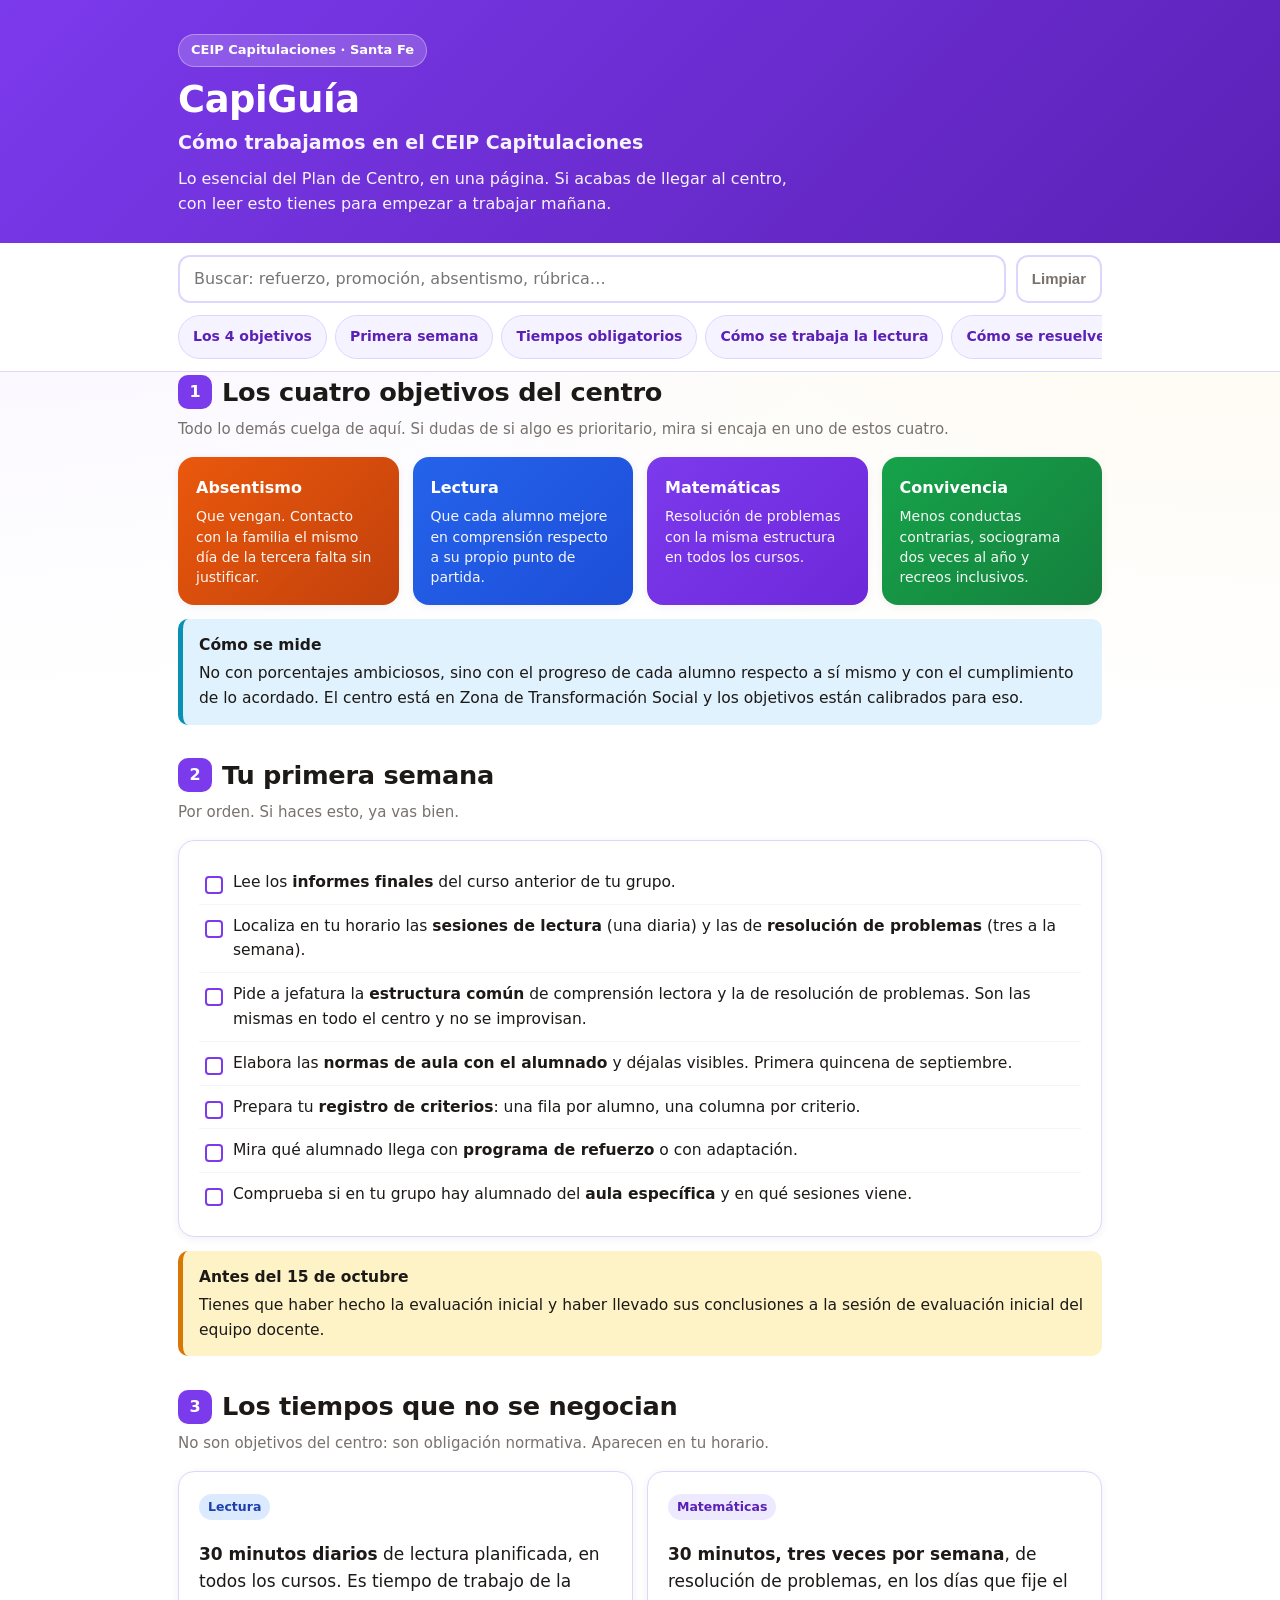
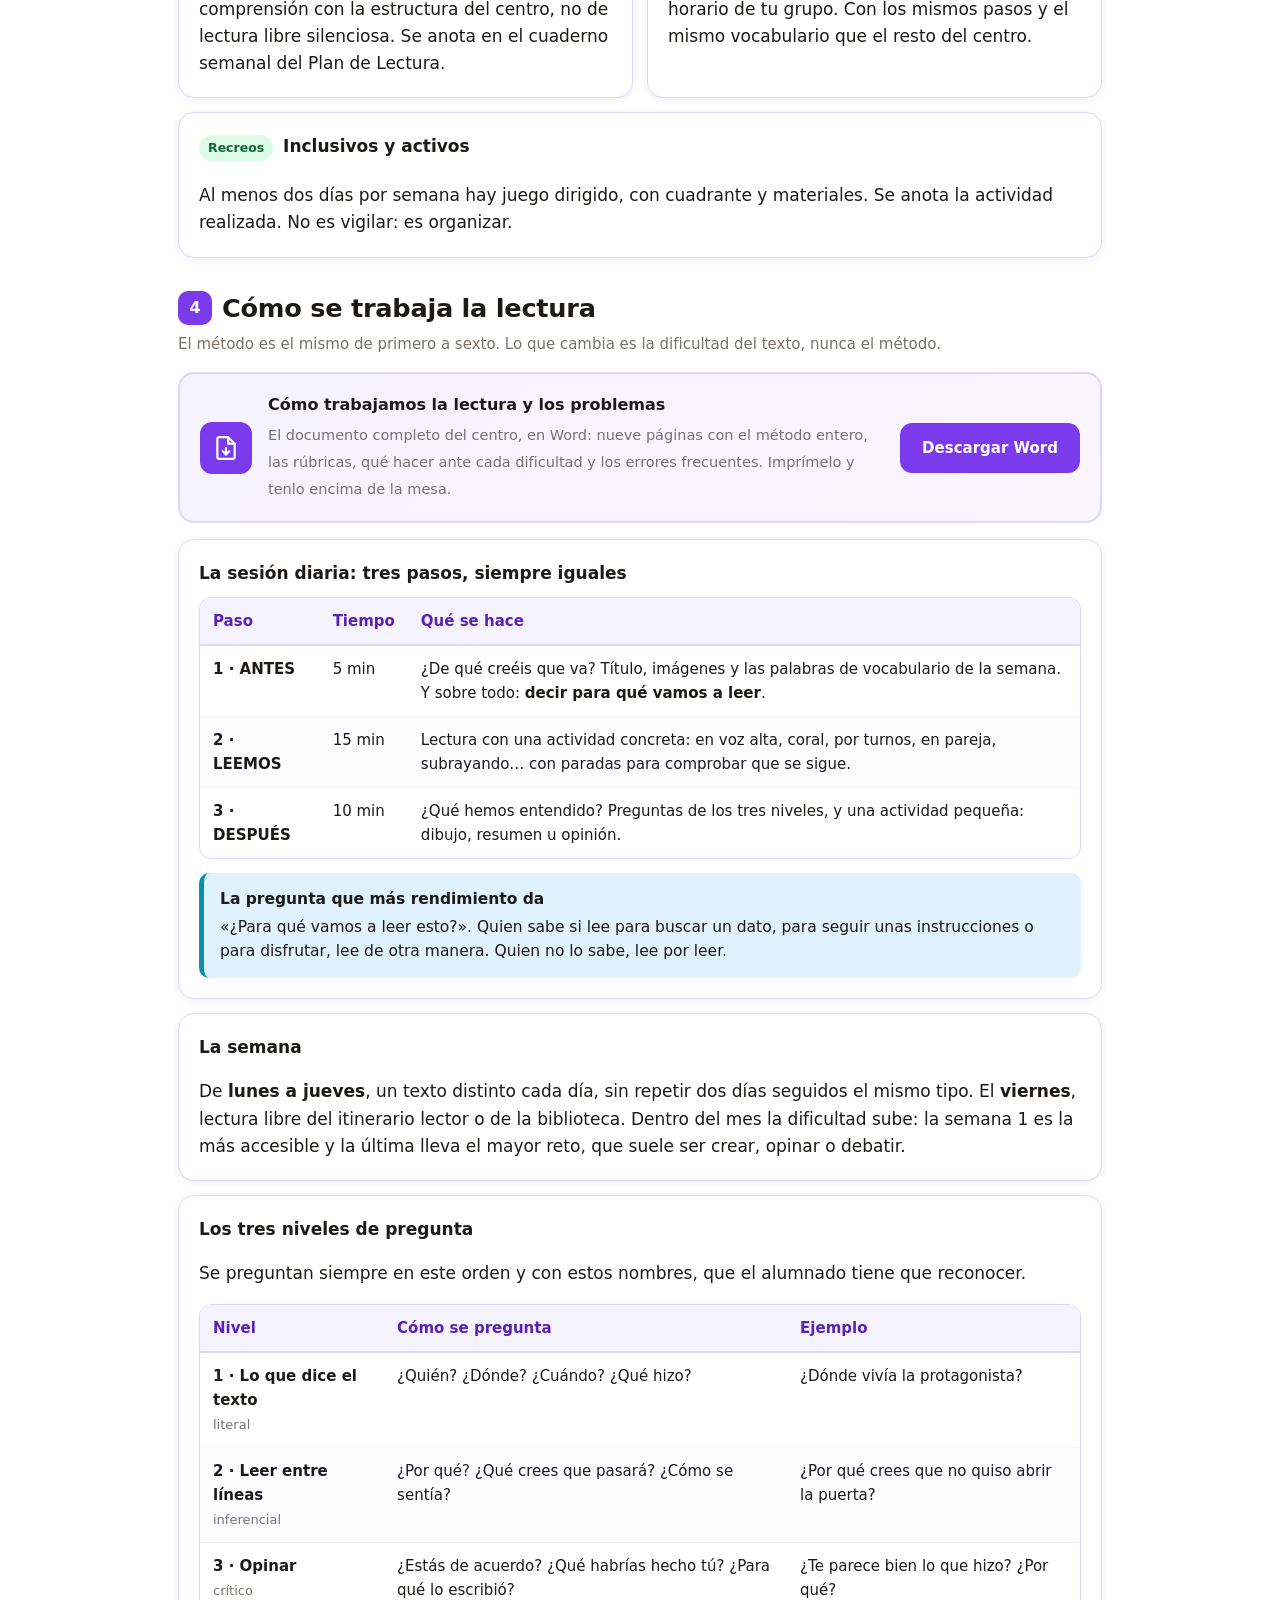
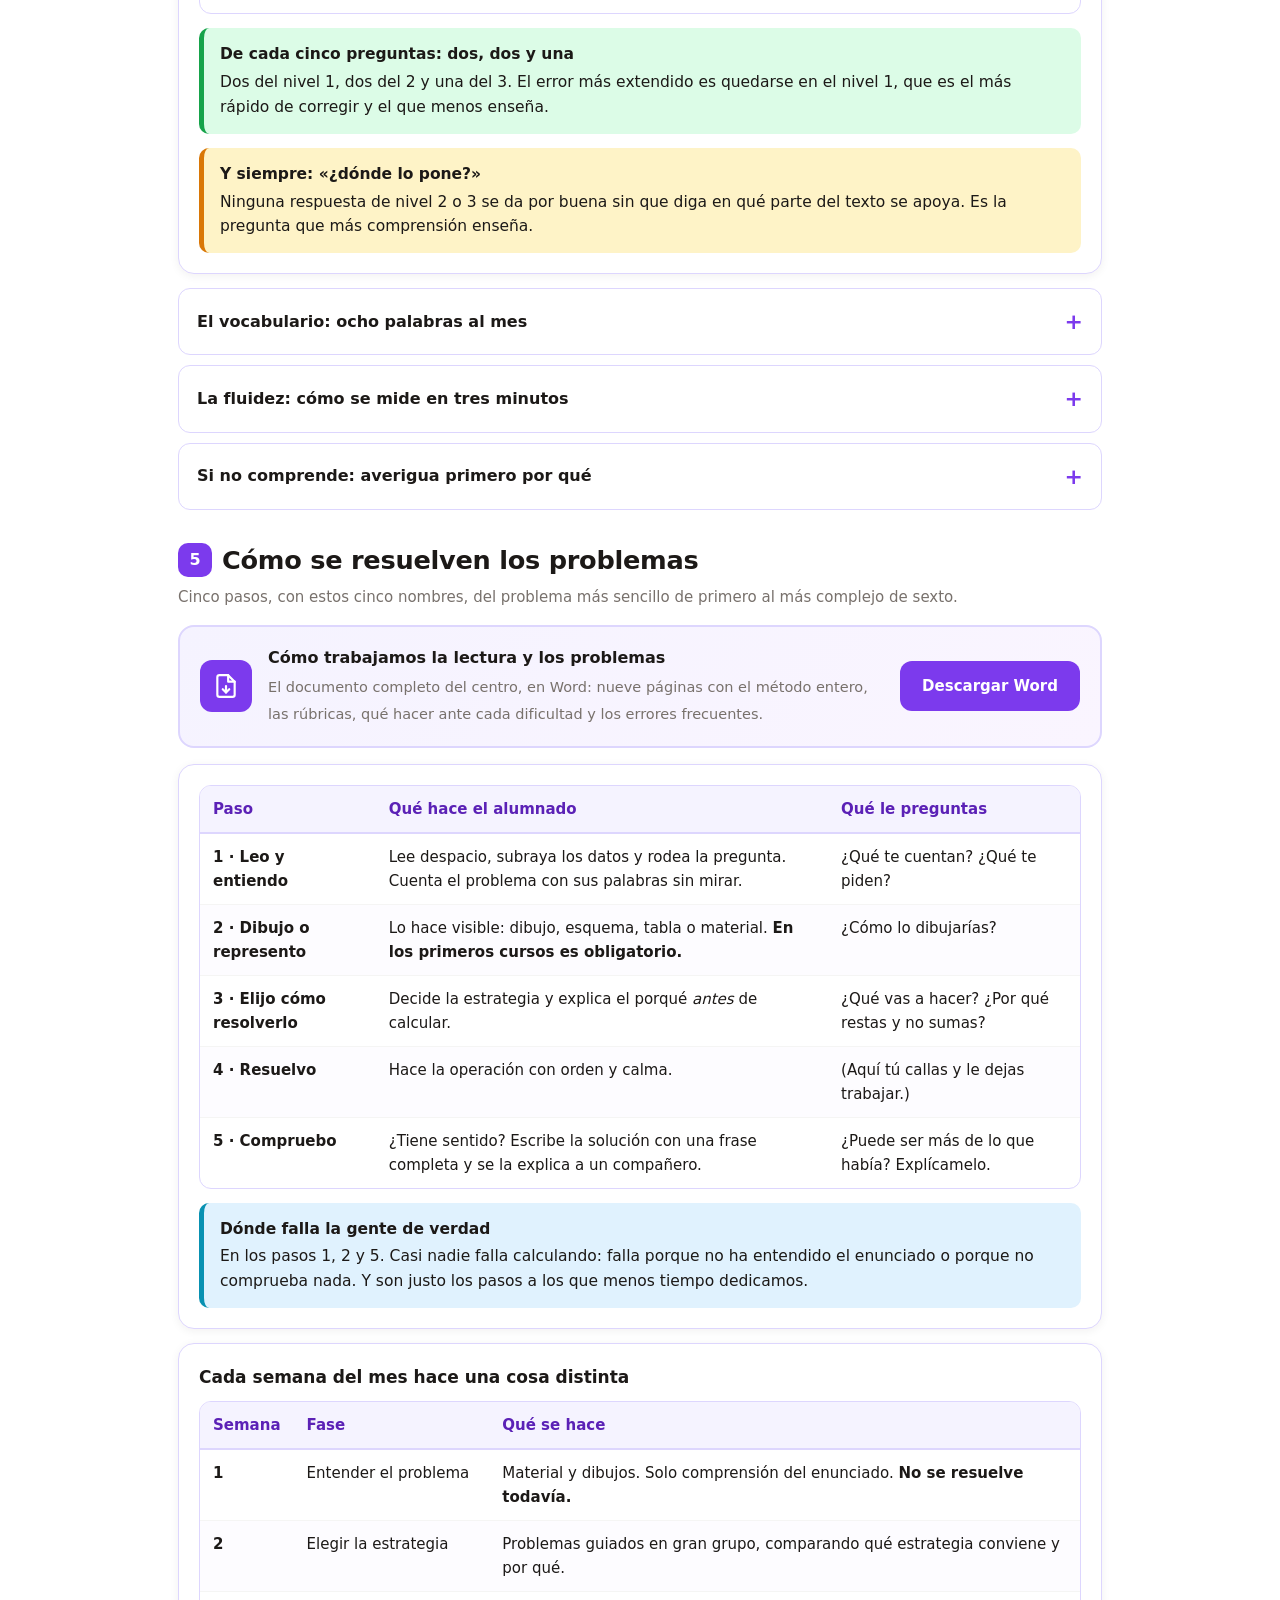
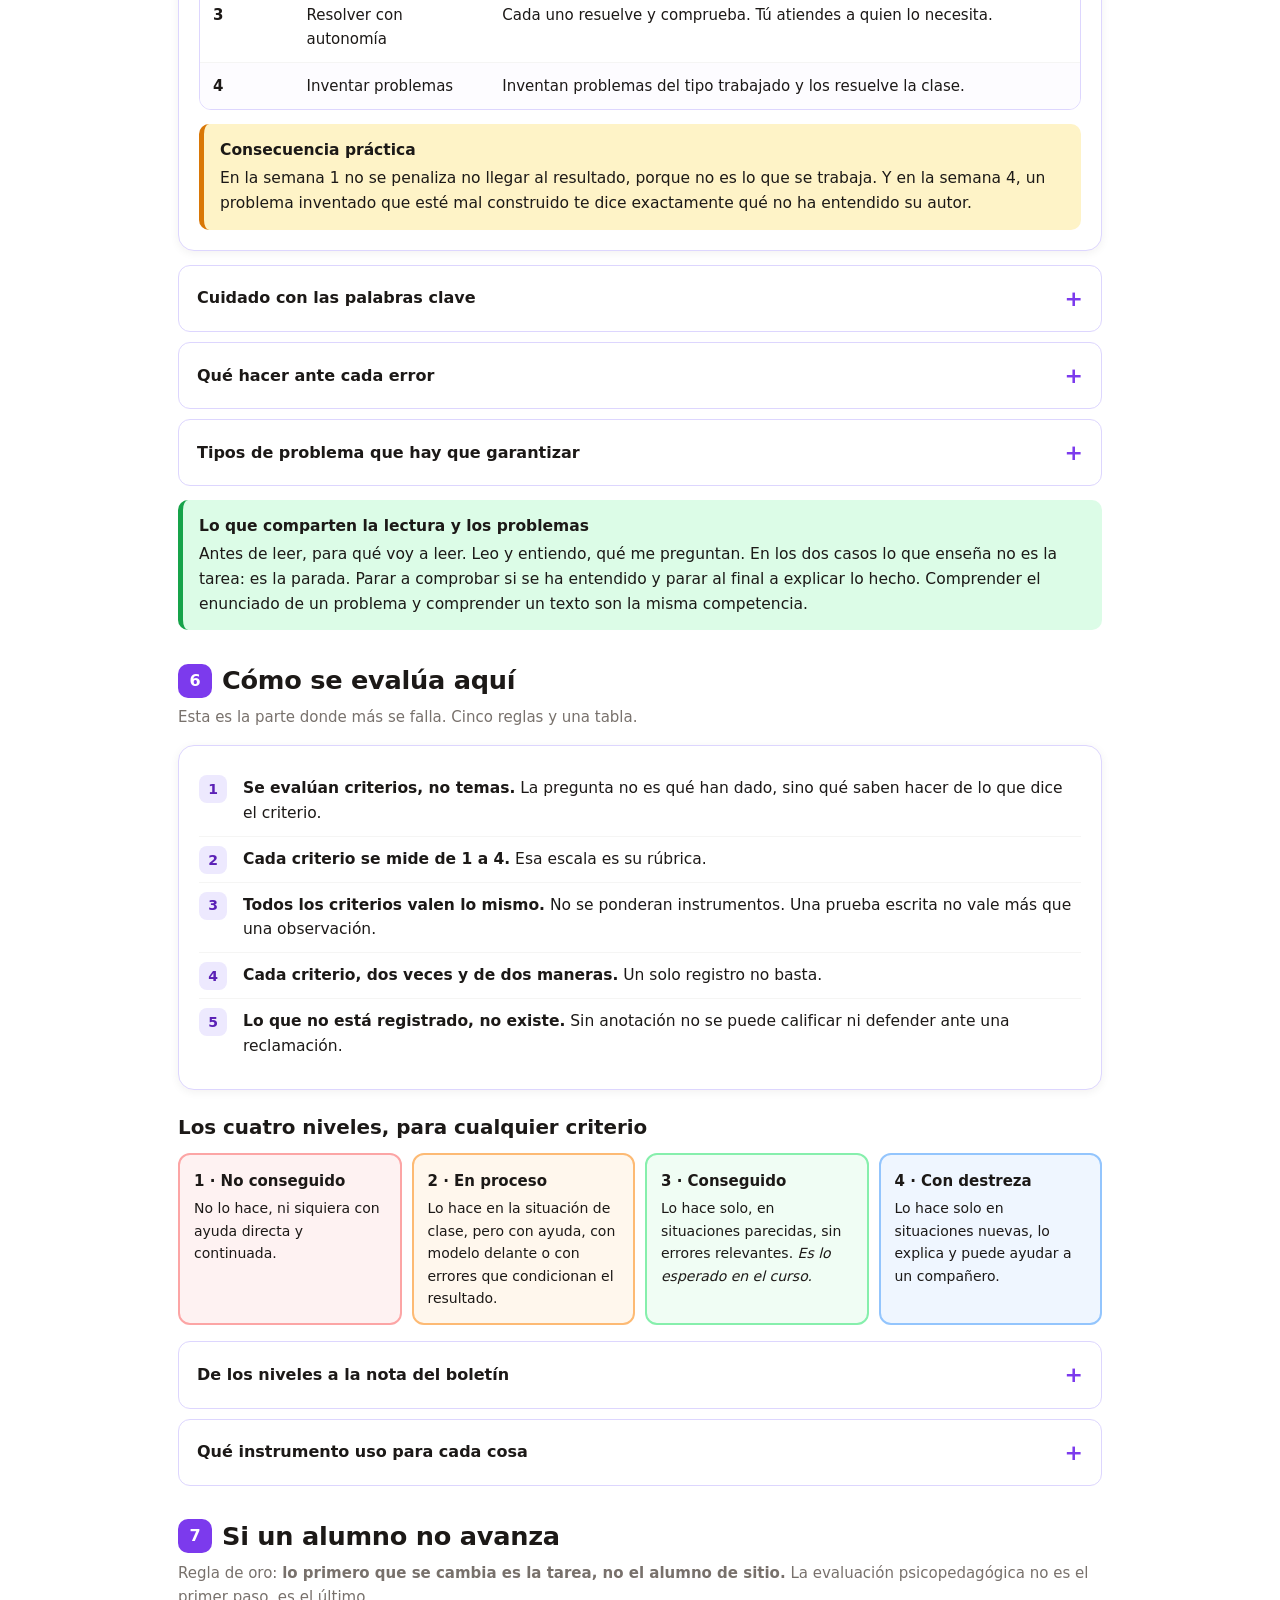
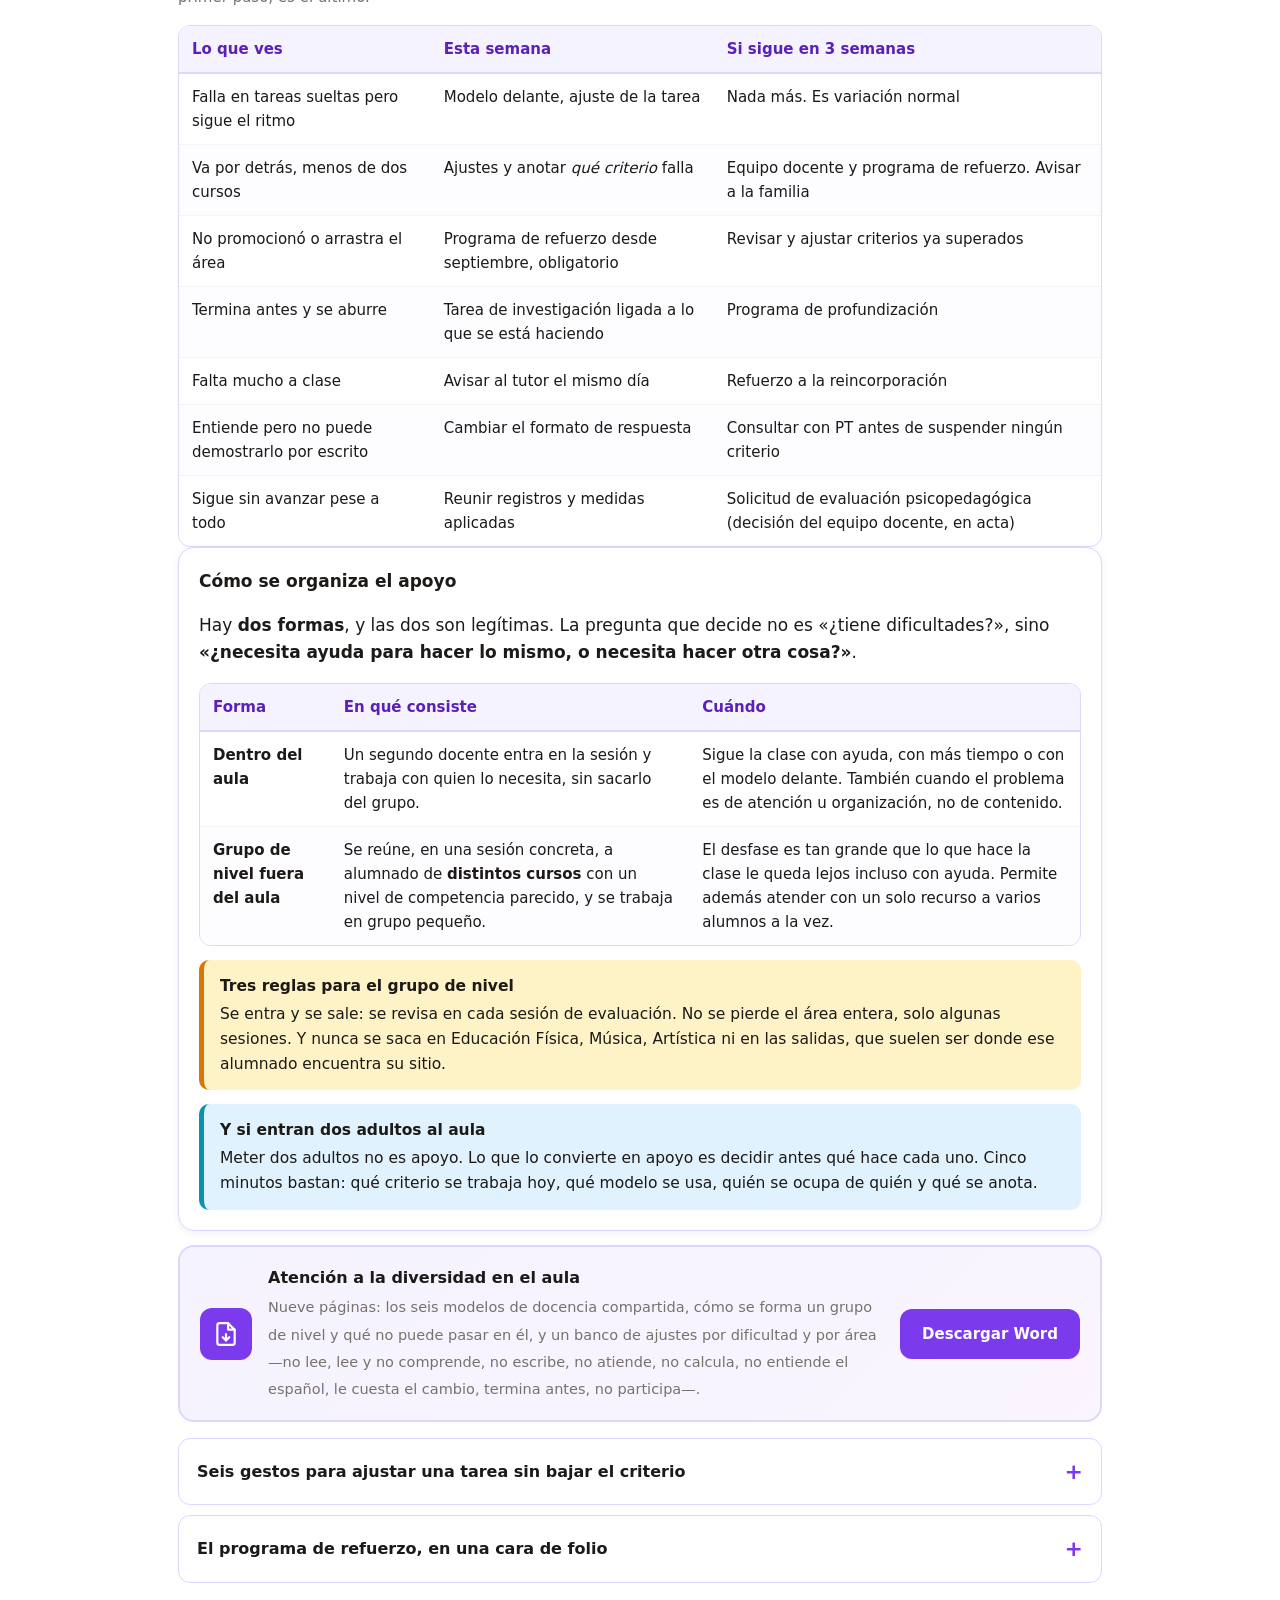
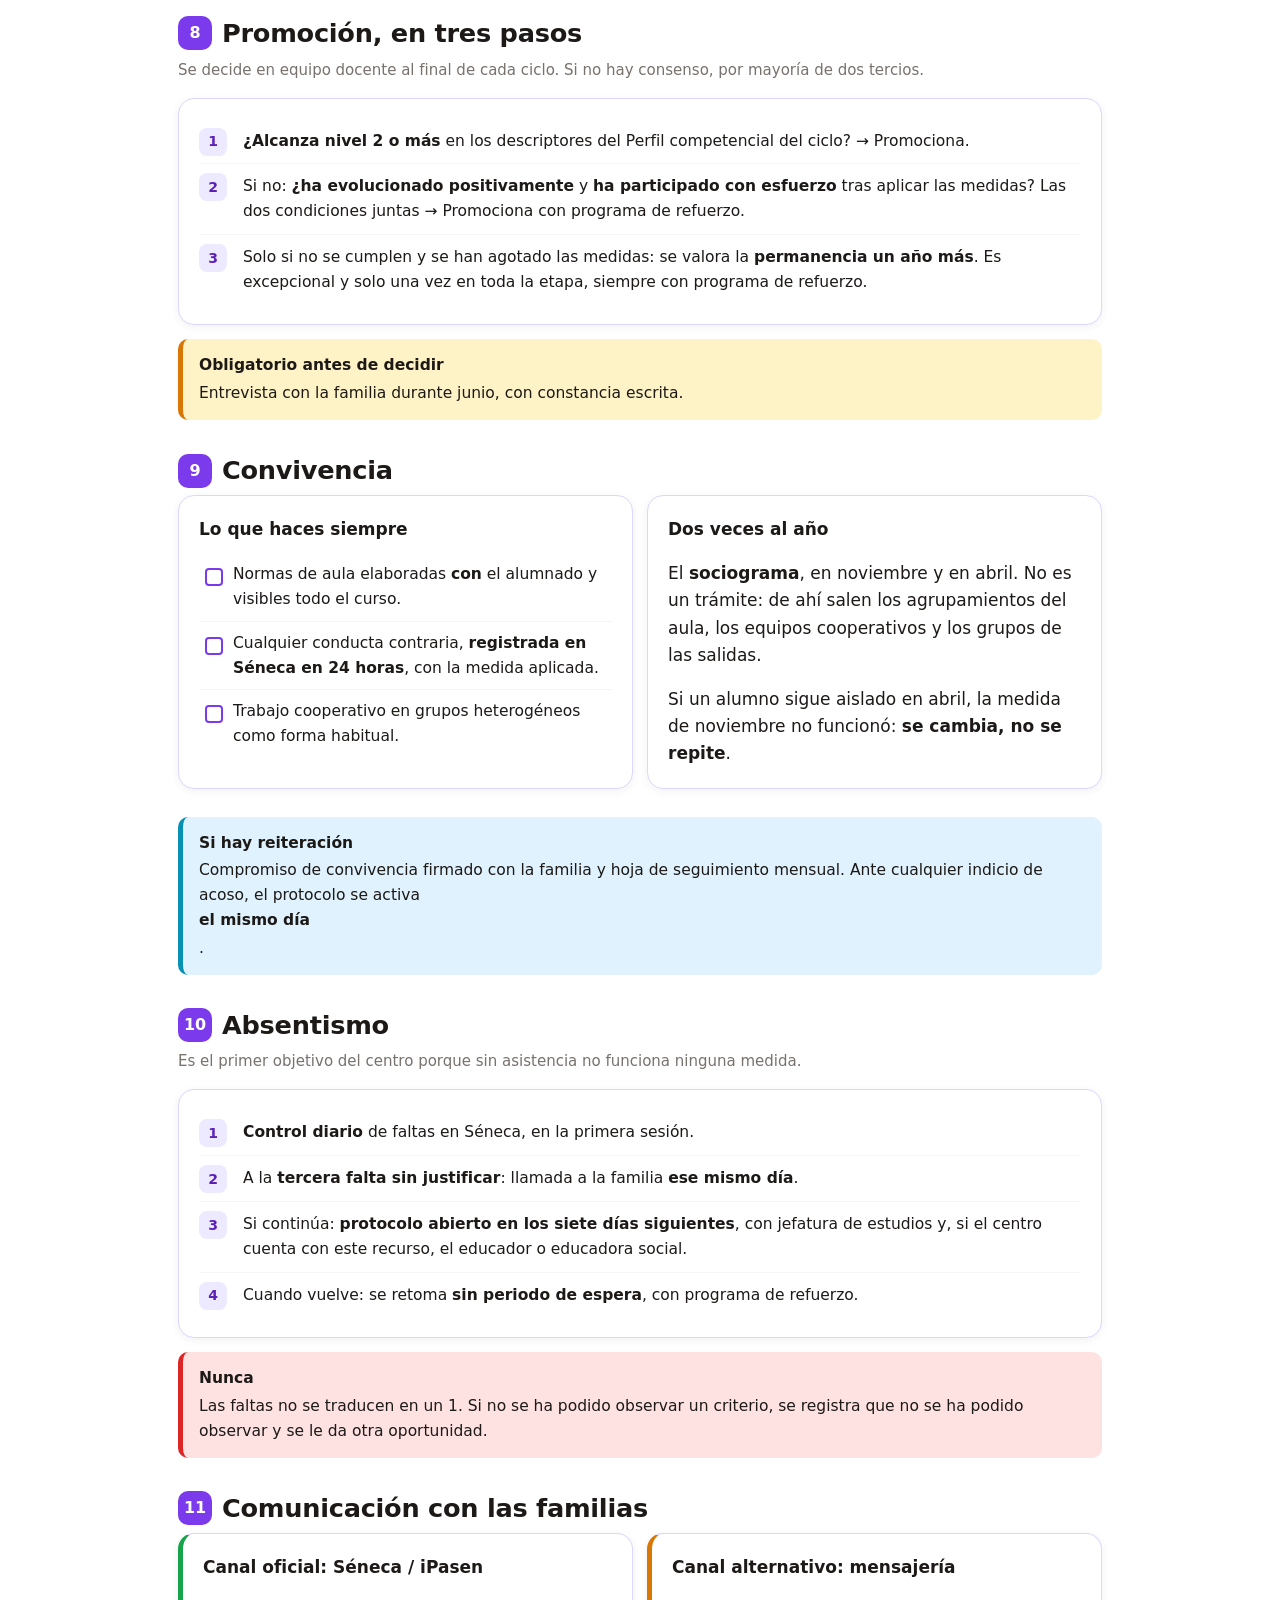
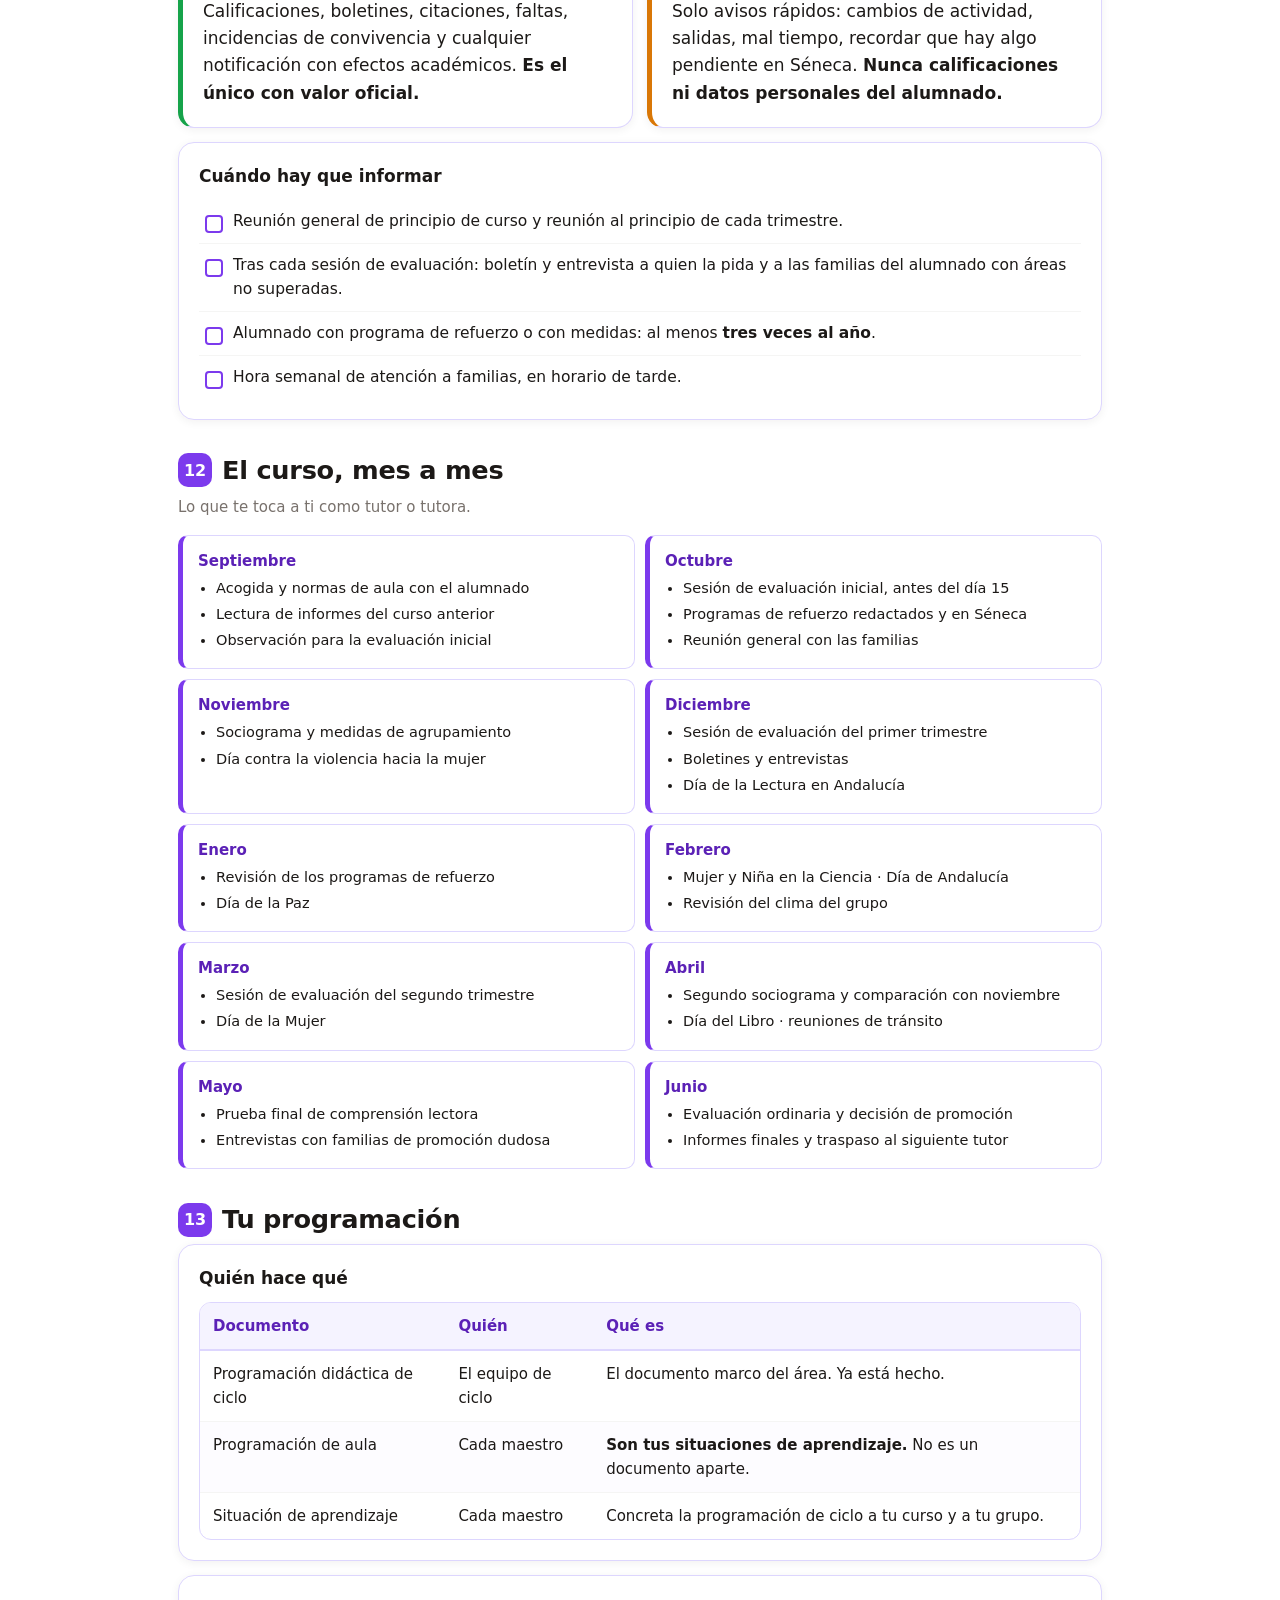
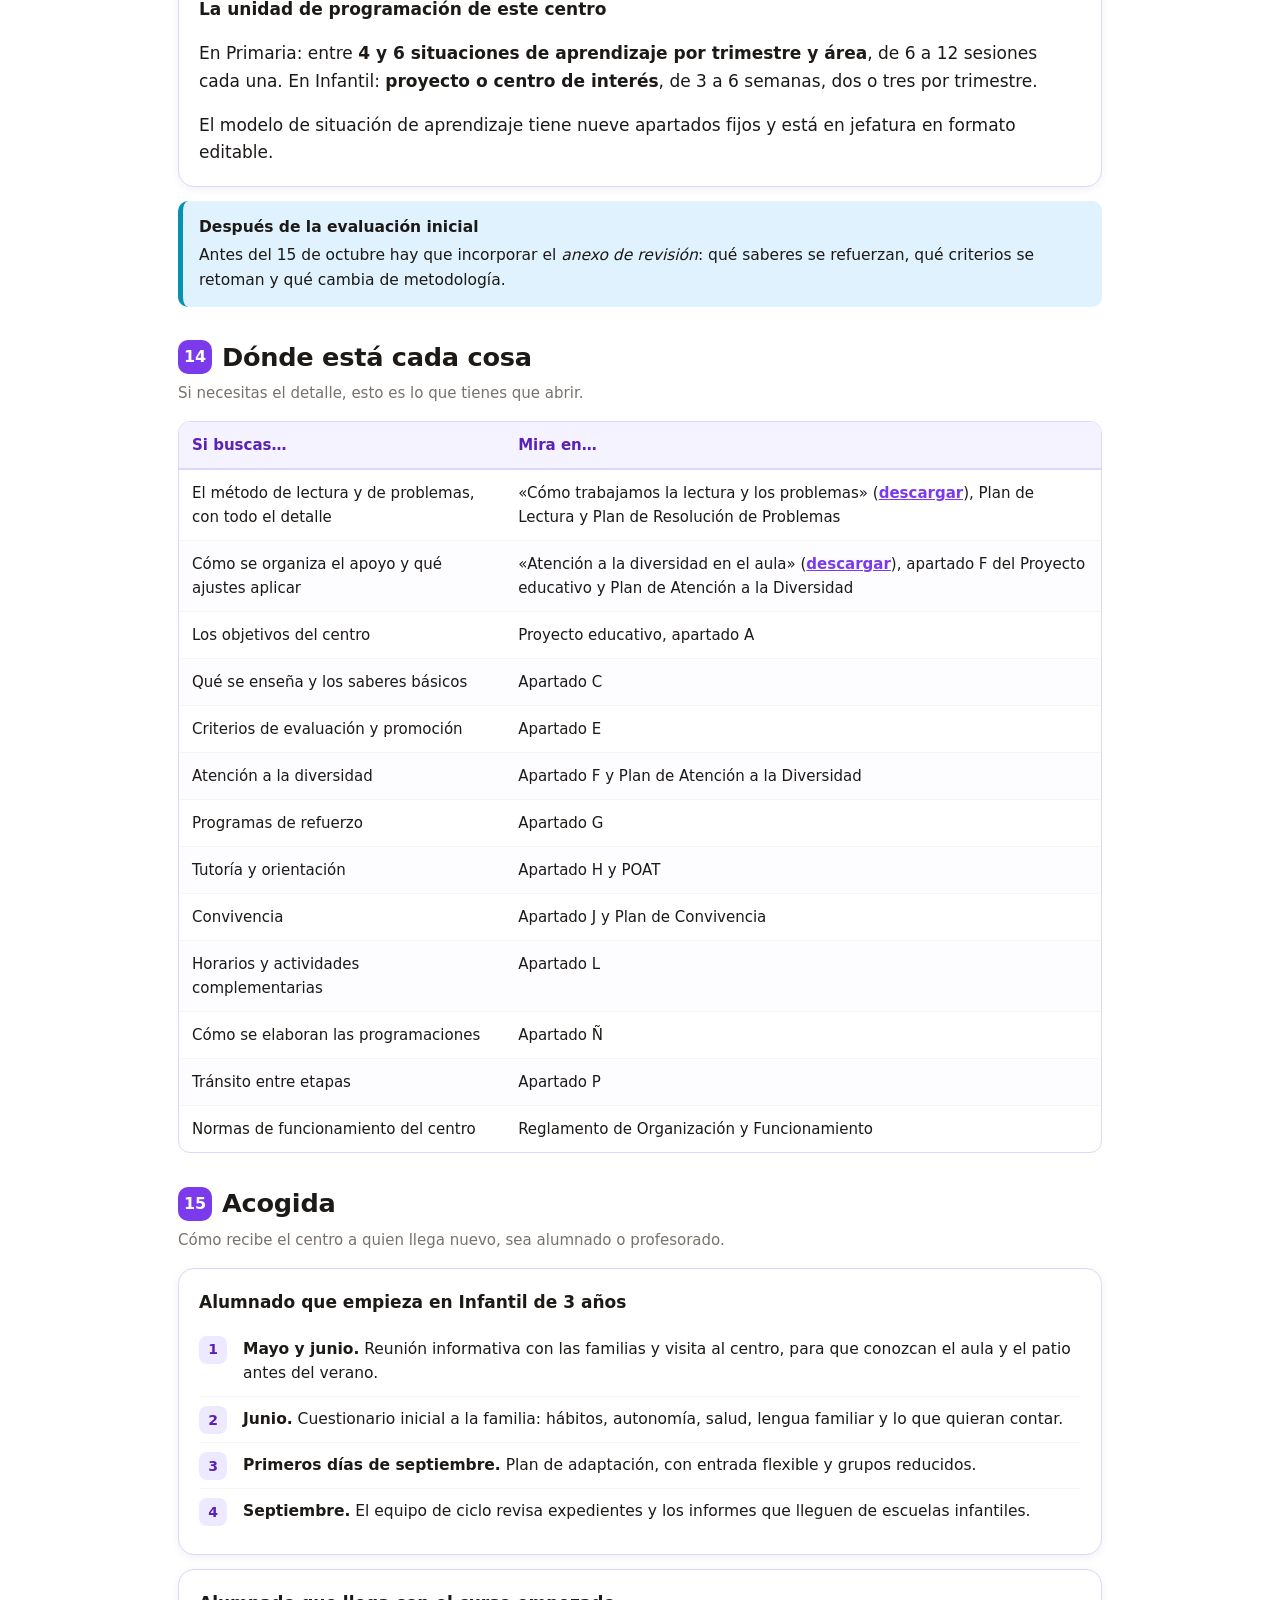
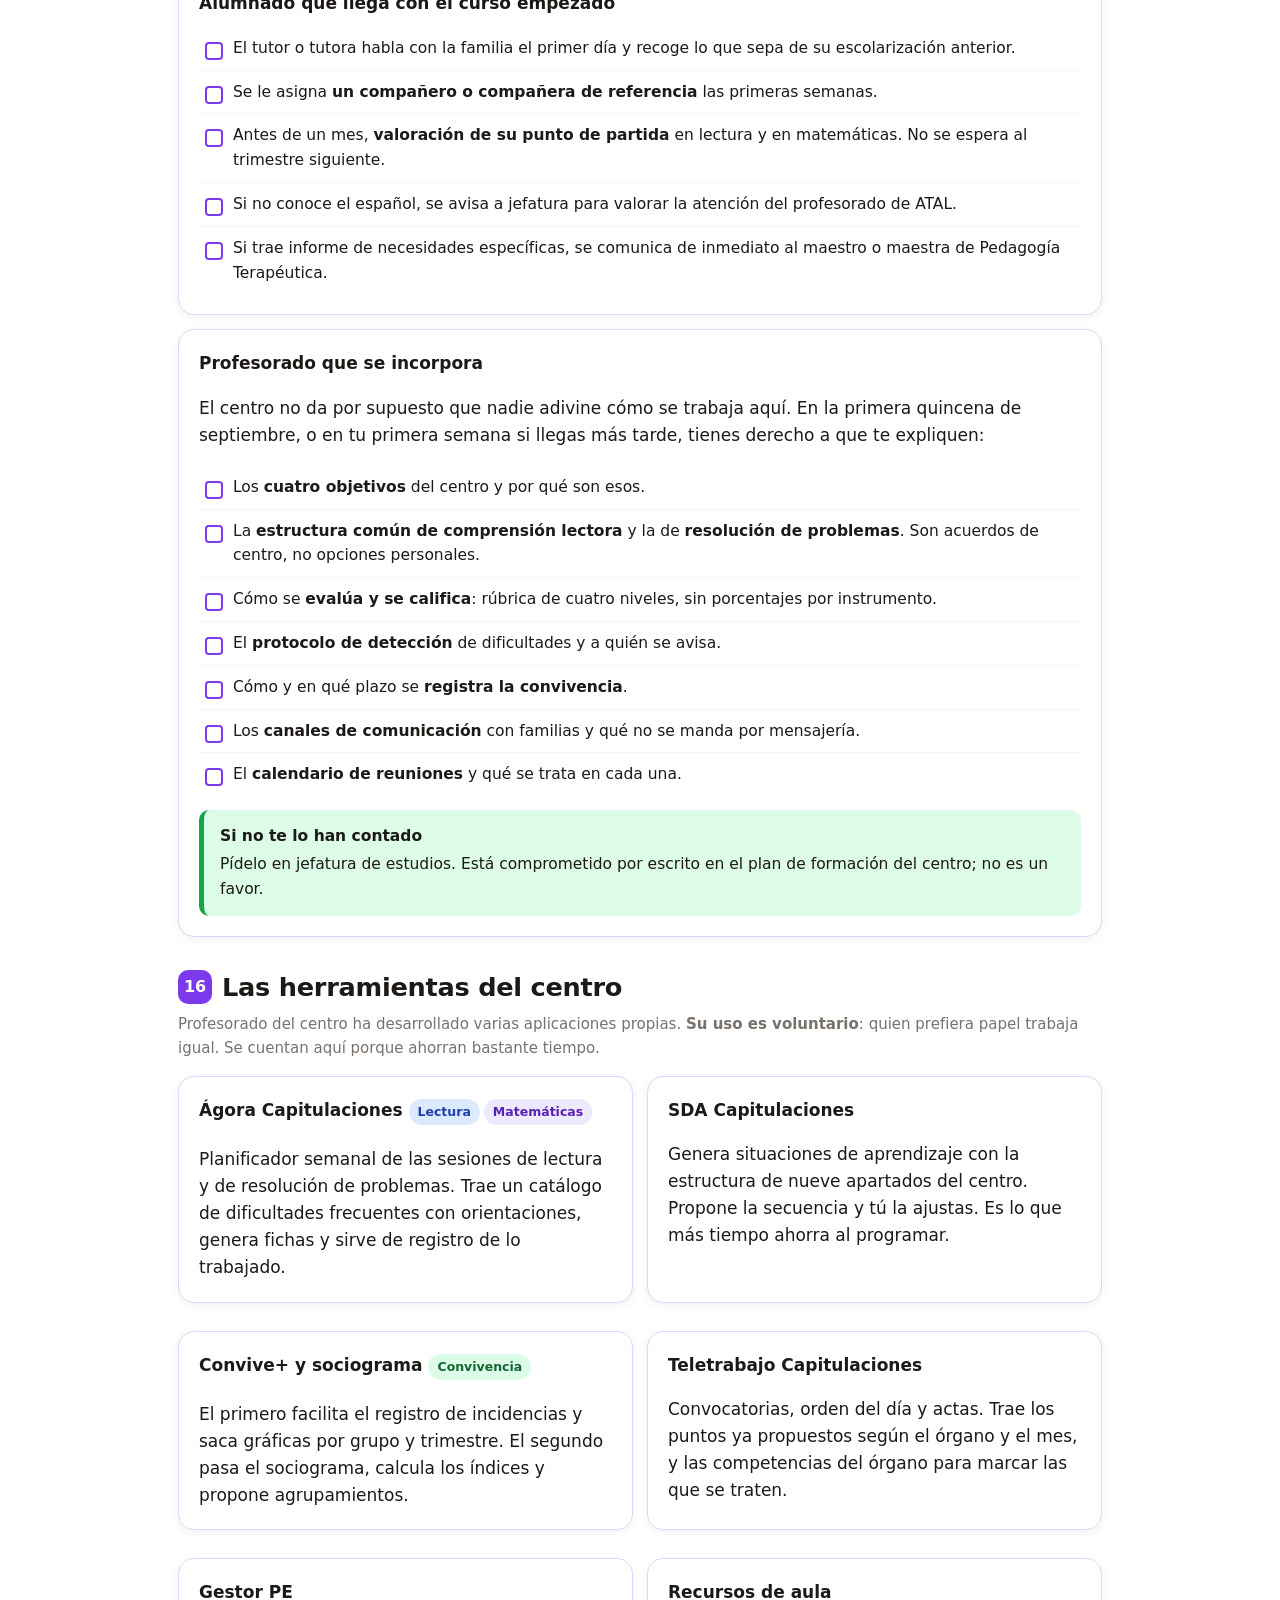
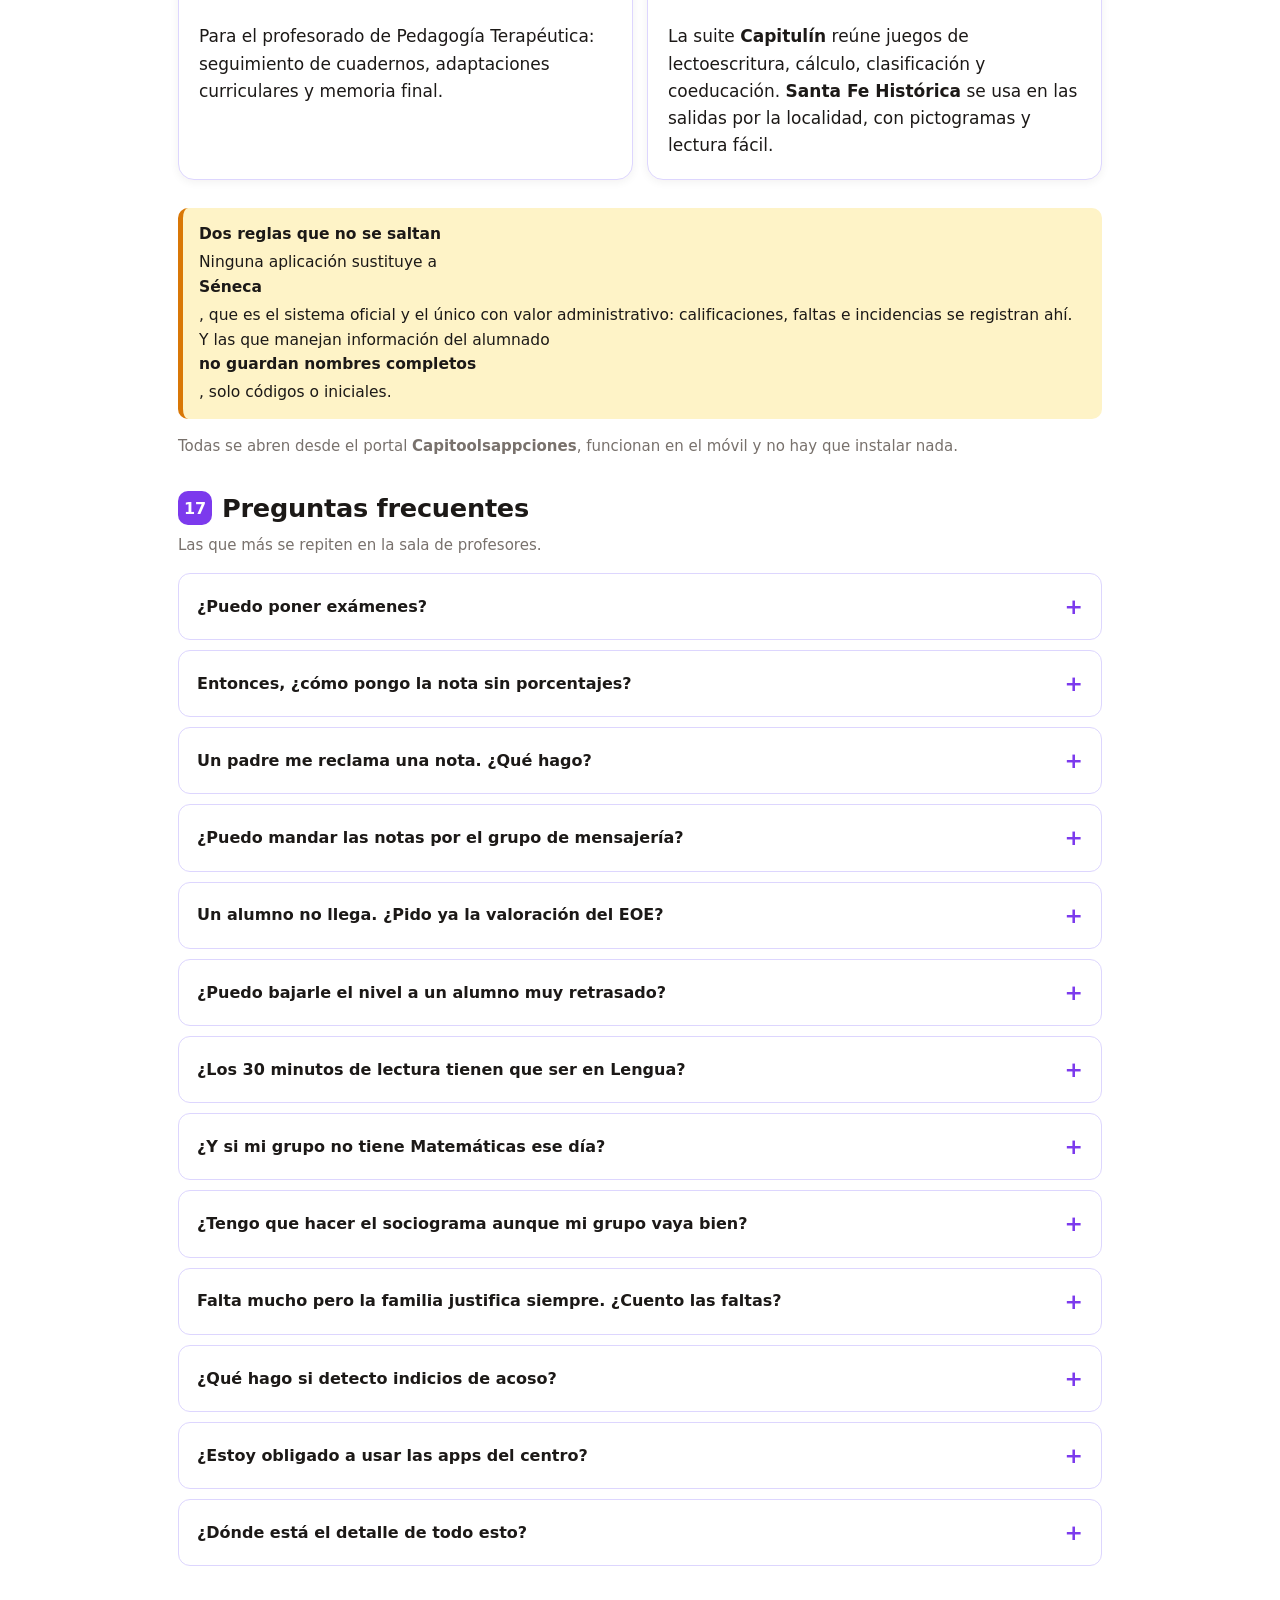
<file: mnt/user-data/outputs/guia-profesorado/index.html>
<!DOCTYPE html>
<html lang="es">
<head>
<meta charset="UTF-8">
<meta name="viewport" content="width=device-width, initial-scale=1">
<meta name="theme-color" content="#7c3aed">
<meta name="apple-mobile-web-app-capable" content="yes">
<meta name="apple-mobile-web-app-status-bar-style" content="default">
<meta name="description" content="CapiGuía: cómo se trabaja en el CEIP Capitulaciones. Lo esencial del Plan de Centro para el profesorado, en una sola página.">
<title>CapiGuía · Cómo trabajamos en el CEIP Capitulaciones</title>
<link rel="icon" href="favicon.png" type="image/png">
<link rel="apple-touch-icon" href="icon-192.png">
<link rel="manifest" href="manifest.json">
<style>
:root{
  --rojo:#7c3aed; --rojo-claro:#ede9fe; --rojo-oscuro:#5b21b6;
  --ambar:#f59e0b;
  --bg:#ffffff; --surface:#f5f3ff; --border:#ddd6fe;
  --text:#1c1917; --muted:#78716c;
  --ok:#16a34a; --ok-bg:#dcfce7;
  --info:#0891b2; --info-bg:#e0f2fe;
  --warn:#d97706; --warn-bg:#fef3c7;
  --err:#dc2626; --err-bg:#fee2e2;
  --lectura:#2563eb; --lectura-bg:#dbeafe;
  --mates:#7c3aed; --mates-bg:#ede9fe;
  --conviv:#16a34a; --conviv-bg:#dcfce7;
  --absent:#ea580c; --absent-bg:#ffedd5;
  --r:16px; --sombra:0 2px 10px rgba(28,25,23,.06); --sombra-alta:0 10px 30px rgba(28,25,23,.12);
  --fuente:system-ui,-apple-system,"Segoe UI",Roboto,"Helvetica Neue",Arial,sans-serif;
}
*{box-sizing:border-box}
html{scroll-behavior:smooth; scroll-padding-top:120px}
body{
  margin:0; font-family:var(--fuente); color:var(--text); font-size:17px; line-height:1.6;
  background:
    radial-gradient(ellipse at 0% 0%, rgba(124,58,237,.07) 0%, transparent 55%),
    radial-gradient(ellipse at 100% 10%, rgba(245,158,11,.08) 0%, transparent 55%),
    #fff;
  background-attachment:fixed;
}
.wrap{max-width:960px;margin:0 auto;padding:0 18px}

/* ---------- cabecera ---------- */
header{background:linear-gradient(135deg,var(--rojo) 0%,var(--rojo-oscuro) 100%);color:#fff;padding:34px 0 26px}
header h1{margin:0 0 6px;font-size:clamp(1.5rem,4.4vw,2.3rem);line-height:1.15;font-weight:800;letter-spacing:-.01em}
header p{margin:0;opacity:.94;font-size:16px;max-width:60ch}
.sello{display:inline-block;background:rgba(255,255,255,.18);border:1px solid rgba(255,255,255,.35);
  padding:5px 12px;border-radius:999px;font-size:13px;font-weight:600;margin-bottom:12px}

/* ---------- barra de búsqueda + nav ---------- */
.sticky{position:sticky;top:0;z-index:50;background:rgba(255,255,255,.94);
  backdrop-filter:blur(10px);-webkit-backdrop-filter:blur(10px);border-bottom:1px solid var(--border)}
.buscador{display:flex;gap:10px;align-items:center;padding:12px 0}
.buscador label{position:absolute;left:-9999px}
.buscador input{flex:1;min-height:48px;border:2px solid var(--border);border-radius:12px;
  padding:10px 14px;font-size:16px;font-family:inherit;background:#fff;color:var(--text)}
.buscador input:focus{outline:3px solid var(--rojo);outline-offset:2px;border-color:var(--rojo)}
.btn-limpiar{min-height:48px;min-width:48px;border:2px solid var(--border);background:#fff;
  border-radius:12px;cursor:pointer;font-size:15px;font-weight:600;color:var(--muted);padding:0 14px}
.btn-limpiar:hover{background:var(--surface)}
.btn-limpiar:active{transform:scale(.96)}
nav.chips{display:flex;gap:8px;overflow-x:auto;padding:0 0 12px;-webkit-overflow-scrolling:touch}
nav.chips a{white-space:nowrap;background:var(--surface);border:1px solid var(--border);
  color:var(--rojo-oscuro);text-decoration:none;padding:9px 14px;border-radius:999px;
  font-size:14px;font-weight:600;min-height:44px;display:flex;align-items:center}
nav.chips a:hover{background:var(--rojo-claro)}
nav.chips a:focus-visible{outline:3px solid var(--rojo);outline-offset:2px}

/* ---------- secciones ---------- */
main{padding:26px 0 60px}
section{margin:0 0 30px;scroll-margin-top:130px}
h2{font-size:clamp(1.2rem,3.2vw,1.6rem);margin:0 0 4px;font-weight:800;letter-spacing:-.01em;
  display:flex;align-items:center;gap:10px}
h2 .num{background:var(--rojo);color:#fff;width:34px;height:34px;border-radius:10px;
  display:inline-flex;align-items:center;justify-content:center;font-size:16px;flex:0 0 auto}
.sub{color:var(--muted);margin:0 0 16px;font-size:15px}

.card{background:#fff;border:1px solid var(--border);border-radius:var(--r);
  padding:20px;box-shadow:var(--sombra);margin-bottom:14px}
.card h3{margin:0 0 10px;font-size:17px;font-weight:700}
.card p:last-child,.card ul:last-child,.card ol:last-child{margin-bottom:0}

.grid{display:grid;gap:14px}
@media(min-width:760px){.grid-2{grid-template-columns:1fr 1fr}.grid-4{grid-template-columns:repeat(4,1fr)}}

/* objetivos */
.obj{border-radius:var(--r);padding:18px;color:#fff;box-shadow:var(--sombra)}
.obj h3{margin:0 0 6px;font-size:16px;font-weight:800}
.obj p{margin:0;font-size:14px;opacity:.95;line-height:1.45}
.obj-lectura{background:linear-gradient(135deg,#2563eb,#1d4ed8)}
.obj-mates{background:linear-gradient(135deg,#7c3aed,#6d28d9)}
.obj-conviv{background:linear-gradient(135deg,#16a34a,#15803d)}
.obj-absent{background:linear-gradient(135deg,#ea580c,#c2410c)}

/* etiquetas */
.tag{display:inline-flex;align-items:center;gap:5px;font-size:12.5px;font-weight:700;
  padding:3px 9px;border-radius:999px;margin:0 4px 4px 0}
.t-lectura{background:var(--lectura-bg);color:#1e40af}
.t-mates{background:var(--mates-bg);color:#5b21b6}
.t-conviv{background:var(--conviv-bg);color:#166534}
.t-absent{background:var(--absent-bg);color:#9a3412}
.t-norma{background:#f1f5f9;color:#475569}

/* avisos */
.aviso{border-left:5px solid;border-radius:10px;padding:14px 16px;margin:14px 0;font-size:15.5px}
.a-ok{background:var(--ok-bg);border-color:var(--ok)}
.a-info{background:var(--info-bg);border-color:var(--info)}
.a-warn{background:var(--warn-bg);border-color:var(--warn)}
.a-err{background:var(--err-bg);border-color:var(--err)}
.aviso strong{display:block;margin-bottom:3px}

/* tablas */
.tabla-wrap{overflow-x:auto;border:1px solid var(--border);border-radius:12px;background:#fff}
table{border-collapse:collapse;width:100%;min-width:520px;font-size:15px}
th{background:var(--surface);text-align:left;padding:11px 13px;font-weight:700;
  border-bottom:2px solid var(--border);color:var(--rojo-oscuro)}
td{padding:11px 13px;border-bottom:1px solid #f5f5f4;vertical-align:top}
tr:last-child td{border-bottom:0}
tbody tr:nth-child(even){background:#fdfcff}

/* listas */
ul.check{list-style:none;padding:0;margin:0}
ul.check li{position:relative;padding:9px 0 9px 34px;border-bottom:1px solid #f5f5f4;font-size:15.5px}
ul.check li:last-child{border-bottom:0}
ul.check li::before{content:"";position:absolute;left:6px;top:15px;width:14px;height:14px;
  border:2px solid var(--rojo);border-radius:4px}
ol.pasos{counter-reset:p;list-style:none;padding:0;margin:0}
ol.pasos li{counter-increment:p;position:relative;padding:10px 0 10px 44px;font-size:15.5px;
  border-bottom:1px solid #f5f5f4}
ol.pasos li:last-child{border-bottom:0}
ol.pasos li::before{content:counter(p);position:absolute;left:0;top:9px;width:28px;height:28px;
  background:var(--rojo-claro);color:var(--rojo-oscuro);border-radius:8px;font-weight:800;
  display:flex;align-items:center;justify-content:center;font-size:14px}

/* acordeón */
details{background:#fff;border:1px solid var(--border);border-radius:12px;margin-bottom:10px;overflow:hidden}
details[open]{box-shadow:var(--sombra)}
summary{cursor:pointer;padding:15px 18px;font-weight:700;font-size:16px;list-style:none;
  display:flex;justify-content:space-between;align-items:center;gap:12px;min-height:52px}
summary::-webkit-details-marker{display:none}
summary::after{content:"+";font-size:22px;color:var(--rojo);font-weight:700;flex:0 0 auto}
details[open] summary::after{content:"–"}
summary:hover{background:var(--surface)}
summary:focus-visible{outline:3px solid var(--rojo);outline-offset:-3px}
.details-body{padding:0 18px 18px}

/* niveles de logro */
.niveles{display:grid;gap:10px}
@media(min-width:700px){.niveles{grid-template-columns:repeat(4,1fr)}}
.nivel{border-radius:12px;padding:14px;border:2px solid;font-size:14px}
.n1{background:#fef2f2;border-color:#fca5a5}
.n2{background:#fff7ed;border-color:#fdba74}
.n3{background:#f0fdf4;border-color:#86efac}
.n4{background:#eff6ff;border-color:#93c5fd}
.nivel b{display:block;font-size:15px;margin-bottom:4px}

/* calendario */
.meses{display:grid;gap:10px}
@media(min-width:700px){.meses{grid-template-columns:1fr 1fr}}
.mes{background:#fff;border:1px solid var(--border);border-left:5px solid var(--rojo);
  border-radius:10px;padding:13px 15px}
.mes b{display:block;color:var(--rojo-oscuro);font-size:15px;margin-bottom:4px}
.mes ul{margin:0;padding-left:18px;font-size:14.5px}
.mes li{margin-bottom:3px}


/* descarga */
.descarga{display:flex;gap:16px;align-items:center;flex-wrap:wrap;
  background:linear-gradient(135deg,#f5f3ff 0%,#faf5ff 100%);
  border:2px solid var(--border);border-radius:var(--r);padding:18px 20px;margin-bottom:16px}
.descarga .doc{flex:0 0 auto;width:52px;height:52px;border-radius:12px;background:var(--rojo);
  display:flex;align-items:center;justify-content:center}
.descarga .txt{flex:1 1 260px;min-width:220px}
.descarga .txt b{display:block;font-size:16px;margin-bottom:3px}
.descarga .txt span{font-size:14.5px;color:var(--muted);line-height:1.45}
.descarga a.btn{flex:0 0 auto;background:var(--rojo);color:#fff;text-decoration:none;
  font-weight:700;font-size:15px;padding:13px 22px;border-radius:12px;min-height:48px;
  display:inline-flex;align-items:center;gap:8px;border:0;cursor:pointer}
.descarga a.btn:hover{background:var(--rojo-oscuro)}
.descarga a.btn:active{transform:scale(.97)}
.descarga a.btn:focus-visible{outline:3px solid var(--text);outline-offset:3px}
@media print{.descarga{display:none}}
.sin-resultados{display:none;text-align:center;padding:40px 20px;color:var(--muted);font-size:17px}
footer{border-top:1px solid var(--border);padding:24px 0 40px;color:var(--muted);font-size:14px}
.oculto{display:none !important}
mark{background:#fef08a;padding:0 2px;border-radius:3px}

@media(prefers-reduced-motion:reduce){
  *,*::before,*::after{animation-duration:.01ms !important;transition-duration:.01ms !important}
  html{scroll-behavior:auto}
}
@media print{
  .sticky,nav.chips,footer,.no-print{display:none !important}
  body{background:#fff;font-size:11pt}
  section{page-break-inside:avoid}
  details{border:0} details>summary{font-size:13pt}
  .details-body{display:block !important}
}
</style>
</head>
<body>

<header>
  <div class="wrap">
    <span class="sello">CEIP Capitulaciones · Santa Fe</span>
    <h1>CapiGuía</h1>
    <p style="font-size:19px;font-weight:600;margin:0 0 8px">Cómo trabajamos en el CEIP Capitulaciones</p>
    <p>Lo esencial del Plan de Centro, en una página. Si acabas de llegar al centro, con leer
       esto tienes para empezar a trabajar mañana.</p>
  </div>
</header>

<div class="sticky">
  <div class="wrap">
    <div class="buscador">
      <label for="q">Buscar en la guía</label>
      <input id="q" type="search" placeholder="Buscar: refuerzo, promoción, absentismo, rúbrica…"
             autocomplete="off">
      <button class="btn-limpiar" id="limpiar" type="button">Limpiar</button>
    </div>
    <nav class="chips" aria-label="Secciones">
      <a href="#objetivos">Los 4 objetivos</a>
      <a href="#primera">Primera semana</a>
      <a href="#tiempos">Tiempos obligatorios</a>
      <a href="#lectura">Cómo se trabaja la lectura</a>
      <a href="#problemas">Cómo se resuelven problemas</a>
      <a href="#evaluar">Evaluar</a>
      <a href="#dificultades">Si no avanza</a>
      <a href="#promocion">Promoción</a>
      <a href="#convivencia">Convivencia</a>
      <a href="#absentismo">Absentismo</a>
      <a href="#familias">Familias</a>
      <a href="#curso">El curso mes a mes</a>
      <a href="#programacion">Tu programación</a>
      <a href="#donde">Dónde está cada cosa</a>
      <a href="#acogida">Acogida</a>
      <a href="#apps">Apps del centro</a>
      <a href="#faq">Preguntas frecuentes</a>
      <a href="#errores">Errores frecuentes</a>
    </nav>
  </div>
</div>

<main class="wrap">

<!-- 1 ---------------------------------------------------------------->
<section id="objetivos">
  <h2><span class="num">1</span> Los cuatro objetivos del centro</h2>
  <p class="sub">Todo lo demás cuelga de aquí. Si dudas de si algo es prioritario, mira si encaja
     en uno de estos cuatro.</p>
  <div class="grid grid-4">
    <div class="obj obj-absent"><h3>Absentismo</h3>
      <p>Que vengan. Contacto con la familia el mismo día de la tercera falta sin justificar.</p></div>
    <div class="obj obj-lectura"><h3>Lectura</h3>
      <p>Que cada alumno mejore en comprensión respecto a su propio punto de partida.</p></div>
    <div class="obj obj-mates"><h3>Matemáticas</h3>
      <p>Resolución de problemas con la misma estructura en todos los cursos.</p></div>
    <div class="obj obj-conviv"><h3>Convivencia</h3>
      <p>Menos conductas contrarias, sociograma dos veces al año y recreos inclusivos.</p></div>
  </div>
  <div class="aviso a-info"><strong>Cómo se mide</strong>
    No con porcentajes ambiciosos, sino con el progreso de cada alumno respecto a sí mismo y con
    el cumplimiento de lo acordado. El centro está en Zona de Transformación Social y los objetivos
    están calibrados para eso.</div>
</section>

<!-- 2 ---------------------------------------------------------------->
<section id="primera">
  <h2><span class="num">2</span> Tu primera semana</h2>
  <p class="sub">Por orden. Si haces esto, ya vas bien.</p>
  <div class="card">
    <ul class="check">
      <li>Lee los <strong>informes finales</strong> del curso anterior de tu grupo.</li>
      <li>Localiza en tu horario las <strong>sesiones de lectura</strong> (una diaria) y las de
          <strong>resolución de problemas</strong> (tres a la semana).</li>
      <li>Pide a jefatura la <strong>estructura común</strong> de comprensión lectora y la de
          resolución de problemas. Son las mismas en todo el centro y no se improvisan.</li>
      <li>Elabora las <strong>normas de aula con el alumnado</strong> y déjalas visibles.
          Primera quincena de septiembre.</li>
      <li>Prepara tu <strong>registro de criterios</strong>: una fila por alumno, una columna por
          criterio.</li>
      <li>Mira qué alumnado llega con <strong>programa de refuerzo</strong> o con adaptación.</li>
      <li>Comprueba si en tu grupo hay alumnado del <strong>aula específica</strong> y en qué
          sesiones viene.</li>
    </ul>
  </div>
  <div class="aviso a-warn"><strong>Antes del 15 de octubre</strong>
    Tienes que haber hecho la evaluación inicial y haber llevado sus conclusiones a la sesión de
    evaluación inicial del equipo docente.</div>
</section>

<!-- 3 ---------------------------------------------------------------->
<section id="tiempos">
  <h2><span class="num">3</span> Los tiempos que no se negocian</h2>
  <p class="sub">No son objetivos del centro: son obligación normativa. Aparecen en tu horario.</p>
  <div class="grid grid-2">
    <div class="card">
      <h3><span class="tag t-lectura">Lectura</span></h3>
      <p><strong>30 minutos diarios</strong> de lectura planificada, en todos los cursos. Es tiempo
         de trabajo de la comprensión con la estructura del centro, no de lectura libre silenciosa.
         Se anota en el cuaderno semanal del Plan de Lectura.</p>
    </div>
    <div class="card">
      <h3><span class="tag t-mates">Matemáticas</span></h3>
      <p><strong>30 minutos, tres veces por semana</strong>, de resolución de problemas, en los días
         que fije el horario de tu grupo. Con los mismos pasos y el mismo vocabulario que el resto
         del centro.</p>
    </div>
  </div>
  <div class="card">
    <h3><span class="tag t-conviv">Recreos</span> Inclusivos y activos</h3>
    <p>Al menos dos días por semana hay juego dirigido, con cuadrante y materiales. Se anota la
       actividad realizada. No es vigilar: es organizar.</p>
  </div>
</section>


<!-- 4 ---------------------------------------------------------------->
<section id="lectura">
  <h2><span class="num">4</span> Cómo se trabaja la lectura</h2>
  <p class="sub">El método es el mismo de primero a sexto. Lo que cambia es la dificultad del texto,
     nunca el método.</p>
  <div class="descarga">
    <div class="doc" aria-hidden="true">
      <svg width="26" height="26" viewBox="0 0 24 24" fill="none" stroke="#fff" stroke-width="2"
           stroke-linecap="round" stroke-linejoin="round">
        <path d="M14 2H6a2 2 0 0 0-2 2v16a2 2 0 0 0 2 2h12a2 2 0 0 0 2-2V8z"/>
        <path d="M14 2v6h6"/><path d="M12 18v-6"/><path d="M9 15l3 3 3-3"/>
      </svg>
    </div>
    <div class="txt">
      <b>Cómo trabajamos la lectura y los problemas</b>
      <span>El documento completo del centro, en Word: nueve páginas con el método entero, las
        rúbricas, qué hacer ante cada dificultad y los errores frecuentes. Imprímelo y tenlo encima de la mesa.</span>
    </div>
    <a class="btn" href="Como_trabajamos_lectura_y_problemas.docx"
       download="Como trabajamos lectura y problemas - CEIP Capitulaciones.docx">
      Descargar Word
    </a>
  </div>

  <div class="card">
    <h3>La sesión diaria: tres pasos, siempre iguales</h3>
    <div class="tabla-wrap">
      <table>
        <thead><tr><th>Paso</th><th>Tiempo</th><th>Qué se hace</th></tr></thead>
        <tbody>
          <tr><td><strong>1 · ANTES</strong></td><td>5 min</td>
              <td>¿De qué creéis que va? Título, imágenes y las palabras de vocabulario de la
                  semana. Y sobre todo: <strong>decir para qué vamos a leer</strong>.</td></tr>
          <tr><td><strong>2 · LEEMOS</strong></td><td>15 min</td>
              <td>Lectura con una actividad concreta: en voz alta, coral, por turnos, en pareja,
                  subrayando… con paradas para comprobar que se sigue.</td></tr>
          <tr><td><strong>3 · DESPUÉS</strong></td><td>10 min</td>
              <td>¿Qué hemos entendido? Preguntas de los tres niveles, y una actividad pequeña:
                  dibujo, resumen u opinión.</td></tr>
        </tbody>
      </table>
    </div>
    <div class="aviso a-info" style="margin-bottom:0"><strong>La pregunta que más rendimiento da</strong>
      «¿Para qué vamos a leer esto?». Quien sabe si lee para buscar un dato, para seguir unas
      instrucciones o para disfrutar, lee de otra manera. Quien no lo sabe, lee por leer.</div>
  </div>

  <div class="card">
    <h3>La semana</h3>
    <p>De <strong>lunes a jueves</strong>, un texto distinto cada día, sin repetir dos días seguidos
       el mismo tipo. El <strong>viernes</strong>, lectura libre del itinerario lector o de la
       biblioteca. Dentro del mes la dificultad sube: la semana 1 es la más accesible y la última
       lleva el mayor reto, que suele ser crear, opinar o debatir.</p>
  </div>

  <div class="card">
    <h3>Los tres niveles de pregunta</h3>
    <p>Se preguntan siempre en este orden y con estos nombres, que el alumnado tiene que reconocer.</p>
    <div class="tabla-wrap">
      <table>
        <thead><tr><th>Nivel</th><th>Cómo se pregunta</th><th>Ejemplo</th></tr></thead>
        <tbody>
          <tr><td><strong>1 · Lo que dice el texto</strong><br><span style="color:var(--muted);font-size:13px">literal</span></td>
              <td>¿Quién? ¿Dónde? ¿Cuándo? ¿Qué hizo?</td>
              <td>¿Dónde vivía la protagonista?</td></tr>
          <tr><td><strong>2 · Leer entre líneas</strong><br><span style="color:var(--muted);font-size:13px">inferencial</span></td>
              <td>¿Por qué? ¿Qué crees que pasará? ¿Cómo se sentía?</td>
              <td>¿Por qué crees que no quiso abrir la puerta?</td></tr>
          <tr><td><strong>3 · Opinar</strong><br><span style="color:var(--muted);font-size:13px">crítico</span></td>
              <td>¿Estás de acuerdo? ¿Qué habrías hecho tú? ¿Para qué lo escribió?</td>
              <td>¿Te parece bien lo que hizo? ¿Por qué?</td></tr>
        </tbody>
      </table>
    </div>
    <div class="aviso a-ok"><strong>De cada cinco preguntas: dos, dos y una</strong>
      Dos del nivel 1, dos del 2 y una del 3. El error más extendido es quedarse en el nivel 1, que
      es el más rápido de corregir y el que menos enseña.</div>
    <div class="aviso a-warn" style="margin-bottom:0"><strong>Y siempre: «¿dónde lo pone?»</strong>
      Ninguna respuesta de nivel 2 o 3 se da por buena sin que diga en qué parte del texto se apoya.
      Es la pregunta que más comprensión enseña.</div>
  </div>

  <details>
    <summary>El vocabulario: ocho palabras al mes</summary>
    <div class="details-body">
      <p>Ocho palabras al mes relacionadas con la temática, dos o tres por semana. Se presentan
         <strong>el lunes, en el paso ANTES</strong>, y se repasan un minuto cada día.</p>
      <ul class="check">
        <li>Se eligen las que impiden comprender el texto, no las raras ni las curiosas.</li>
        <li>Se presentan dentro de una frase, nunca con una definición suelta.</li>
        <li>Van al <strong>muro de palabras</strong> del aula, visible mientras se trabajan.</li>
        <li>Cada alumno las recoge en su <strong>diccionario individual</strong>: la palabra, una
            frase propia y un dibujo o sinónimo. Copiar la definición no sirve.</li>
        <li>Tienen que <strong>volver a aparecer</strong> al menos tres veces en las semanas
            siguientes. Sin reutilización no hay aprendizaje de vocabulario.</li>
      </ul>
      <p style="margin-top:10px;color:var(--muted);font-size:15px">La rotación de actividades por
         ciclo está en el Plan de Lectura.</p>
    </div>
  </details>

  <details>
    <summary>La fluidez: cómo se mide en tres minutos</summary>
    <div class="details-body">
      <p><strong>Leer bien no es leer rápido.</strong> Son tres cosas: sin errores, a buen ritmo y
         con entonación. La tercera es la que más dice sobre si comprende.</p>
      <p>Se mide en <strong>octubre y en mayo</strong>, uno a uno, en un rincón mientras el resto
         trabaja:</p>
      <ol class="pasos">
        <li>Dos copias de un texto que no conozca, de su nivel.</li>
        <li>«Lee en voz alta como tú lees normalmente». Sin decirle que le cronometras.</li>
        <li>Un minuto exacto. Marcas en tu copia cada palabra fallada.</li>
        <li>Palabras leídas menos falladas. Eso son sus palabras por minuto.</li>
        <li>Anotas tres cosas: las palabras por minuto, si se autocorrige y si respeta los puntos.</li>
      </ol>
      <p style="margin-top:12px"><strong>Es fallo</strong> saltarse la palabra, decir otra,
         inventarla o pararse más de tres segundos. <strong>No es fallo</strong> equivocarse y
         corregirse solo, repetir una palabra o leer con acento andaluz.</p>
      <div class="tabla-wrap" style="margin-top:12px">
        <table><thead><tr><th>Lo que te sale</th><th>Qué haces</th></tr></thead><tbody>
          <tr><td>En su rango y con entonación</td><td>Nada especial.</td></tr>
          <tr><td>En su rango pero de carrerilla, sin entonación</td>
              <td>Lectura eco y teatro leído, dos veces por semana, diez minutos.</td></tr>
          <tr><td>Muy por debajo</td>
              <td>Lectura repetida cinco minutos diarios en grupo pequeño. Y mientras tanto, en las
                  demás áreas, léele tú los enunciados.</td></tr>
        </tbody></table>
      </div>
      <div class="aviso a-err" style="margin-bottom:0"><strong>Nunca</strong>
        Ni carreras, ni comparaciones en voz alta, ni colgar resultados, ni hacer leer en público sin
        preparación a quien lee mal. La fluidez no se califica: se mide para saber a quién ayudar.
        Lo que importa no es el número de octubre, sino la diferencia con el de mayo.</div>
    </div>
  </details>

  <details>
    <summary>Si no comprende: averigua primero por qué</summary>
    <div class="details-body">
      <p>La prueba dura un minuto: <strong>léele tú el texto en voz alta</strong> y hazle las mismas
         preguntas.</p>
      <div class="tabla-wrap">
        <table><thead><tr><th>Qué pasa</th><th>Qué significa</th><th>Qué haces</th></tr></thead>
          <tbody>
            <tr><td>Se lo lees y entiende</td><td>Es descodificación, no comprensión</td>
                <td>Fluidez diaria en grupo pequeño. Y en las demás áreas, dale el texto leído.</td></tr>
            <tr><td>Se lo lees y sigue sin entender</td><td>Es comprensión o vocabulario</td>
                <td>Textos más cortos con las mismas preguntas y vocabulario previo intensivo.</td></tr>
            <tr><td>Entiende pero no sabe explicarlo</td><td>Es expresión</td>
                <td>Acepta respuesta oral, dibujo o señalar en el texto. No se penaliza dos veces.</td></tr>
            <tr><td>Solo responde lo literal</td><td>Lo más habitual</td>
                <td>Piensa en voz alta delante de él: muestra cómo se deduce.</td></tr>
          </tbody></table>
      </div>
    </div>
  </details>
</section>

<!-- 5 ---------------------------------------------------------------->
<section id="problemas">
  <h2><span class="num">5</span> Cómo se resuelven los problemas</h2>
  <p class="sub">Cinco pasos, con estos cinco nombres, del problema más sencillo de primero al más
     complejo de sexto.</p>
  <div class="descarga">
    <div class="doc" aria-hidden="true">
      <svg width="26" height="26" viewBox="0 0 24 24" fill="none" stroke="#fff" stroke-width="2"
           stroke-linecap="round" stroke-linejoin="round">
        <path d="M14 2H6a2 2 0 0 0-2 2v16a2 2 0 0 0 2 2h12a2 2 0 0 0 2-2V8z"/>
        <path d="M14 2v6h6"/><path d="M12 18v-6"/><path d="M9 15l3 3 3-3"/>
      </svg>
    </div>
    <div class="txt">
      <b>Cómo trabajamos la lectura y los problemas</b>
      <span>El documento completo del centro, en Word: nueve páginas con el método entero, las
        rúbricas, qué hacer ante cada dificultad y los errores frecuentes.</span>
    </div>
    <a class="btn" href="Como_trabajamos_lectura_y_problemas.docx"
       download="Como trabajamos lectura y problemas - CEIP Capitulaciones.docx">
      Descargar Word
    </a>
  </div>

  <div class="card">
    <div class="tabla-wrap">
      <table>
        <thead><tr><th>Paso</th><th>Qué hace el alumnado</th><th>Qué le preguntas</th></tr></thead>
        <tbody>
          <tr><td><strong>1 · Leo y entiendo</strong></td>
              <td>Lee despacio, subraya los datos y rodea la pregunta. Cuenta el problema con sus
                  palabras sin mirar.</td>
              <td>¿Qué te cuentan? ¿Qué te piden?</td></tr>
          <tr><td><strong>2 · Dibujo o represento</strong></td>
              <td>Lo hace visible: dibujo, esquema, tabla o material. <strong>En los primeros cursos
                  es obligatorio.</strong></td>
              <td>¿Cómo lo dibujarías?</td></tr>
          <tr><td><strong>3 · Elijo cómo resolverlo</strong></td>
              <td>Decide la estrategia y explica el porqué <em>antes</em> de calcular.</td>
              <td>¿Qué vas a hacer? ¿Por qué restas y no sumas?</td></tr>
          <tr><td><strong>4 · Resuelvo</strong></td>
              <td>Hace la operación con orden y calma.</td>
              <td>(Aquí tú callas y le dejas trabajar.)</td></tr>
          <tr><td><strong>5 · Compruebo</strong></td>
              <td>¿Tiene sentido? Escribe la solución con una frase completa y se la explica a un
                  compañero.</td>
              <td>¿Puede ser más de lo que había? Explícamelo.</td></tr>
        </tbody>
      </table>
    </div>
    <div class="aviso a-info" style="margin-bottom:0"><strong>Dónde falla la gente de verdad</strong>
      En los pasos 1, 2 y 5. Casi nadie falla calculando: falla porque no ha entendido el enunciado o
      porque no comprueba nada. Y son justo los pasos a los que menos tiempo dedicamos.</div>
  </div>

  <div class="card">
    <h3>Cada semana del mes hace una cosa distinta</h3>
    <div class="tabla-wrap">
      <table><thead><tr><th>Semana</th><th>Fase</th><th>Qué se hace</th></tr></thead><tbody>
        <tr><td><strong>1</strong></td><td>Entender el problema</td>
            <td>Material y dibujos. Solo comprensión del enunciado. <strong>No se resuelve
                todavía.</strong></td></tr>
        <tr><td><strong>2</strong></td><td>Elegir la estrategia</td>
            <td>Problemas guiados en gran grupo, comparando qué estrategia conviene y por qué.</td></tr>
        <tr><td><strong>3</strong></td><td>Resolver con autonomía</td>
            <td>Cada uno resuelve y comprueba. Tú atiendes a quien lo necesita.</td></tr>
        <tr><td><strong>4</strong></td><td>Inventar problemas</td>
            <td>Inventan problemas del tipo trabajado y los resuelve la clase.</td></tr>
      </tbody></table>
    </div>
    <div class="aviso a-warn" style="margin-bottom:0"><strong>Consecuencia práctica</strong>
      En la semana 1 no se penaliza no llegar al resultado, porque no es lo que se trabaja. Y en la
      semana 4, un problema inventado que esté mal construido te dice exactamente qué no ha
      entendido su autor.</div>
  </div>

  <details>
    <summary>Cuidado con las palabras clave</summary>
    <div class="details-body">
      <p>Enseñar que «en total» es sumar y «le quedan» es restar funciona… hasta que deja de
         funcionar, y entonces hace daño. En «<em>tenía algunos, le dieron 5 y ahora tiene 13</em>»
         la palabra «dieron» invita a sumar y hay que restar.</p>
      <p><strong>En este centro no se enseñan palabras clave.</strong> Se enseña a representar la
         situación, que es lo que sí funciona siempre. Por eso el paso 2 es obligatorio en los
         primeros cursos.</p>
    </div>
  </details>

  <details>
    <summary>Qué hacer ante cada error</summary>
    <div class="details-body">
      <div class="tabla-wrap">
        <table><thead><tr><th>Dónde falla</th><th>Qué NO hacer</th><th>Qué hacer</th></tr></thead>
          <tbody>
            <tr><td>No entiende el enunciado</td><td>Explicárselo con otras palabras y seguir</td>
                <td>Es lectura. Leedlo juntos, subrayad datos y pregunta, y que lo cuente con sus
                    palabras antes de tocar un número.</td></tr>
            <tr><td>Elige mal la operación</td><td>Decirle cuál es</td>
                <td>Vuelta al paso 2: que lo dibuje. Al ver la situación, la operación aparece
                    sola.</td></tr>
            <tr><td>Se equivoca al calcular</td><td>Suspender el problema</td>
                <td>Son criterios distintos. Se anota por separado y, si evalúas resolver, dale
                    calculadora o tabla.</td></tr>
            <tr><td>No comprueba nunca</td><td>Recordárselo cada vez</td>
                <td>Dale problemas con resultados absurdos a propósito, para que descubra que
                    comprobar sirve.</td></tr>
            <tr><td>Resuelve bien pero no lo explica</td><td>Darlo por bueno sin más</td>
                <td>Que se lo explique a un compañero. Si no puede, la comprensión es frágil aunque
                    el resultado esté bien.</td></tr>
            <tr><td>Se bloquea y no empieza</td><td>Dejarle copiar</td>
                <td>Paso 1 en voz alta con él y el mismo problema con números mucho más pequeños.
                    Cuando lo resuelve, le devuelves los originales.</td></tr>
          </tbody></table>
      </div>
    </div>
  </details>

  <details>
    <summary>Tipos de problema que hay que garantizar</summary>
    <div class="details-body">
      <p>El fallo típico es que el alumnado solo vea un tipo de problema por operación. Hay que
         asegurar estos:</p>
      <ul class="check">
        <li><strong>Cambio:</strong> una cantidad que aumenta o disminuye.</li>
        <li><strong>Combinación:</strong> dos partes que forman un todo.</li>
        <li><strong>Comparación:</strong> ¿cuántos más tiene?</li>
        <li><strong>Igualación:</strong> ¿cuántos le faltan para tener los mismos?</li>
        <li><strong>Con la incógnita al principio:</strong> «le dieron 5 y ahora tiene 13, ¿cuántos
            tenía?».</li>
        <li><strong>De dos operaciones</strong>, con un paso intermedio que nadie pide.</li>
        <li><strong>Con datos que sobran</strong>, como en la vida real.</li>
        <li><strong>Sin solución o con varias.</strong> No todo problema tiene un número detrás.</li>
      </ul>
      <p style="margin-top:10px">Los dos que más discriminan entre comprender y aplicar una rutina
         son los de <strong>incógnita al principio</strong> y los que tienen <strong>datos que
         sobran</strong>. Deben aparecer desde primer ciclo, aunque sea con números pequeños.</p>
    </div>
  </details>

  <div class="aviso a-ok"><strong>Lo que comparten la lectura y los problemas</strong>
    Antes de leer, para qué voy a leer. Leo y entiendo, qué me preguntan. En los dos casos lo que
    enseña no es la tarea: es la parada. Parar a comprobar si se ha entendido y parar al final a
    explicar lo hecho. Comprender el enunciado de un problema y comprender un texto son la misma
    competencia.</div>
</section>

<!-- 6 ---------------------------------------------------------------->
<section id="evaluar">
  <h2><span class="num">6</span> Cómo se evalúa aquí</h2>
  <p class="sub">Esta es la parte donde más se falla. Cinco reglas y una tabla.</p>

  <div class="card">
    <ol class="pasos">
      <li><strong>Se evalúan criterios, no temas.</strong> La pregunta no es qué han dado, sino qué
          saben hacer de lo que dice el criterio.</li>
      <li><strong>Cada criterio se mide de 1 a 4.</strong> Esa escala es su rúbrica.</li>
      <li><strong>Todos los criterios valen lo mismo.</strong> No se ponderan instrumentos. Una
          prueba escrita no vale más que una observación.</li>
      <li><strong>Cada criterio, dos veces y de dos maneras.</strong> Un solo registro no basta.</li>
      <li><strong>Lo que no está registrado, no existe.</strong> Sin anotación no se puede calificar
          ni defender ante una reclamación.</li>
    </ol>
  </div>

  <h3 style="margin:22px 0 10px">Los cuatro niveles, para cualquier criterio</h3>
  <div class="niveles">
    <div class="nivel n1"><b>1 · No conseguido</b>No lo hace, ni siquiera con ayuda directa y
      continuada.</div>
    <div class="nivel n2"><b>2 · En proceso</b>Lo hace en la situación de clase, pero con ayuda,
      con modelo delante o con errores que condicionan el resultado.</div>
    <div class="nivel n3"><b>3 · Conseguido</b>Lo hace solo, en situaciones parecidas, sin errores
      relevantes. <em>Es lo esperado en el curso.</em></div>
    <div class="nivel n4"><b>4 · Con destreza</b>Lo hace solo en situaciones nuevas, lo explica y
      puede ayudar a un compañero.</div>
  </div>

  <details style="margin-top:16px">
    <summary>De los niveles a la nota del boletín</summary>
    <div class="details-body">
      <p>Dos pasos, sin porcentajes:</p>
      <ol class="pasos">
        <li>Media de los criterios de cada competencia específica.</li>
        <li>Media de las competencias específicas. Esa es la nota del área.</li>
      </ol>
      <p style="margin-top:12px"><strong>Ejemplo.</strong> En una competencia con tres criterios
         obtiene 3, 2 y 3 → media 2,67. En otra con dos criterios, 3 y 4 → media 3,5.
         Nota del área: (2,67 + 3,5) ÷ 2 = <strong>3,08 → Notable</strong>.</p>
      <div class="tabla-wrap" style="margin-top:12px">
        <table><thead><tr><th>Media</th><th>Calificación</th></tr></thead><tbody>
          <tr><td>1 a 1,49</td><td>Insuficiente</td></tr>
          <tr><td>1,5 a 2,49</td><td>Suficiente</td></tr>
          <tr><td>2,5 a 2,99</td><td>Bien</td></tr>
          <tr><td>3 a 3,49</td><td>Notable</td></tr>
          <tr><td>3,5 a 4</td><td>Sobresaliente</td></tr>
        </tbody></table>
      </div>
      <div class="aviso a-warn" style="margin-bottom:0"><strong>Dos cosas importantes</strong>
        Los criterios que no se han trabajado no entran en la media. Y un criterio sin registros
        no se califica con un 1: se deja sin evaluar y se recoge más adelante.</div>
    </div>
  </details>

  <details>
    <summary>Qué instrumento uso para cada cosa</summary>
    <div class="details-body">
      <div class="tabla-wrap">
        <table><thead><tr><th>Si el criterio pide…</th><th>Instrumento</th></tr></thead><tbody>
          <tr><td>Explicar, justificar, exponer</td><td>Exposición oral o texto escrito, con rúbrica</td></tr>
          <tr><td>Participar, cooperar, respetar normas</td><td>Observación directa durante la actividad</td></tr>
          <tr><td>Aplicar un procedimiento, resolver</td><td>Tarea o producción del alumnado</td></tr>
          <tr><td>Recordar o identificar</td><td>Prueba escrita breve</td></tr>
          <tr><td>Mostrar una actitud o un hábito</td><td>Observación sostenida varias semanas</td></tr>
        </tbody></table>
      </div>
      <div class="aviso a-err" style="margin-bottom:0"><strong>Nunca</strong>
        La prueba escrita no puede ser el único instrumento de un criterio ni del área.</div>
    </div>
  </details>
</section>

<!-- 7 ---------------------------------------------------------------->
<section id="dificultades">
  <h2><span class="num">7</span> Si un alumno no avanza</h2>
  <p class="sub">Regla de oro: <strong>lo primero que se cambia es la tarea, no el alumno de
     sitio.</strong> La evaluación psicopedagógica no es el primer paso, es el último.</p>

  <div class="tabla-wrap">
    <table>
      <thead><tr><th>Lo que ves</th><th>Esta semana</th><th>Si sigue en 3 semanas</th></tr></thead>
      <tbody>
        <tr><td>Falla en tareas sueltas pero sigue el ritmo</td>
            <td>Modelo delante, ajuste de la tarea</td>
            <td>Nada más. Es variación normal</td></tr>
        <tr><td>Va por detrás, menos de dos cursos</td>
            <td>Ajustes y anotar <em>qué criterio</em> falla</td>
            <td>Equipo docente y programa de refuerzo. Avisar a la familia</td></tr>
        <tr><td>No promocionó o arrastra el área</td>
            <td>Programa de refuerzo desde septiembre, obligatorio</td>
            <td>Revisar y ajustar criterios ya superados</td></tr>
        <tr><td>Termina antes y se aburre</td>
            <td>Tarea de investigación ligada a lo que se está haciendo</td>
            <td>Programa de profundización</td></tr>
        <tr><td>Falta mucho a clase</td>
            <td>Avisar al tutor el mismo día</td>
            <td>Refuerzo a la reincorporación</td></tr>
        <tr><td>Entiende pero no puede demostrarlo por escrito</td>
            <td>Cambiar el formato de respuesta</td>
            <td>Consultar con PT antes de suspender ningún criterio</td></tr>
        <tr><td>Sigue sin avanzar pese a todo</td>
            <td>Reunir registros y medidas aplicadas</td>
            <td>Solicitud de evaluación psicopedagógica (decisión del equipo docente, en acta)</td></tr>
      </tbody>
    </table>
  </div>


  <div class="card">
    <h3>Cómo se organiza el apoyo</h3>
    <p>Hay <strong>dos formas</strong>, y las dos son legítimas. La pregunta que decide no es
       «¿tiene dificultades?», sino <strong>«¿necesita ayuda para hacer lo mismo, o necesita hacer
       otra cosa?»</strong>.</p>
    <div class="tabla-wrap">
      <table>
        <thead><tr><th>Forma</th><th>En qué consiste</th><th>Cuándo</th></tr></thead>
        <tbody>
          <tr><td><strong>Dentro del aula</strong></td>
              <td>Un segundo docente entra en la sesión y trabaja con quien lo necesita, sin sacarlo
                  del grupo.</td>
              <td>Sigue la clase con ayuda, con más tiempo o con el modelo delante. También cuando
                  el problema es de atención u organización, no de contenido.</td></tr>
          <tr><td><strong>Grupo de nivel fuera del aula</strong></td>
              <td>Se reúne, en una sesión concreta, a alumnado de <strong>distintos cursos</strong>
                  con un nivel de competencia parecido, y se trabaja en grupo pequeño.</td>
              <td>El desfase es tan grande que lo que hace la clase le queda lejos incluso con
                  ayuda. Permite además atender con un solo recurso a varios alumnos a la vez.</td></tr>
        </tbody>
      </table>
    </div>
    <div class="aviso a-warn"><strong>Tres reglas para el grupo de nivel</strong>
      Se entra y se sale: se revisa en cada sesión de evaluación. No se pierde el área entera, solo
      algunas sesiones. Y nunca se saca en Educación Física, Música, Artística ni en las salidas,
      que suelen ser donde ese alumnado encuentra su sitio.</div>
    <div class="aviso a-info" style="margin-bottom:0"><strong>Y si entran dos adultos al aula</strong>
      Meter dos adultos no es apoyo. Lo que lo convierte en apoyo es decidir antes qué hace cada
      uno. Cinco minutos bastan: qué criterio se trabaja hoy, qué modelo se usa, quién se ocupa de
      quién y qué se anota.</div>
  </div>

  <div class="descarga">
    <div class="doc" aria-hidden="true">
      <svg width="26" height="26" viewBox="0 0 24 24" fill="none" stroke="#fff" stroke-width="2"
           stroke-linecap="round" stroke-linejoin="round">
        <path d="M14 2H6a2 2 0 0 0-2 2v16a2 2 0 0 0 2 2h12a2 2 0 0 0 2-2V8z"/>
        <path d="M14 2v6h6"/><path d="M12 18v-6"/><path d="M9 15l3 3 3-3"/>
      </svg>
    </div>
    <div class="txt">
      <b>Atención a la diversidad en el aula</b>
      <span>Nueve páginas: los seis modelos de docencia compartida, cómo se forma un grupo de nivel
        y qué no puede pasar en él, y un banco de ajustes por dificultad y por área —no lee, lee y
        no comprende, no escribe, no atiende, no calcula, no entiende el español, le cuesta el
        cambio, termina antes, no participa—.</span>
    </div>
    <a class="btn" href="Atencion_a_la_diversidad_en_el_aula.docx"
       download="Atencion a la diversidad en el aula - CEIP Capitulaciones.docx">
      Descargar Word
    </a>
  </div>

  <details style="margin-top:16px">
    <summary>Seis gestos para ajustar una tarea sin bajar el criterio</summary>
    <div class="details-body">
      <ul class="check">
        <li><strong>Da la instrucción de dos maneras.</strong> En voz alta y escrita o dibujada.</li>
        <li><strong>Reduce la cantidad, no la exigencia.</strong> Cuatro bien hechas valen más que doce a medias.</li>
        <li><strong>Permite responder de otra forma.</strong> Oral, dibujo, esquema.</li>
        <li><strong>Anticipa.</strong> Di cuántas partes tiene la tarea y qué hay que entregar.</li>
        <li><strong>Deja un modelo a la vista.</strong> No es hacerle el trabajo, es andamiaje.</li>
        <li><strong>Da más tiempo antes que menos tarea.</strong></li>
      </ul>
    </div>
  </details>

  <details>
    <summary>El programa de refuerzo, en una cara de folio</summary>
    <div class="details-body">
      <ol class="pasos">
        <li><strong>Qué refuerzo.</strong> El criterio concreto, con su código. No el área entera.</li>
        <li><strong>De dónde parte.</strong> Su nivel actual en ese criterio.</li>
        <li><strong>Qué voy a hacer.</strong> Tipo de tarea, tipo de ayuda y en qué sesiones.</li>
        <li><strong>Cómo compruebo que avanza.</strong> Con qué instrumento y cada cuánto.</li>
        <li><strong>Tres fechas de revisión.</strong> Una por trimestre.</li>
      </ol>
      <div class="aviso a-ok" style="margin-bottom:0"><strong>Truco</strong>
        Si redactarlo te lleva más de diez minutos, es que estás describiendo al alumno
        («le cuesta concentrarse») en lugar de describir la medida («tarea partida en dos sesiones
        con modelo delante»).</div>
    </div>
  </details>
</section>

<!-- 8 ---------------------------------------------------------------->
<section id="promocion">
  <h2><span class="num">8</span> Promoción, en tres pasos</h2>
  <p class="sub">Se decide en equipo docente al final de cada ciclo. Si no hay consenso, por mayoría
     de dos tercios.</p>
  <div class="card">
    <ol class="pasos">
      <li><strong>¿Alcanza nivel 2 o más</strong> en los descriptores del Perfil competencial del
          ciclo? → Promociona.</li>
      <li>Si no: <strong>¿ha evolucionado positivamente</strong> y <strong>ha participado con
          esfuerzo</strong> tras aplicar las medidas? Las dos condiciones juntas → Promociona con
          programa de refuerzo.</li>
      <li>Solo si no se cumplen y se han agotado las medidas: se valora la
          <strong>permanencia un año más</strong>. Es excepcional y solo una vez en toda la etapa,
          siempre con programa de refuerzo.</li>
    </ol>
  </div>
  <div class="aviso a-warn"><strong>Obligatorio antes de decidir</strong>
    Entrevista con la familia durante junio, con constancia escrita.</div>
</section>

<!-- 9 ---------------------------------------------------------------->
<section id="convivencia">
  <h2><span class="num">9</span> Convivencia</h2>
  <div class="grid grid-2">
    <div class="card"><h3>Lo que haces siempre</h3>
      <ul class="check">
        <li>Normas de aula elaboradas <strong>con</strong> el alumnado y visibles todo el curso.</li>
        <li>Cualquier conducta contraria, <strong>registrada en Séneca en 24 horas</strong>, con la
            medida aplicada.</li>
        <li>Trabajo cooperativo en grupos heterogéneos como forma habitual.</li>
      </ul>
    </div>
    <div class="card"><h3>Dos veces al año</h3>
      <p>El <strong>sociograma</strong>, en noviembre y en abril. No es un trámite: de ahí salen los
         agrupamientos del aula, los equipos cooperativos y los grupos de las salidas.</p>
      <p>Si un alumno sigue aislado en abril, la medida de noviembre no funcionó: <strong>se cambia,
         no se repite</strong>.</p>
    </div>
  </div>
  <div class="aviso a-info"><strong>Si hay reiteración</strong>
    Compromiso de convivencia firmado con la familia y hoja de seguimiento mensual. Ante cualquier
    indicio de acoso, el protocolo se activa <strong>el mismo día</strong>.</div>
</section>

<!-- 10 ---------------------------------------------------------------->
<section id="absentismo">
  <h2><span class="num">10</span> Absentismo</h2>
  <p class="sub">Es el primer objetivo del centro porque sin asistencia no funciona ninguna medida.</p>
  <div class="card">
    <ol class="pasos">
      <li><strong>Control diario</strong> de faltas en Séneca, en la primera sesión.</li>
      <li>A la <strong>tercera falta sin justificar</strong>: llamada a la familia
          <strong>ese mismo día</strong>.</li>
      <li>Si continúa: <strong>protocolo abierto en los siete días siguientes</strong>, con
          jefatura de estudios y, si el centro cuenta con este recurso, el educador o educadora social.</li>
      <li>Cuando vuelve: se retoma <strong>sin periodo de espera</strong>, con programa de refuerzo.</li>
    </ol>
  </div>
  <div class="aviso a-err"><strong>Nunca</strong>
    Las faltas no se traducen en un 1. Si no se ha podido observar un criterio, se registra que no
    se ha podido observar y se le da otra oportunidad.</div>
</section>

<!-- 11 ---------------------------------------------------------------->
<section id="familias">
  <h2><span class="num">11</span> Comunicación con las familias</h2>
  <div class="grid grid-2">
    <div class="card" style="border-left:5px solid var(--ok)">
      <h3>Canal oficial: Séneca / iPasen</h3>
      <p>Calificaciones, boletines, citaciones, faltas, incidencias de convivencia y cualquier
         notificación con efectos académicos. <strong>Es el único con valor oficial.</strong></p>
    </div>
    <div class="card" style="border-left:5px solid var(--warn)">
      <h3>Canal alternativo: mensajería</h3>
      <p>Solo avisos rápidos: cambios de actividad, salidas, mal tiempo, recordar que hay algo
         pendiente en Séneca. <strong>Nunca calificaciones ni datos personales del alumnado.</strong></p>
    </div>
  </div>
  <div class="card">
    <h3>Cuándo hay que informar</h3>
    <ul class="check">
      <li>Reunión general de principio de curso y reunión al principio de cada trimestre.</li>
      <li>Tras cada sesión de evaluación: boletín y entrevista a quien la pida y a las familias del
          alumnado con áreas no superadas.</li>
      <li>Alumnado con programa de refuerzo o con medidas: al menos <strong>tres veces al año</strong>.</li>
      <li>Hora semanal de atención a familias, en horario de tarde.</li>
    </ul>
  </div>
</section>

<!-- 10 --------------------------------------------------------------->
<section id="curso">
  <h2><span class="num">12</span> El curso, mes a mes</h2>
  <p class="sub">Lo que te toca a ti como tutor o tutora.</p>
  <div class="meses">
    <div class="mes"><b>Septiembre</b><ul>
      <li>Acogida y normas de aula con el alumnado</li>
      <li>Lectura de informes del curso anterior</li>
      <li>Observación para la evaluación inicial</li></ul></div>
    <div class="mes"><b>Octubre</b><ul>
      <li>Sesión de evaluación inicial, antes del día 15</li>
      <li>Programas de refuerzo redactados y en Séneca</li>
      <li>Reunión general con las familias</li></ul></div>
    <div class="mes"><b>Noviembre</b><ul>
      <li>Sociograma y medidas de agrupamiento</li>
      <li>Día contra la violencia hacia la mujer</li></ul></div>
    <div class="mes"><b>Diciembre</b><ul>
      <li>Sesión de evaluación del primer trimestre</li>
      <li>Boletines y entrevistas</li>
      <li>Día de la Lectura en Andalucía</li></ul></div>
    <div class="mes"><b>Enero</b><ul>
      <li>Revisión de los programas de refuerzo</li>
      <li>Día de la Paz</li></ul></div>
    <div class="mes"><b>Febrero</b><ul>
      <li>Mujer y Niña en la Ciencia · Día de Andalucía</li>
      <li>Revisión del clima del grupo</li></ul></div>
    <div class="mes"><b>Marzo</b><ul>
      <li>Sesión de evaluación del segundo trimestre</li>
      <li>Día de la Mujer</li></ul></div>
    <div class="mes"><b>Abril</b><ul>
      <li>Segundo sociograma y comparación con noviembre</li>
      <li>Día del Libro · reuniones de tránsito</li></ul></div>
    <div class="mes"><b>Mayo</b><ul>
      <li>Prueba final de comprensión lectora</li>
      <li>Entrevistas con familias de promoción dudosa</li></ul></div>
    <div class="mes"><b>Junio</b><ul>
      <li>Evaluación ordinaria y decisión de promoción</li>
      <li>Informes finales y traspaso al siguiente tutor</li></ul></div>
  </div>
</section>

<!-- 11 --------------------------------------------------------------->
<section id="programacion">
  <h2><span class="num">13</span> Tu programación</h2>
  <div class="card">
    <h3>Quién hace qué</h3>
    <div class="tabla-wrap">
      <table><thead><tr><th>Documento</th><th>Quién</th><th>Qué es</th></tr></thead><tbody>
        <tr><td>Programación didáctica de ciclo</td><td>El equipo de ciclo</td>
            <td>El documento marco del área. Ya está hecho.</td></tr>
        <tr><td>Programación de aula</td><td>Cada maestro</td>
            <td><strong>Son tus situaciones de aprendizaje.</strong> No es un documento aparte.</td></tr>
        <tr><td>Situación de aprendizaje</td><td>Cada maestro</td>
            <td>Concreta la programación de ciclo a tu curso y a tu grupo.</td></tr>
      </tbody></table>
    </div>
  </div>
  <div class="card">
    <h3>La unidad de programación de este centro</h3>
    <p>En Primaria: entre <strong>4 y 6 situaciones de aprendizaje por trimestre y área</strong>, de
       6 a 12 sesiones cada una. En Infantil: <strong>proyecto o centro de interés</strong>, de 3 a
       6 semanas, dos o tres por trimestre.</p>
    <p>El modelo de situación de aprendizaje tiene nueve apartados fijos y está en jefatura en
       formato editable.</p>
  </div>
  <div class="aviso a-info"><strong>Después de la evaluación inicial</strong>
    Antes del 15 de octubre hay que incorporar el <em>anexo de revisión</em>: qué saberes se
    refuerzan, qué criterios se retoman y qué cambia de metodología.</div>
</section>

<!-- 12 --------------------------------------------------------------->
<section id="donde">
  <h2><span class="num">14</span> Dónde está cada cosa</h2>
  <p class="sub">Si necesitas el detalle, esto es lo que tienes que abrir.</p>
  <div class="tabla-wrap">
    <table>
      <thead><tr><th>Si buscas…</th><th>Mira en…</th></tr></thead>
      <tbody>
        <tr><td>El método de lectura y de problemas, con todo el detalle</td><td>«Cómo trabajamos la lectura y los problemas» (<a href="Como_trabajamos_lectura_y_problemas.docx" download style="color:var(--rojo);font-weight:600">descargar</a>), Plan de Lectura y Plan de Resolución de Problemas</td></tr>
        <tr><td>Cómo se organiza el apoyo y qué ajustes aplicar</td><td>«Atención a la diversidad en el aula» (<a href="Atencion_a_la_diversidad_en_el_aula.docx" download style="color:var(--rojo);font-weight:600">descargar</a>), apartado F del Proyecto educativo y Plan de Atención a la Diversidad</td></tr>
        <tr><td>Los objetivos del centro</td><td>Proyecto educativo, apartado A</td></tr>
        <tr><td>Qué se enseña y los saberes básicos</td><td>Apartado C</td></tr>
        <tr><td>Criterios de evaluación y promoción</td><td>Apartado E</td></tr>
        <tr><td>Atención a la diversidad</td><td>Apartado F y Plan de Atención a la Diversidad</td></tr>
        <tr><td>Programas de refuerzo</td><td>Apartado G</td></tr>
        <tr><td>Tutoría y orientación</td><td>Apartado H y POAT</td></tr>
        <tr><td>Convivencia</td><td>Apartado J y Plan de Convivencia</td></tr>
        <tr><td>Horarios y actividades complementarias</td><td>Apartado L</td></tr>
        <tr><td>Cómo se elaboran las programaciones</td><td>Apartado Ñ</td></tr>
        <tr><td>Tránsito entre etapas</td><td>Apartado P</td></tr>
        <tr><td>Normas de funcionamiento del centro</td><td>Reglamento de Organización y Funcionamiento</td></tr>
      </tbody>
    </table>
  </div>
</section>


<!-- 13 --------------------------------------------------------------->
<section id="acogida">
  <h2><span class="num">15</span> Acogida</h2>
  <p class="sub">Cómo recibe el centro a quien llega nuevo, sea alumnado o profesorado.</p>

  <div class="card">
    <h3>Alumnado que empieza en Infantil de 3 años</h3>
    <ol class="pasos">
      <li><strong>Mayo y junio.</strong> Reunión informativa con las familias y visita al centro,
          para que conozcan el aula y el patio antes del verano.</li>
      <li><strong>Junio.</strong> Cuestionario inicial a la familia: hábitos, autonomía, salud,
          lengua familiar y lo que quieran contar.</li>
      <li><strong>Primeros días de septiembre.</strong> Plan de adaptación, con entrada flexible y
          grupos reducidos.</li>
      <li><strong>Septiembre.</strong> El equipo de ciclo revisa expedientes y los informes que
          lleguen de escuelas infantiles.</li>
    </ol>
  </div>

  <div class="card">
    <h3>Alumnado que llega con el curso empezado</h3>
    <ul class="check">
      <li>El tutor o tutora habla con la familia el primer día y recoge lo que sepa de su
          escolarización anterior.</li>
      <li>Se le asigna <strong>un compañero o compañera de referencia</strong> las primeras semanas.</li>
      <li>Antes de un mes, <strong>valoración de su punto de partida</strong> en lectura y en
          matemáticas. No se espera al trimestre siguiente.</li>
      <li>Si no conoce el español, se avisa a jefatura para valorar la atención del profesorado de
          ATAL.</li>
      <li>Si trae informe de necesidades específicas, se comunica de inmediato al maestro o maestra
          de Pedagogía Terapéutica.</li>
    </ul>
  </div>

  <div class="card">
    <h3>Profesorado que se incorpora</h3>
    <p>El centro no da por supuesto que nadie adivine cómo se trabaja aquí. En la primera quincena
       de septiembre, o en tu primera semana si llegas más tarde, tienes derecho a que te expliquen:</p>
    <ul class="check">
      <li>Los <strong>cuatro objetivos</strong> del centro y por qué son esos.</li>
      <li>La <strong>estructura común de comprensión lectora</strong> y la de <strong>resolución de
          problemas</strong>. Son acuerdos de centro, no opciones personales.</li>
      <li>Cómo se <strong>evalúa y se califica</strong>: rúbrica de cuatro niveles, sin porcentajes
          por instrumento.</li>
      <li>El <strong>protocolo de detección</strong> de dificultades y a quién se avisa.</li>
      <li>Cómo y en qué plazo se <strong>registra la convivencia</strong>.</li>
      <li>Los <strong>canales de comunicación</strong> con familias y qué no se manda por mensajería.</li>
      <li>El <strong>calendario de reuniones</strong> y qué se trata en cada una.</li>
    </ul>
    <div class="aviso a-ok" style="margin-bottom:0"><strong>Si no te lo han contado</strong>
      Pídelo en jefatura de estudios. Está comprometido por escrito en el plan de formación del
      centro; no es un favor.</div>
  </div>
</section>

<!-- 14 --------------------------------------------------------------->
<section id="apps">
  <h2><span class="num">16</span> Las herramientas del centro</h2>
  <p class="sub">Profesorado del centro ha desarrollado varias aplicaciones propias.
     <strong>Su uso es voluntario</strong>: quien prefiera papel trabaja igual. Se cuentan aquí
     porque ahorran bastante tiempo.</p>

  <div class="grid grid-2">
    <div class="card"><h3>Ágora Capitulaciones
      <span class="tag t-lectura">Lectura</span><span class="tag t-mates">Matemáticas</span></h3>
      <p>Planificador semanal de las sesiones de lectura y de resolución de problemas. Trae un
         catálogo de dificultades frecuentes con orientaciones, genera fichas y sirve de registro de
         lo trabajado.</p></div>

    <div class="card"><h3>SDA Capitulaciones</h3>
      <p>Genera situaciones de aprendizaje con la estructura de nueve apartados del centro. Propone
         la secuencia y tú la ajustas. Es lo que más tiempo ahorra al programar.</p></div>

    <div class="card"><h3>Convive+ y sociograma
      <span class="tag t-conviv">Convivencia</span></h3>
      <p>El primero facilita el registro de incidencias y saca gráficas por grupo y trimestre. El
         segundo pasa el sociograma, calcula los índices y propone agrupamientos.</p></div>

    <div class="card"><h3>Teletrabajo Capitulaciones</h3>
      <p>Convocatorias, orden del día y actas. Trae los puntos ya propuestos según el órgano y el
         mes, y las competencias del órgano para marcar las que se traten.</p></div>

    <div class="card"><h3>Gestor PE</h3>
      <p>Para el profesorado de Pedagogía Terapéutica: seguimiento de cuadernos, adaptaciones
         curriculares y memoria final.</p></div>

    <div class="card"><h3>Recursos de aula</h3>
      <p>La suite <strong>Capitulín</strong> reúne juegos de lectoescritura, cálculo, clasificación
         y coeducación. <strong>Santa Fe Histórica</strong> se usa en las salidas por la localidad,
         con pictogramas y lectura fácil.</p></div>
  </div>

  <div class="aviso a-warn"><strong>Dos reglas que no se saltan</strong>
    Ninguna aplicación sustituye a <strong>Séneca</strong>, que es el sistema oficial y el único con
    valor administrativo: calificaciones, faltas e incidencias se registran ahí. Y las que manejan
    información del alumnado <strong>no guardan nombres completos</strong>, solo códigos o
    iniciales.</div>

  <p style="font-size:15px;color:var(--muted)">Todas se abren desde el portal
     <strong>Capitoolsappciones</strong>, funcionan en el móvil y no hay que instalar nada.</p>
</section>

<!-- 15 --------------------------------------------------------------->
<section id="faq">
  <h2><span class="num">17</span> Preguntas frecuentes</h2>
  <p class="sub">Las que más se repiten en la sala de profesores.</p>

  <details><summary>¿Puedo poner exámenes?</summary><div class="details-body">
    Sí. Lo que no puedes es que sea el único instrumento de un criterio ni del área, ni convertir la
    nota del examen en la nota del área. Va muy bien para criterios de recordar o identificar, y muy
    mal para criterios de participar, cooperar o explicar.</div></details>

  <details><summary>Entonces, ¿cómo pongo la nota sin porcentajes?</summary><div class="details-body">
    Media de los criterios de cada competencia específica, y media de las competencias. Tienes el
    ejemplo numérico en el apartado 4. Los porcentajes por instrumento del tipo «pruebas 60%,
    cuaderno 20%, actitud 20%» no los contempla la normativa.</div></details>

  <details><summary>Un padre me reclama una nota. ¿Qué hago?</summary><div class="details-body">
    <ol class="pasos">
      <li><strong>Aclaración.</strong> Se pide al tutor o tutora y se responde en un máximo de tres
          días lectivos.</li>
      <li><strong>Revisión por escrito</strong>, en dos días lectivos desde la entrega del boletín.</li>
      <li>El profesorado del área revisa en dos días si los criterios aplicados son los de la
          programación y si los instrumentos eran adecuados, y emite informe motivado.</li>
      <li>Si continúa, escrito a la dirección, que responde antes de fin de curso.</li>
    </ol>
    <p style="margin-top:10px">Por eso importa la regla 5: con los registros y las rúbricas delante,
       esto se resuelve en una reunión. Sin ellos no hay forma de defender la nota.</p></div></details>

  <details><summary>¿Puedo mandar las notas por el grupo de mensajería?</summary><div class="details-body">
    No. Calificaciones, faltas, citaciones e incidencias van por Séneca. Por mensajería solo avisos:
    cambios de actividad, salidas, mal tiempo o recordar que hay algo pendiente en Séneca. Nunca
    datos personales del alumnado.</div></details>

  <details><summary>Un alumno no llega. ¿Pido ya la valoración del EOE?</summary><div class="details-body">
    No de entrada. Primero aplicas medidas generales durante al menos tres meses y las registras.
    Solo si no bastan, el equipo docente decide en reunión solicitar la evaluación psicopedagógica y
    lo hace constar en acta, con las medidas aplicadas y su resultado. La tramita el tutor con el
    visto bueno de jefatura.</div></details>

  <details><summary>¿Puedo bajarle el nivel a un alumno muy retrasado?</summary><div class="details-body">
    Ajustas la tarea, no el criterio: menos cantidad, más tiempo, otro formato de respuesta, modelo
    delante. Solo cambian los referentes si hay <strong>adaptación curricular significativa</strong>,
    que exige informe de evaluación psicopedagógica y un desfase de al menos dos cursos en esa
    área.</div></details>

  <details><summary>¿Los 30 minutos de lectura tienen que ser en Lengua?</summary><div class="details-body">
    No necesariamente. Es un tiempo diario de centro que figura en el horario del grupo y lo imparte
    quien tenga esa sesión, sea tutor o especialista. Lo que no vale es que se convierta en lectura
    silenciosa sin trabajo de comprensión.</div></details>

  <details><summary>¿Y si mi grupo no tiene Matemáticas ese día?</summary><div class="details-body">
    Las tres sesiones de resolución de problemas se sitúan en los días que permita el horario de tu
    grupo. No hay días fijos para todo el centro: lo comprueba jefatura al hacer los horarios en
    septiembre.</div></details>

  <details><summary>¿Tengo que hacer el sociograma aunque mi grupo vaya bien?</summary><div class="details-body">
    Sí, en noviembre y en abril, en todos los grupos. Sirve precisamente para ver lo que no se ve:
    el alumnado que no molesta pero está solo. De ahí salen los agrupamientos del aula y los grupos
    de las salidas.</div></details>

  <details><summary>Falta mucho pero la familia justifica siempre. ¿Cuento las faltas?</summary><div class="details-body">
    Se registran todas, justificadas y no. El protocolo se activa por las no justificadas, pero un
    patrón continuo de faltas justificadas también se comunica a jefatura: puede estar tapando otra
    cosa.</div></details>

  <details><summary>¿Qué hago si detecto indicios de acoso?</summary><div class="details-body">
    Se comunica a la dirección <strong>el mismo día</strong> y se activa el protocolo. No se espera a
    confirmarlo ni se investiga por cuenta propia: el protocolo existe para eso.</div></details>

  <details><summary>¿Estoy obligado a usar las apps del centro?</summary><div class="details-body">
    No. Son voluntarias y ningún registro, programación o documento puede exigirse solo en ese
    formato.</div></details>

  <details><summary>¿Dónde está el detalle de todo esto?</summary><div class="details-body">
    En el Plan de Centro. El apartado 12 te dice qué abrir según lo que busques. Esta guía es un
    resumen: cuando haya que citar algo con precisión, manda el documento.</div></details>
</section>

<!-- 16 --------------------------------------------------------------->
<section id="errores">
  <h2><span class="num">18</span> Los errores más frecuentes</h2>
  <div class="card">
    <ul class="check">
      <li>Calificar por la media de los exámenes sin pasar por los criterios.</li>
      <li>Poner porcentajes por instrumento: «pruebas 60%, cuaderno 20%, actitud 20%».
          <strong>No lo contempla la normativa y no resiste una reclamación.</strong></li>
      <li>Evaluar la actitud como si fuera un criterio del área.</li>
      <li>Dejar toda la recogida de datos para la última semana del trimestre.</li>
      <li>Bajar el criterio en lugar de ajustar la tarea.</li>
      <li>Sacar al alumnado del aula como primera medida y no como última.</li>
      <li>Abrir el programa de refuerzo en mayo, cuando ya no da tiempo a nada.</li>
      <li>Aplicar una medida y no registrarla: si no consta, no cuenta.</li>
      <li>Mandar calificaciones por mensajería en vez de por Séneca.</li>
    </ul>
  </div>
</section>

<p class="sin-resultados" id="sinResultados">No hay nada con esas palabras. Prueba con otras.</p>

</main>

<footer class="wrap">
  <p><strong>Esta guía es un resumen.</strong> No sustituye al Plan de Centro: cuando haya duda o
     haga falta el detalle, manda el documento original.</p>
  <p>CEIP Capitulaciones · Santa Fe (Granada) · Revisión del Plan de Centro</p>
</footer>

<script>
(function(){
  var q = document.getElementById('q');
  var limpiar = document.getElementById('limpiar');
  var secciones = Array.prototype.slice.call(document.querySelectorAll('main section'));
  var sinRes = document.getElementById('sinResultados');

  function quitarTildes(s){
    return s.normalize('NFD').replace(/[\u0300-\u036f]/g,'').toLowerCase();
  }
  function debounce(fn, ms){
    var t; return function(){ var a=arguments; clearTimeout(t); t=setTimeout(function(){fn.apply(null,a);}, ms); };
  }
  function limpiarMarcas(){
    document.querySelectorAll('mark').forEach(function(m){
      var p=m.parentNode; p.replaceChild(document.createTextNode(m.textContent), m); p.normalize();
    });
  }
  function resaltar(nodo, termino){
    var it = document.createTreeWalker(nodo, NodeFilter.SHOW_TEXT, null);
    var textos=[], n;
    while((n = it.nextNode())) { if(n.nodeValue.trim()) textos.push(n); }
    textos.forEach(function(t){
      var idx = quitarTildes(t.nodeValue).indexOf(termino);
      if(idx < 0) return;
      var antes = t.nodeValue.slice(0, idx);
      var medio = t.nodeValue.slice(idx, idx + termino.length);
      var despues = t.nodeValue.slice(idx + termino.length);
      var frag = document.createDocumentFragment();
      if(antes) frag.appendChild(document.createTextNode(antes));
      var mk = document.createElement('mark'); mk.textContent = medio; frag.appendChild(mk);
      if(despues) frag.appendChild(document.createTextNode(despues));
      t.parentNode.replaceChild(frag, t);
    });
  }

  var filtrar = debounce(function(){
    var t = quitarTildes(q.value.trim());
    limpiarMarcas();
    if(t.length < 2){
      secciones.forEach(function(s){ s.classList.remove('oculto'); });
      sinRes.style.display = 'none';
      return;
    }
    var visibles = 0;
    secciones.forEach(function(s){
      var hay = quitarTildes(s.textContent).indexOf(t) >= 0;
      s.classList.toggle('oculto', !hay);
      if(hay){
        visibles++;
        s.querySelectorAll('details').forEach(function(d){ d.open = true; });
        resaltar(s, t);
      }
    });
    sinRes.style.display = visibles ? 'none' : 'block';
  }, 220);

  q.addEventListener('input', filtrar);
  limpiar.addEventListener('click', function(){
    q.value=''; filtrar(); q.focus();
  });
  document.addEventListener('keydown', function(e){
    if(e.key === 'Escape' && document.activeElement === q){ q.value=''; filtrar(); }
  });
})();

if('serviceWorker' in navigator){
  window.addEventListener('load', function(){
    navigator.serviceWorker.register('sw.js').catch(function(){ /* sin conexión, sin problema */ });
  });
}
</script>
</body>
</html>
</file>
<file: podcast/app.css>
*{margin:0;padding:0;box-sizing:border-box}
:root{--azul:#2c3e9e;--azul2:#4c5fd5;--texto:#1f2547;--suave:#636b94;--borde:#e3e6f7}
body{font-family:'Nunito',system-ui,sans-serif;color:var(--texto);min-height:100vh;
  background:linear-gradient(-45deg,#e8eeff,#fde9f4,#e3faf2,#fff5dc,#efe6ff);background-size:400% 400%;animation:fondo 20s ease infinite}
@keyframes fondo{0%{background-position:0% 50%}50%{background-position:100% 50%}100%{background-position:0% 50%}}
button,input,select{font-family:inherit;font-size:inherit;color:inherit}
button{cursor:pointer;border:none}
[hidden]{display:none!important}

.cab{display:flex;align-items:center;gap:16px;max-width:1360px;margin:0 auto;padding:16px 20px 6px}
.cab .logo{height:68px;border-radius:14px;background:#fff;box-shadow:0 6px 18px rgba(31,37,71,.12)}
.cab h1{font-family:'Baloo 2',sans-serif;font-size:34px;line-height:1;color:var(--azul)}
.cab p{color:var(--suave);font-weight:700;margin-top:4px}

.layout{display:grid;grid-template-columns:minmax(340px,480px) 1fr;gap:18px;max-width:1360px;margin:0 auto;padding:12px 20px 30px;align-items:start}
@media (max-width:960px){.layout{grid-template-columns:1fr}.visor{order:-1}}
.panel{display:flex;flex-direction:column;gap:12px}
.paso{background:rgba(255,255,255,.93);border-radius:20px;padding:14px 16px;box-shadow:0 8px 24px rgba(31,37,71,.08)}
.paso h2{font-family:'Baloo 2',sans-serif;font-size:21px;color:var(--azul);display:flex;align-items:center;gap:8px;margin-bottom:10px}
.paso h2 small{font-family:'Nunito';font-size:13px;color:var(--suave);font-weight:700;margin-left:auto}
.num{display:inline-grid;place-items:center;width:28px;height:28px;border-radius:50%;background:var(--azul2);color:#fff;font-size:16px}

.soltar{display:flex;align-items:center;gap:12px;border:3px dashed #c8cdf0;border-radius:16px;padding:14px;cursor:pointer;transition:.2s;background:#fafbff}
.soltar:hover,.soltar.encima{border-color:var(--azul2);background:#eef1ff}
.soltar.ok{border-style:solid;border-color:#3fbf7f;background:#effbf4}
.soltar .ico{font-size:30px}

.fotos{display:grid;grid-template-columns:repeat(auto-fill,minmax(92px,1fr));gap:8px;margin-top:10px}
.foto{position:relative;aspect-ratio:1;border-radius:12px;overflow:hidden;background:#eef0fb;cursor:grab;border:3px solid transparent}
.foto.arrastrando{opacity:.4}
.foto.destino{border-color:var(--azul2)}
.foto img,.foto canvas{width:100%;height:100%;object-fit:cover;display:block;pointer-events:none}
.foto .n{position:absolute;left:5px;top:5px;background:rgba(31,37,71,.75);color:#fff;font-size:12px;font-weight:800;border-radius:8px;padding:2px 8px}
.foto .tipo{position:absolute;left:5px;top:28px;background:rgba(255,255,255,.9);font-size:11px;font-weight:800;border-radius:8px;padding:2px 8px}
.foto .x{position:absolute;right:4px;top:4px;width:24px;height:24px;border-radius:50%;background:rgba(255,255,255,.92);font-weight:800;color:#c0392b;line-height:24px}
.foto .mov{position:absolute;right:4px;bottom:4px;display:flex;gap:3px}
.foto .mov button{width:24px;height:24px;border-radius:50%;background:rgba(255,255,255,.92);font-weight:800;font-size:13px}

.campos{display:grid;grid-template-columns:1fr 1fr;gap:10px}
.campo{display:flex;flex-direction:column;gap:4px;font-weight:800;font-size:14px;color:var(--suave)}
.campo.ancho{grid-column:1/-1}
.campo span{font-weight:700}
.campo input:not([type=range]):not([type=checkbox]),.campo select{border:2px solid var(--borde);border-radius:12px;padding:9px 12px;background:#fff;color:var(--texto);font-weight:700;outline:none}
.campo input:focus,.campo select:focus{border-color:var(--azul2)}
.campo input[type=range]{accent-color:var(--azul2)}
.checks{flex-direction:row;flex-wrap:wrap;gap:6px 16px;color:var(--texto)}
.checks label{display:flex;align-items:center;gap:6px;font-weight:700}
.checks input{width:18px;height:18px;accent-color:var(--azul2)}
.mini{display:flex;align-items:center;gap:10px}
.mini img{height:44px;border-radius:8px;border:2px solid var(--borde);background:#fff}
.btn-link{background:none;color:var(--azul2);font-weight:800;text-decoration:underline}

.paletas{display:flex;gap:8px;flex-wrap:wrap}
.paleta{width:46px;height:46px;border-radius:14px;border:3px solid #fff;outline:2px solid var(--borde)}
.paleta.sel{outline:3px solid var(--azul2)}

.visor{position:sticky;top:12px;background:rgba(255,255,255,.93);border-radius:22px;padding:14px;box-shadow:0 10px 30px rgba(31,37,71,.1)}
.pantalla{position:relative;background:#11142b;border-radius:14px;overflow:hidden;display:grid;place-items:center;aspect-ratio:16/9;max-height:62vh;margin:0 auto}
.pantalla canvas{width:100%;height:100%;display:block}
.vacio{position:absolute;inset:0;display:grid;place-items:center;color:#aab0dd;font-weight:800;font-size:20px;background:linear-gradient(135deg,#1c2150,#2a1f4d)}
.controles{display:flex;align-items:center;gap:10px;margin-top:10px}
.btn-play{width:46px;height:46px;border-radius:50%;background:var(--azul2);color:#fff;font-size:18px;flex:none}
.btn-play:disabled,.btn-crear:disabled{opacity:.4;cursor:default}
#seek{flex:1;accent-color:var(--azul2)}
.tiempo{font-weight:800;color:var(--suave);font-variant-numeric:tabular-nums;white-space:nowrap}
.resumen{margin:10px 2px;color:var(--suave);font-weight:700}
.btn-crear{width:100%;padding:14px;border-radius:18px;font-family:'Baloo 2',sans-serif;font-size:24px;font-weight:800;color:#fff;
  background:linear-gradient(135deg,#ff8a3d,#f5576c 50%,#a24bdc);box-shadow:0 6px 0 #8a3aa6,0 12px 24px rgba(31,37,71,.16)}
.btn-crear:not(:disabled):active{transform:translateY(4px);box-shadow:0 2px 0 #8a3aa6}

.modal-fondo{position:fixed;inset:0;background:rgba(20,24,60,.45);display:grid;place-items:center;z-index:100;padding:16px}
.modal{background:#fff;border-radius:24px;padding:24px;max-width:620px;width:100%;max-height:90vh;overflow:auto;box-shadow:0 30px 70px rgba(0,0,0,.25)}
.modal h3{font-family:'Baloo 2',sans-serif;font-size:26px;color:var(--azul);margin-bottom:6px}
.modal p{font-weight:700;color:var(--suave);margin-bottom:10px}
.barra{height:16px;background:#eceefb;border-radius:10px;overflow:hidden;margin:12px 0 6px}
.barra i{display:block;height:100%;width:0;background:linear-gradient(90deg,#ff8a3d,#f5576c,#a24bdc);transition:width .3s}
.modal video{width:100%;border-radius:14px;background:#000;margin:8px 0;max-height:50vh}
.botones{display:flex;gap:10px;flex-wrap:wrap;justify-content:center;margin-top:10px}
.btn{padding:11px 22px;border-radius:16px;font-weight:800;background:var(--azul2);color:#fff;text-decoration:none;display:inline-block}
.btn.sec{background:#eef0fb;color:var(--texto)}

.toast{position:fixed;left:50%;bottom:24px;transform:translate(-50%,30px);opacity:0;background:var(--azul);color:#fff;font-weight:800;padding:10px 20px;border-radius:16px;transition:.25s;z-index:200;pointer-events:none;max-width:90vw;text-align:center}
.toast.ver{opacity:1;transform:translate(-50%,0)}

/* ---------- v2 ---------- */
.cab{flex-wrap:wrap}
.plantillas-cab{margin-left:auto;display:flex;gap:8px;align-items:center}
.plantillas-cab select,.sel-peq{border:2px solid var(--borde);border-radius:12px;padding:8px 10px;background:#fff;font-weight:700}
.btn-mini{padding:9px 14px;border-radius:12px;background:#fff;border:2px solid var(--borde);font-weight:800;color:var(--azul)}
.fila-opc{display:flex;flex-wrap:wrap;align-items:center;gap:10px;margin-top:10px}
.interruptor{display:flex;align-items:center;gap:8px;font-weight:800;cursor:pointer}
.interruptor small{font-weight:700;color:var(--suave)}
.interruptor input{display:none}
.interruptor span{width:44px;height:26px;border-radius:13px;background:#d6daf2;position:relative;transition:.2s;flex:none}
.interruptor span::after{content:'';position:absolute;left:3px;top:3px;width:20px;height:20px;border-radius:50%;background:#fff;transition:.2s;box-shadow:0 1px 3px rgba(0,0,0,.2)}
.interruptor input:checked+span{background:#3fbf7f}
.interruptor input:checked+span::after{left:21px}
.consejo{font-size:14px;color:var(--suave);font-weight:700;margin-top:8px}
.consejo a{color:var(--azul2)}
.con-boton{display:flex;gap:6px}
.con-boton select{flex:1;min-width:0}
.btn-redondo{width:40px;height:40px;border-radius:50%;background:var(--azul2);color:#fff;flex:none;font-size:14px}
.nota{font-size:12px;color:var(--suave)}
.paso .campos .solo-imagen.oculto,.paso .campos .solo-animada.oculto{display:none}
.sfx-botones{display:flex;flex-wrap:wrap;gap:6px;margin-top:8px}
.sfx-b{padding:7px 12px;border-radius:12px;background:#f2f4ff;border:2px solid var(--borde);font-weight:800}
.sfx-b:hover{border-color:var(--azul2)}
.efectos{display:flex;flex-direction:column;gap:6px;margin-top:8px}
.efecto{display:flex;align-items:center;gap:8px;background:#fafbff;border:2px solid var(--borde);border-radius:12px;padding:6px 10px;font-weight:800}
.efecto input[type=number]{width:70px;border:2px solid var(--borde);border-radius:8px;padding:4px 6px;font-weight:700}
.efecto .em{font-size:20px}
.efecto .nm{flex:1;min-width:0;overflow:hidden;text-overflow:ellipsis;white-space:nowrap}
.efecto button{background:none;font-weight:800;padding:4px 6px;border-radius:8px}
.efecto button:hover{background:#eef0fb}
.vol{display:flex;align-items:center;gap:4px;font-weight:800}
.vol input{width:90px;accent-color:var(--azul2)}
.estado{margin-left:auto;font-weight:800;color:var(--azul2);font-size:14px}
.linea-t{width:100%;height:84px;display:block;margin-top:10px;border-radius:12px;background:#f3f5ff;cursor:pointer;touch-action:none}
.exportar{display:grid;grid-template-columns:1fr 1fr;gap:10px;margin-bottom:10px}
.extras{display:grid;grid-template-columns:1fr 1fr;gap:10px;margin-top:12px}
.btn-extra{padding:11px;border-radius:14px;background:#fff;border:2px solid var(--borde);font-weight:800;font-size:16px;color:var(--azul)}
.btn-extra:not(:disabled):hover{border-color:var(--azul2)}
.btn-extra:disabled{opacity:.4;cursor:default}
.modal .campos{margin:10px 0}
.foto .aj{position:absolute;left:5px;bottom:5px;background:rgba(255,255,255,.95);font-size:11px;font-weight:800;border-radius:8px;padding:2px 7px;color:#1f2547}

/* ================= v3 · nuevo aspecto ================= */
:root{--c1:#4c5fd5;--c1b:#7a4ce0;--radio:22px;--sombra:0 10px 30px rgba(31,37,71,.10)}
button:focus-visible,select:focus-visible,input:focus-visible,a:focus-visible{outline:3px solid var(--azul2);outline-offset:2px}
.btn:active,.btn-mini:active,.btn-extra:not(:disabled):active,.sfx-b:active,.btn-play:not(:disabled):active{transform:scale(.97)}

/* --- cabecera principal --- */
.hero{position:relative;color:#fff;overflow:hidden;
  background:linear-gradient(120deg,#3346c9,#6a4be0 38%,#c04bd0 68%,#ff8a5c);background-size:220% 220%;animation:fondo 18s ease infinite}
.hero::before,.hero::after{content:'';position:absolute;border-radius:50%;background:rgba(255,255,255,.13);pointer-events:none}
.hero::before{width:340px;height:340px;right:-90px;top:-170px}
.hero::after{width:220px;height:220px;left:32%;bottom:-150px;background:rgba(255,255,255,.09)}
.hero-in{position:relative;z-index:1;display:flex;align-items:center;gap:18px;flex-wrap:wrap;max-width:1360px;margin:0 auto;padding:22px 20px 44px}
.hero .logo{height:84px;width:84px;object-fit:contain;border-radius:22px;background:#fff;padding:4px;box-shadow:0 10px 26px rgba(20,24,60,.28);border:3px solid rgba(255,255,255,.7)}
.hero-marca{display:inline-block;font-weight:800;font-size:13px;letter-spacing:.06em;text-transform:uppercase;background:rgba(255,255,255,.2);padding:3px 12px;border-radius:99px}
.hero h1{font-family:'Baloo 2',sans-serif;font-size:clamp(32px,4.4vw,50px);line-height:1.02;margin-top:4px;text-shadow:0 3px 0 rgba(20,24,60,.18)}
.hero p{font-weight:700;opacity:.95;margin-top:2px;max-width:520px}
.hero-eq{display:flex;align-items:center;gap:5px;height:64px;margin-left:auto}
.hero-eq i{width:7px;border-radius:5px;background:#fff;opacity:.9;height:30%;animation:eq 1.1s ease-in-out infinite}
.hero-eq i:nth-child(2n){background:#ffd86b;animation-duration:.8s}
.hero-eq i:nth-child(3n){animation-duration:1.4s;animation-delay:-.4s}
.hero-eq i:nth-child(4n+1){animation-delay:-.7s}
@keyframes eq{0%,100%{height:22%}50%{height:100%}}
.hero .plantillas-cab{margin-left:0}
.hero .plantillas-cab select,.hero .btn-mini{border:none;background:rgba(255,255,255,.95);color:var(--azul);box-shadow:0 4px 12px rgba(20,24,60,.18)}
.hero-ola{position:absolute;left:0;right:0;bottom:-1px;width:100%;height:34px;display:block}
.hero-ola path{fill:#eef1ff}
@media (max-width:760px){.hero-eq{display:none}.hero .plantillas-cab{width:100%}}

/* --- pasos (asistente) --- */
.pasos-nav{display:flex;gap:8px;max-width:1360px;margin:-22px auto 0;padding:0 20px;position:relative;z-index:2;overflow-x:auto;scrollbar-width:none}
.pasos-nav::-webkit-scrollbar{display:none}
.paso-tab{flex:1 0 auto;display:flex;align-items:center;gap:8px;padding:8px 14px 8px 8px;border-radius:99px;background:rgba(255,255,255,.96);font-weight:800;color:var(--suave);
  box-shadow:0 6px 16px rgba(31,37,71,.10);border:2px solid transparent;white-space:nowrap;transition:.18s;min-height:46px}
.paso-tab .pt-n{display:grid;place-items:center;width:30px;height:30px;border-radius:50%;background:#e9ecfb;color:var(--azul);font-family:'Baloo 2',sans-serif;font-size:16px;flex:none}
.paso-tab:hover{transform:translateY(-2px)}
.paso-tab.hecho .pt-n{background:#3fbf7f;color:#fff}
.paso-tab.activo{color:#fff;background:linear-gradient(135deg,var(--tc,#4c5fd5),var(--tc2,#7a4ce0));box-shadow:0 8px 20px rgba(76,95,213,.35)}
.paso-tab.activo .pt-n{background:#fff;color:var(--tc,#4c5fd5)}
.paso-tab.todo{flex:0 0 auto;padding:8px 14px}
@media (max-width:760px){.paso-tab .pt-t{display:none}.paso-tab{flex:0 0 auto;padding:8px}.paso-tab.activo .pt-t{display:inline}.paso-tab.activo{padding-right:14px}}

.layout{padding-top:16px}
.paso{padding:0;overflow:hidden;border-radius:var(--radio);box-shadow:var(--sombra);background:rgba(255,255,255,.96)}
.panel.asistente .paso:not(.activo){display:none}
.panel.asistente .paso.activo{animation:entra .28s ease}
@keyframes entra{from{opacity:0;transform:translateY(10px)}to{opacity:1;transform:none}}
.panel:not(.asistente) .paso-pie{display:none}
.paso-cuerpo{padding:14px 16px 16px}
.paso-pie{display:flex;justify-content:space-between;gap:10px;margin-top:16px;padding-top:12px;border-top:2px dashed var(--borde)}
.paso[data-paso="1"] .paso-pie [data-ir="-1"]{visibility:hidden}

/* --- cabeceras de sección --- */
.paso-cab,.visor-cab{position:relative;display:flex;align-items:center;gap:14px;padding:14px 16px;color:#fff;overflow:hidden;
  background:linear-gradient(120deg,var(--k1),var(--k2))}
.paso-cab::before,.visor-cab::before{content:'';position:absolute;right:-40px;top:-70px;width:190px;height:190px;border-radius:50%;background:rgba(255,255,255,.14)}
.paso-cab::after,.visor-cab::after{content:'';position:absolute;right:90px;bottom:-60px;width:110px;height:110px;border-radius:50%;background:rgba(255,255,255,.10)}
.paso-cab>*,.visor-cab>*{position:relative;z-index:1}
.c1{--k1:#3346c9;--k2:#7a4ce0}.c2{--k1:#0f9b8e;--k2:#2bb3e8}.c3{--k1:#e8458b;--k2:#a24bdc}
.c4{--k1:#e0851a;--k2:#f2553d}.c5{--k1:#7a4ce0;--k2:#e8458b}.c6{--k1:#1f8f5f;--k2:#12a5b5}
.visor-cab{--k1:#2c3e9e;--k2:#4c5fd5;border-radius:16px;margin-bottom:12px}
.paso-ico{display:grid;place-items:center;width:54px;height:54px;border-radius:18px;background:rgba(255,255,255,.95);font-size:28px;flex:none;
  box-shadow:0 6px 0 rgba(20,24,60,.16);transform:rotate(-4deg)}
.paso-tit{min-width:0;flex:1}
.paso-n{font-size:12px;font-weight:800;letter-spacing:.08em;text-transform:uppercase;opacity:.9}
.paso .paso-cab h2,.visor-cab h2{font-family:'Baloo 2',sans-serif;font-size:24px;line-height:1.05;color:#fff;margin:0;display:block;text-shadow:0 2px 0 rgba(20,24,60,.15)}
.paso-cab p,.visor-cab p{font-weight:700;font-size:14px;opacity:.95;margin-top:2px}
.paso-cab small{background:rgba(255,255,255,.95);color:var(--texto);font-weight:800;font-size:13px;padding:4px 12px;border-radius:99px;white-space:nowrap}
.paso-cab small:empty{display:none}
.visor-cab .estado{background:#fff;padding:4px 12px;border-radius:99px}
.visor-cab .estado:empty{display:none}
.sub-cab{font-family:'Baloo 2',sans-serif;font-size:19px;color:var(--azul);margin:16px 0 8px;display:flex;align-items:center;gap:10px}
.sub-cab::after{content:'';flex:1;height:3px;border-radius:3px;background:linear-gradient(90deg,var(--borde),transparent)}

/* --- visor y línea de tiempo --- */
.visor{border-radius:var(--radio);box-shadow:var(--sombra);background:rgba(255,255,255,.96)}
.pantalla{background:#dfe4fb;border:4px solid #fff;box-shadow:0 0 0 2px var(--borde),0 10px 24px rgba(31,37,71,.14);border-radius:18px}
.btn-play{box-shadow:0 5px 0 #2c3e9e;background:linear-gradient(135deg,#4c5fd5,#7a4ce0)}
.ayuda-t{margin-left:auto;font-size:12px;font-weight:700;color:var(--suave);text-align:right}
.linea-t{height:104px;background:#f6f7ff;border:2px solid var(--borde);border-radius:14px}
.extras{grid-template-columns:repeat(3,1fr)}
@media (max-width:520px){.extras{grid-template-columns:1fr}}
.btn-extra{min-height:46px;transition:.15s}

/* --- audio: grabar y recortar --- */
.btn-grabar{padding:10px 16px;border-radius:14px;background:#fff0f1;border:2px solid #f6b8c0;color:#c0263c;font-weight:800;min-height:44px}
.btn-grabar.grabando{background:#e8344e;border-color:#e8344e;color:#fff;animation:late 1s ease-in-out infinite}
@keyframes late{50%{box-shadow:0 0 0 8px rgba(232,52,78,.18)}}
.recorte{display:flex;flex-wrap:wrap;align-items:center;gap:8px 14px;margin-top:10px;padding:10px 12px;border-radius:14px;background:#f6f7ff;border:2px solid var(--borde);font-weight:700;font-size:14px}
.recorte b{color:var(--azul)}
.recorte input{width:74px;border:2px solid var(--borde);border-radius:10px;padding:6px 8px;font-weight:800;background:#fff}

/* --- fotos --- */
.fotos{grid-template-columns:repeat(auto-fill,minmax(112px,1fr));gap:10px}
.foto{border-radius:16px;box-shadow:0 4px 12px rgba(31,37,71,.12);transition:transform .15s}
.foto:hover{transform:translateY(-3px)}
.foto .ed{position:absolute;right:32px;top:4px;width:24px;height:24px;border-radius:50%;background:rgba(255,255,255,.92);font-size:12px;line-height:24px}
.foto .pie{position:absolute;left:0;right:0;bottom:30px;background:rgba(255,255,255,.92);color:var(--texto);font-size:11px;font-weight:800;padding:2px 6px;white-space:nowrap;overflow:hidden;text-overflow:ellipsis;pointer-events:none}
.foto .durx{position:absolute;left:5px;top:28px;background:#ffd86b;color:#5a3d00;font-size:11px;font-weight:800;border-radius:8px;padding:2px 7px}
.foto .tipo+.durx{top:50px}
.modal textarea,.modal input[type=text]{width:100%;border:2px solid var(--borde);border-radius:12px;padding:10px 12px;font-family:inherit;font-size:16px;font-weight:700;color:var(--texto)}
.modal img.portada{width:100%;border-radius:14px;border:2px solid var(--borde);margin:8px 0}
.soltar{border-radius:18px;min-height:74px}
.soltar .ico{display:grid;place-items:center;width:52px;height:52px;border-radius:16px;background:#eef1ff;flex:none}
.paleta{transition:transform .15s}.paleta:hover{transform:scale(1.08)}
.btn-crear{transition:transform .1s,box-shadow .1s}
.modal{animation:entra .25s ease}
@media (prefers-reduced-motion:reduce){*,*::before,*::after{animation-duration:.01ms!important;transition-duration:.01ms!important}}
.modal img.portada{height:auto;display:block}
.visor,.panel{min-width:0}
@media (max-width:960px){.layout{grid-template-columns:minmax(0,1fr)}.visor{position:static}}
@media (max-width:620px){.ayuda-t{display:none}.hero-in{padding:16px 14px 40px;gap:12px}.hero .logo{width:64px;height:64px}.layout,.pasos-nav{padding-left:12px;padding-right:12px}}
.interruptor{flex-wrap:wrap}.interruptor small{flex-basis:100%;padding-left:52px;margin-top:-4px}
</file>
